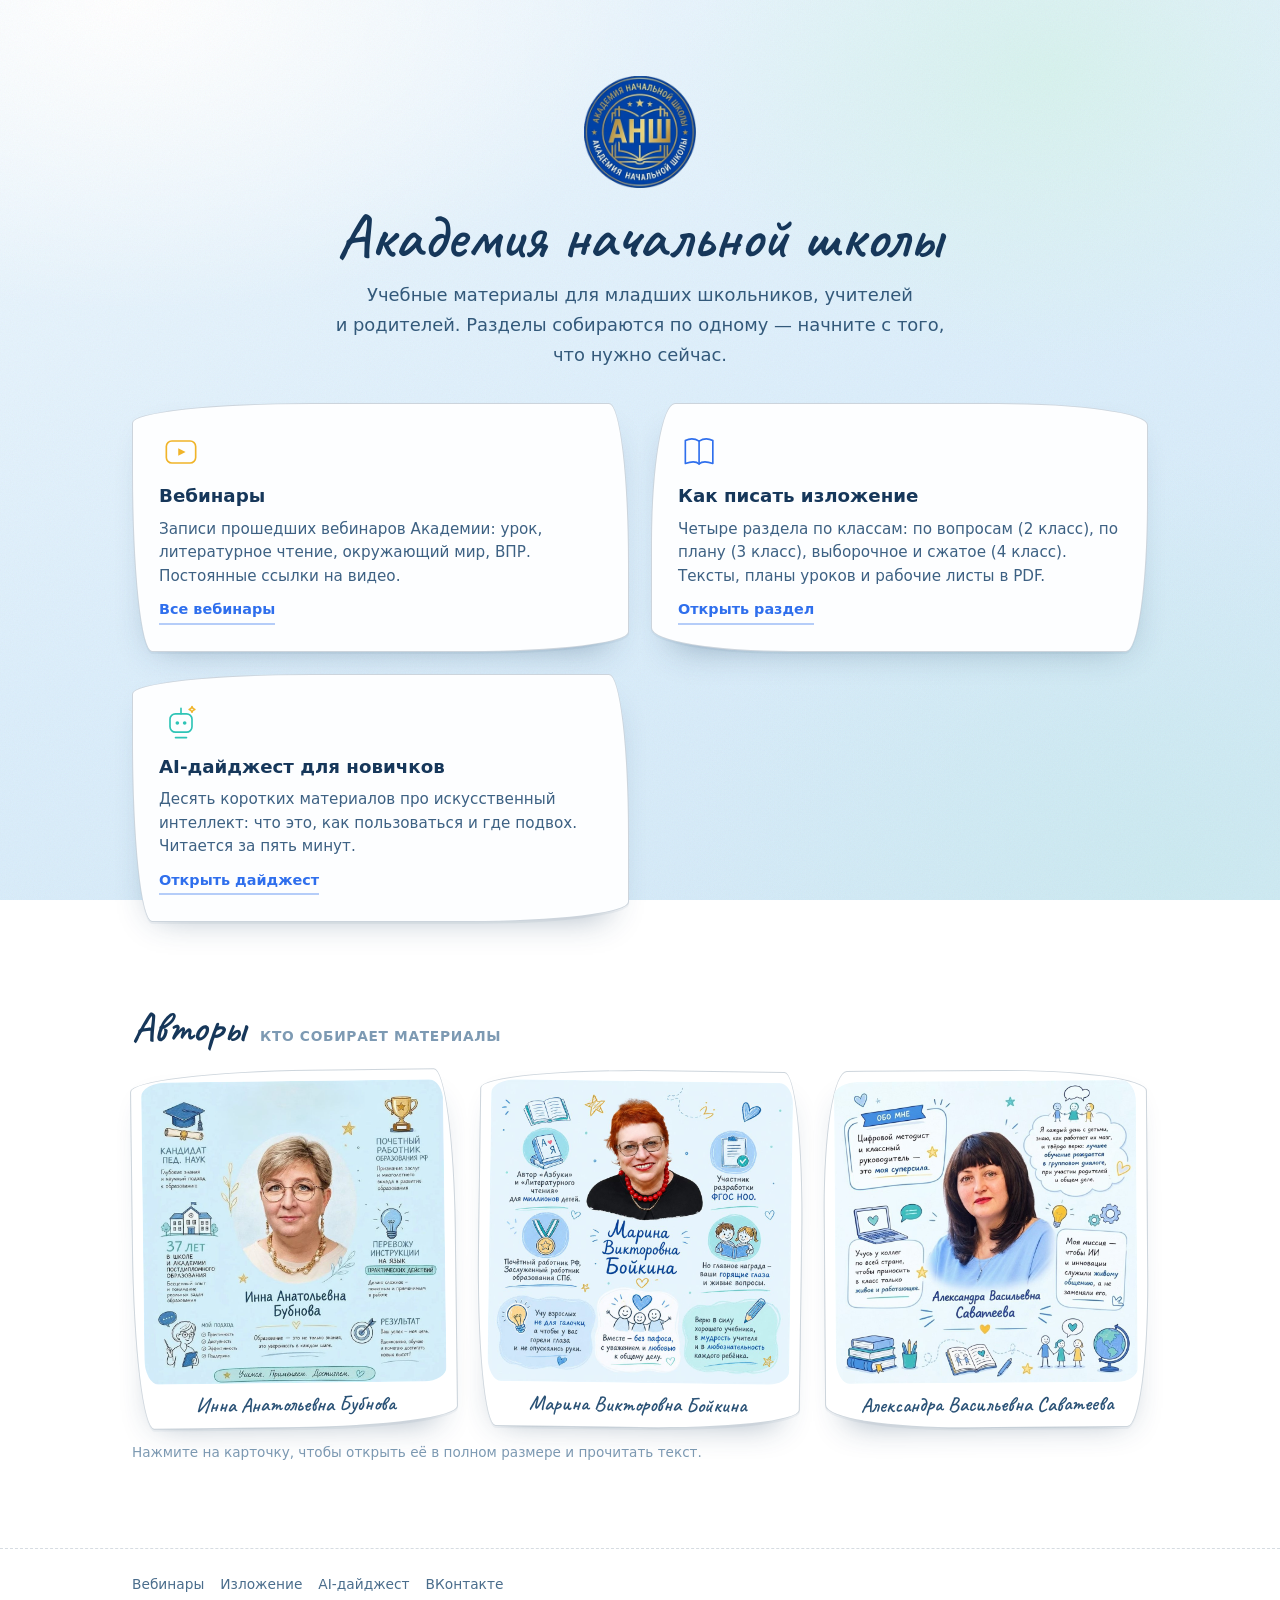
<file: index.html>
<!doctype html>
<html lang="ru">
<head>
<meta charset="utf-8">
<meta name="viewport" content="width=device-width, initial-scale=1">
<title>Академия начальной школы</title>
<meta name="description" content="Учебные материалы для начальной школы: изложение по шагам, записи вебинаров и AI-дайджест для учителей.">
<link rel="icon" type="image/png" href="./logo.png">
<meta property="og:type" content="website">
<meta property="og:site_name" content="Академия начальной школы">
<meta property="og:locale" content="ru_RU">
<meta property="og:title" content="Академия начальной школы">
<meta property="og:description" content="Учебные материалы для младших школьников, учителей и родителей: как писать изложение и AI-дайджест для учителей.">
<meta property="og:url" content="https://academiansh.github.io/">
<meta property="og:image" content="https://academiansh.github.io/og-cover.png">
<meta property="og:image:width" content="1200">
<meta property="og:image:height" content="630">
<meta property="og:image:alt" content="Академия начальной школы — методическая копилка">
<meta name="twitter:card" content="summary_large_image">
<meta name="twitter:title" content="Академия начальной школы">
<meta name="twitter:description" content="Готовые разделы для начальной школы: изложение по классам и AI-дайджест для учителей.">
<meta name="twitter:image" content="https://academiansh.github.io/og-cover.png">
<link rel="stylesheet" href="./izlozhenie/fonts.css">
<link rel="stylesheet" href="./izlozhenie/style.css">
<style>
  .home-hero{text-align:center;padding-block:clamp(36px,8vw,76px) clamp(20px,4vw,34px)}
  .home-logo{width:clamp(84px,12vw,112px);height:auto;display:block;margin:0 auto 18px}
  .home-hero h1{margin:0 0 12px}
  .home-hero .lead{margin-inline:auto;max-width:56ch}
  .home-cards{margin-bottom:clamp(28px,5vw,48px)}

  .people{
    display:grid;
    grid-template-columns:repeat(3,minmax(0,1fr));
    gap:clamp(14px,2.6vw,22px);
    list-style:none;
    margin:0;
    padding:0;
  }

  .person{
    display:block;
    padding:10px 10px 0;
    background:#fff;
    border:1.5px solid var(--line-soft);
    border-radius:var(--radius-a);
    box-shadow:var(--shadow);
    text-decoration:none;
    color:inherit;
    transform:rotate(-.7deg);
    transition:transform .18s ease, box-shadow .18s ease, border-color .18s ease;
  }

  .people li:nth-child(2) .person{transform:rotate(.8deg)}

  .people li:nth-child(3) .person{
    border-radius:24px 150px 22px 140px / 140px 22px 150px 24px;
    transform:rotate(-.4deg);
  }

  .person:hover,
  .person:focus-visible{
    transform:translateY(-4px) rotate(0deg);
    border-color:rgba(28,63,96,.45);
    box-shadow:0 3px 0 rgba(28,63,96,.06), 0 24px 42px -26px rgba(28,63,96,.5);
  }

  .person img{
    display:block;
    width:100%;
    height:auto;
    aspect-ratio:1/1;
    object-fit:cover;
    border-radius:26px 14px 22px 14px / 14px 22px 14px 26px;
  }

  .person-name{
    display:block;
    padding:10px 6px 12px;
    text-align:center;
    font-family:"Caveat","Segoe Script",cursive;
    font-size:1.28rem;
    line-height:1.08;
    color:#2a5276;
  }

  .people-hint{
    margin:14px 0 0;
    font-size:.85rem;
    color:var(--ink-faint);
  }

  @media (max-width:820px){
    .people{grid-template-columns:1fr;max-width:420px;margin-inline:auto}
    .person,
    .people li:nth-child(2) .person,
    .people li:nth-child(3) .person{transform:none}
  }
</style>
</head>
<body>

<a class="skip" href="#main">Перейти к содержанию</a>

<main id="main">
  <div class="wrap">

    <section class="home-hero">
      <img class="home-logo" src="./logo.png" alt="Эмблема Академии начальной школы" width="512" height="512" decoding="async">
      <h1>Академия начальной школы</h1>
      <p class="lead">Учебные материалы для младших школьников, учителей и родителей. Разделы собираются по одному — начните с того, что нужно сейчас.</p>
    </section>

    <!-- Новые разделы добавляются карточками ниже -->
    <ul class="cards home-cards">
      <li class="card">
        <div class="card-top">
          <svg class="card-icon" viewBox="0 0 48 48" fill="none" stroke="#f0b429" stroke-width="1.8" stroke-linecap="round" stroke-linejoin="round" aria-hidden="true">
            <rect x="8" y="12" width="32" height="24" rx="6"/>
            <path d="M21 20l8 4-8 4z" fill="#f0b429" stroke="none"/>
          </svg>
        </div>
        <h3>Вебинары</h3>
        <p>Записи прошедших вебинаров Академии: урок, литературное чтение, окружающий мир, ВПР. Постоянные ссылки на видео.</p>
        <a class="card-link" href="./vebinary/">Все вебинары</a>
      </li>

      <li class="card">
        <div class="card-top">
          <svg class="card-icon" viewBox="0 0 48 48" fill="none" stroke="#2f6fed" stroke-width="1.8" stroke-linecap="round" stroke-linejoin="round" aria-hidden="true">
            <path d="M8 11.5c5-2.5 10-2.5 15 .6 5-3.1 10-3.1 15-.6v25c-7-2.5-12-2.5-15 .6-3-3.1-8-3.1-15-.6Z"/>
            <path d="M23 12v25"/>
          </svg>
        </div>
        <h3>Как писать изложение</h3>
        <p>Четыре раздела по классам: по вопросам (2 класс), по плану (3 класс), выборочное и сжатое (4 класс). Тексты, планы уроков и рабочие листы в PDF.</p>
        <a class="card-link" href="./izlozhenie/">Открыть раздел</a>
      </li>

      <li class="card">
        <div class="card-top">
          <svg class="card-icon" viewBox="0 0 48 48" fill="none" stroke="#2ec4b6" stroke-width="1.8" stroke-linecap="round" stroke-linejoin="round" aria-hidden="true">
            <rect x="12" y="14" width="24" height="20" rx="6"/>
            <circle cx="20" cy="24" r="2" fill="#2ec4b6" stroke="none"/>
            <circle cx="28" cy="24" r="2" fill="#2ec4b6" stroke="none"/>
            <path d="M24 8v6M18 40h12"/>
            <path d="M36 6c.4 2 1.2 2.8 3.2 3.2-2 .4-2.8 1.2-3.2 3.2-.4-2-1.2-2.8-3.2-3.2 2-.4 2.8-1.2 3.2-3.2Z" stroke="#f0b429" stroke-width="1.6"/>
          </svg>
        </div>
        <h3>AI-дайджест для новичков</h3>
        <p>Десять коротких материалов про искусственный интеллект: что это, как пользоваться и где подвох. Читается за пять минут.</p>
        <a class="card-link" href="https://academiansh.github.io/academy-ai-digest/" target="_blank" rel="noopener">Открыть дайджест</a>
      </li>
    </ul>

    <section class="section" id="avtory" aria-labelledby="avtory-title">
      <div class="section-head">
        <h2 id="avtory-title">Авторы</h2>
        <span class="section-note">Кто собирает материалы</span>
      </div>

      <ul class="people">
        <li>
          <a class="person" href="./avtor-bubnova.jpg" target="_blank" rel="noopener">
            <img src="./avtor-bubnova.jpg" alt="Визитка: Инна Анатольевна Бубнова — кандидат педагогических наук, 37 лет в школе и академии постдипломного образования" width="1000" height="1000" decoding="async">
            <span class="person-name">Инна Анатольевна Бубнова</span>
          </a>
        </li>
        <li>
          <a class="person" href="./avtor-boykina.jpg" target="_blank" rel="noopener">
            <img src="./avtor-boykina.jpg" alt="Визитка: Марина Викторовна Бойкина — автор «Азбуки» и «Литературного чтения», участник разработки ФГОС НОО" width="1000" height="1000" decoding="async">
            <span class="person-name">Марина Викторовна Бойкина</span>
          </a>
        </li>
        <li>
          <a class="person" href="./avtor-savvateeva.jpg" target="_blank" rel="noopener">
            <img src="./avtor-savvateeva.jpg" alt="Визитка: Александра Васильевна Саватеева — цифровой методист и классный руководитель" width="1000" height="1000" decoding="async">
            <span class="person-name">Александра Васильевна Саватеева</span>
          </a>
        </li>
      </ul>

      <p class="people-hint">Нажмите на карточку, чтобы открыть её в полном размере и прочитать текст.</p>
    </section>

  </div>
</main>

<footer class="site-footer">
  <div class="wrap footer-inner">
    <nav class="footer-nav" aria-label="Навигация в подвале">
      <a href="./vebinary/">Вебинары</a>
      <a href="./izlozhenie/">Изложение</a>
      <a href="https://academiansh.github.io/academy-ai-digest/" target="_blank" rel="noopener">AI-дайджест</a>
      <a href="https://vk.ru/academia_nsh" target="_blank" rel="noopener">ВКонтакте</a>
    </nav>
  </div>
</footer>

</body>
</html>
</file>
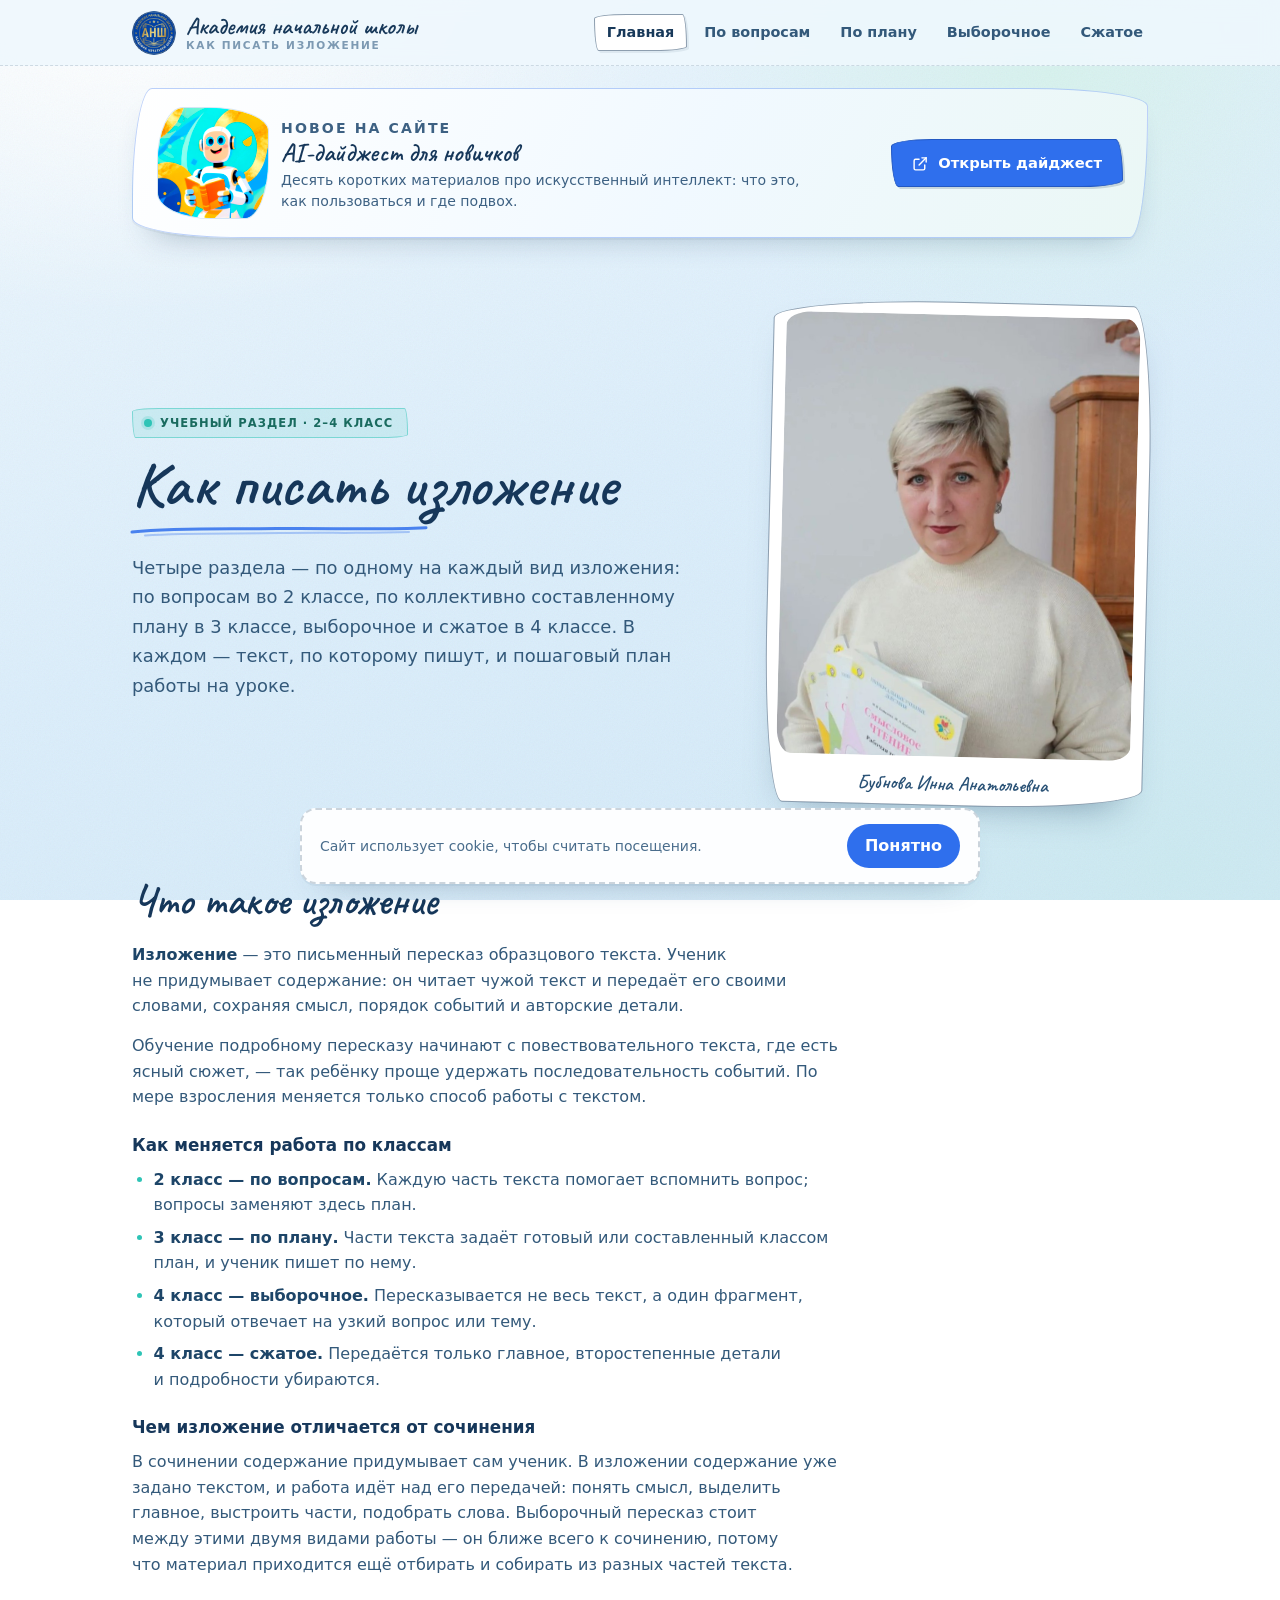
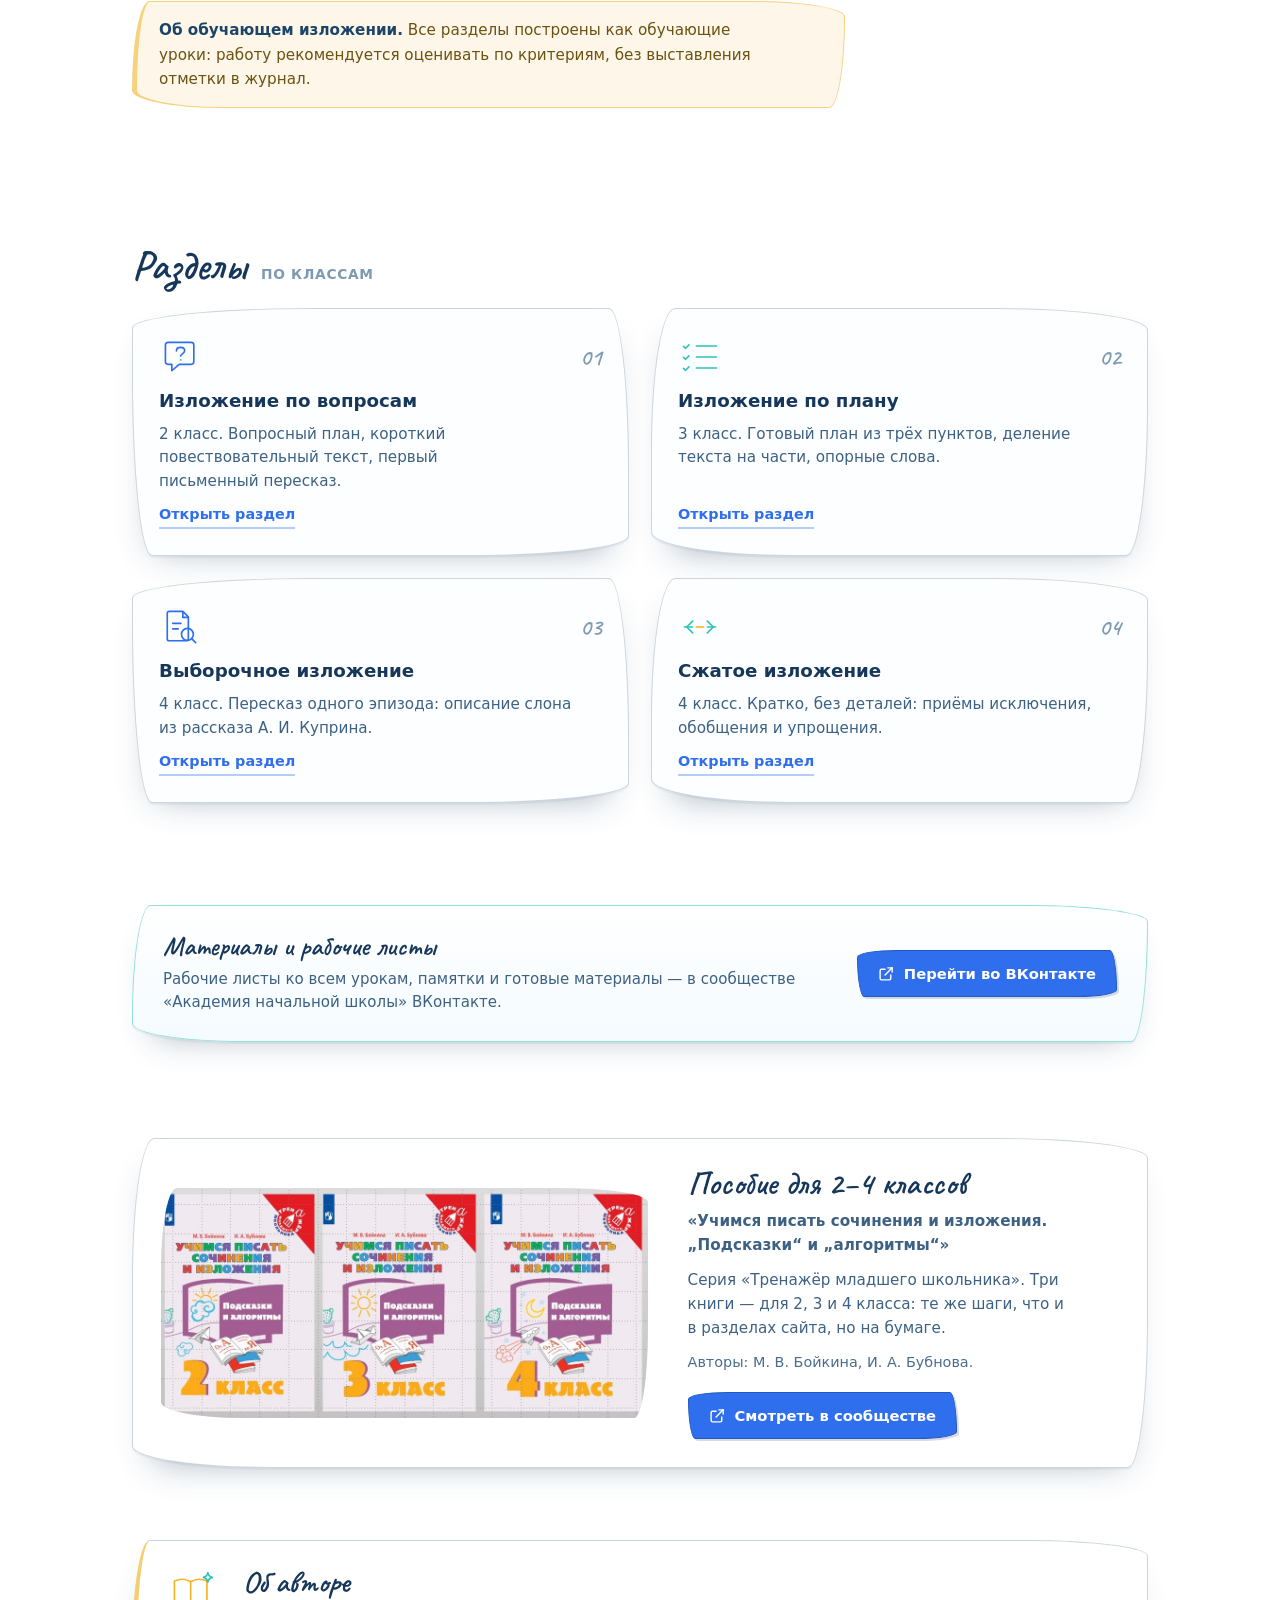
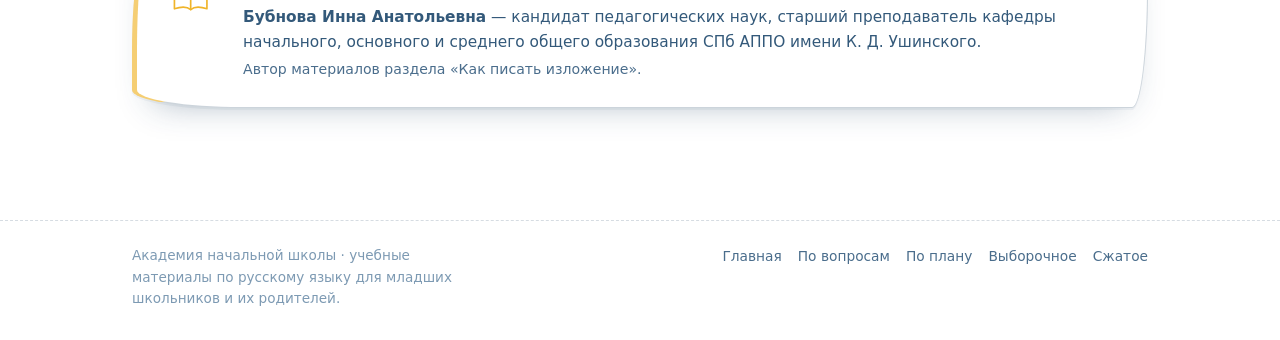
<file: izlozhenie/index.html>
<!doctype html>
<html lang="ru">
<head>
<meta charset="utf-8">
<meta name="viewport" content="width=device-width, initial-scale=1">
<title>Как писать изложение — Академия начальной школы</title>
<meta name="description" content="Четыре вида изложений для начальной школы: по вопросам во 2 классе, по плану в 3 классе, выборочное и сжатое в 4 классе. Тексты, планы работы и памятки.">
<link rel="icon" type="image/png" href="./logo.png">
<meta property="og:type" content="website">
<meta property="og:site_name" content="Академия начальной школы">
<meta property="og:locale" content="ru_RU">
<meta property="og:title" content="Как писать изложение: 4 вида по классам">
<meta property="og:description" content="Тексты произведений, планы уроков и рабочие листы в PDF: по вопросам во 2 классе, по плану в 3 классе, выборочное и сжатое в 4 классе.">
<meta property="og:url" content="https://academiansh.github.io/izlozhenie/">
<meta property="og:image" content="https://academiansh.github.io/og-izlozhenie.png">
<meta property="og:image:width" content="1200">
<meta property="og:image:height" content="630">
<meta property="og:image:alt" content="Как писать изложение — четыре вида работы по классам">
<meta name="twitter:card" content="summary_large_image">
<meta name="twitter:title" content="Как писать изложение: 4 вида по классам">
<meta name="twitter:description" content="Тексты произведений, планы уроков и рабочие листы в PDF для 2–4 классов.">
<meta name="twitter:image" content="https://academiansh.github.io/og-izlozhenie.png">
<link rel="stylesheet" href="./fonts.css">
<link rel="stylesheet" href="./style.css">
  <!-- Yandex.Metrika counter -->
  <script>
    (function (m, e, t, r, i, k, a) {
      m[i] = m[i] || function () { (m[i].a = m[i].a || []).push(arguments); };
      m[i].l = 1 * new Date();
      for (var j = 0; j < document.scripts.length; j++) {
        if (document.scripts[j].src === r) { return; }
      }
      k = e.createElement(t);
      a = e.getElementsByTagName(t)[0];
      k.async = 1;
      k.src = r;
      a.parentNode.insertBefore(k, a);
    })(window, document, "script", "https://mc.yandex.ru/metrika/tag.js", "ym");

    ym(114129764, "init", {
      clickmap: true,
      trackLinks: true,
      accurateTrackBounce: true,
      webvisor: true
    });
  </script>
  <noscript>
    <div><img src="https://mc.yandex.ru/watch/114129764" style="position:absolute; left:-9999px;" alt=""></div>
  </noscript>
  <!-- /Yandex.Metrika counter -->
</head>
<body>

<a class="skip" href="#main">Перейти к содержанию</a>

<header class="site-header">
  <div class="wrap header-inner">
    <a class="brand" href="./index.html">
      <img class="brand-mark" src="./logo.png" alt="" width="44" height="44" decoding="async">
      <span class="brand-text">
        <span class="brand-title">Академия начальной школы</span>
        <span class="brand-sub">как писать изложение</span>
      </span>
    </a>

    <nav class="nav" aria-label="Разделы">
      <a href="./index.html" aria-current="page">Главная</a>
      <a href="./izlozhenie-po-voprosam.html">По вопросам</a>
      <a href="./izlozhenie-po-planu.html">По плану</a>
      <a href="./vyborochnoe-izlozhenie.html">Выборочное</a>
      <a href="./szhatoe-izlozhenie.html">Сжатое</a>
    </nav>
  </div>
</header>

<main id="main">
  <div class="wrap">

    <section class="promo" aria-labelledby="promo-title">
      <div class="promo-lead">
        <img class="promo-img" src="./digest-ai.jpg" alt="Робот читает книгу — иллюстрация к AI-дайджесту" width="1024" height="1024" decoding="async">
        <div class="promo-text">
          <p class="promo-label">Новое на сайте</p>
          <h2 class="promo-title" id="promo-title">AI-дайджест для новичков</h2>
          <p>Десять коротких материалов про искусственный интеллект: что это, как пользоваться и где подвох.</p>
        </div>
      </div>
      <a class="cta-btn" href="https://academiansh.github.io/academy-ai-digest/" target="_blank" rel="noopener">
        <svg viewBox="0 0 24 24" fill="none" stroke="currentColor" stroke-width="2" stroke-linecap="round" stroke-linejoin="round" aria-hidden="true">
          <path d="M14 4h6v6"/>
          <path d="M20 4 10 14"/>
          <path d="M18 14v5a2 2 0 0 1-2 2H5a2 2 0 0 1-2-2V8a2 2 0 0 1 2-2h5"/>
        </svg>
        Открыть дайджест
      </a>
    </section>

    <section class="hero">
      <div>
        <span class="badge">Учебный раздел · 2–4 класс</span>
        <h1>Как писать изложение</h1>
        <svg class="uline" viewBox="0 0 300 14" fill="none" stroke="#2f6fed" stroke-width="3" stroke-linecap="round" preserveAspectRatio="none" aria-hidden="true">
          <path d="M3 9C50 4.5 99 6.4 148 5.6c49-.8 99 1.6 149-.9" opacity=".85"/>
          <path d="M16 12.5c43-3 90-1.6 135-2.4 45-.8 84 .6 129-1.1" stroke="rgba(47,111,237,.32)" stroke-width="2"/>
        </svg>
        <p class="lead">Четыре раздела — по одному на каждый вид изложения: по вопросам во 2 классе, по коллективно составленному плану в 3 классе, выборочное и сжатое в 4 классе. В каждом — текст, по которому пишут, и пошаговый план работы на уроке.</p>
      </div>

      <!--
        ФОТО: файл author.jpg лежит рядом с index.html, обрезан под рамку 4:5.
        Чтобы заменить — положите новый файл с тем же именем и размером 800×1000.
        Подпись автора меняется в <figcaption> ниже (имя и роль).
      -->
      <figure class="portrait" id="author">
        <img src="./author.jpg" alt="Бубнова Инна Анатольевна, автор раздела «Как писать изложение»" width="800" height="1000" decoding="async">
        <figcaption>Бубнова Инна Анатольевна</figcaption>
      </figure>
    </section>

    <section class="section" aria-labelledby="what-title">
      <div class="section-head">
        <h2 id="what-title">Что такое изложение</h2>
      </div>

      <div class="content">
        <p><strong>Изложение</strong> — это письменный пересказ образцового текста. Ученик не придумывает содержание: он читает чужой текст и передаёт его своими словами, сохраняя смысл, порядок событий и авторские детали.</p>
        <p>Обучение подробному пересказу начинают с повествовательного текста, где есть ясный сюжет, — так ребёнку проще удержать последовательность событий. По мере взросления меняется только способ работы с текстом.</p>

        <h3>Как меняется работа по классам</h3>
        <ul>
          <li><strong>2 класс — по вопросам.</strong> Каждую часть текста помогает вспомнить вопрос; вопросы заменяют здесь план.</li>
          <li><strong>3 класс — по плану.</strong> Части текста задаёт готовый или составленный классом план, и ученик пишет по нему.</li>
          <li><strong>4 класс — выборочное.</strong> Пересказывается не весь текст, а один фрагмент, который отвечает на узкий вопрос или тему.</li>
          <li><strong>4 класс — сжатое.</strong> Передаётся только главное, второстепенные детали и подробности убираются.</li>
        </ul>

        <h3>Чем изложение отличается от сочинения</h3>
        <p>В сочинении содержание придумывает сам ученик. В изложении содержание уже задано текстом, и работа идёт над его передачей: понять смысл, выделить главное, выстроить части, подобрать слова. Выборочный пересказ стоит между этими двумя видами работы — он ближе всего к сочинению, потому что материал приходится ещё отбирать и собирать из разных частей текста.</p>

        <div class="note">
          <p><strong>Об обучающем изложении.</strong> Все разделы построены как обучающие уроки: работу рекомендуется оценивать по критериям, без выставления отметки в журнал.</p>
        </div>
      </div>
    </section>

    <section class="section" aria-labelledby="sections-title">
      <div class="section-head">
        <h2 id="sections-title">Разделы</h2>
        <span class="section-note">по классам</span>
      </div>

      <ul class="cards">
        <li class="card">
          <div class="card-top">
            <svg class="card-icon" viewBox="0 0 48 48" fill="none" stroke="#2f6fed" stroke-width="1.8" stroke-linecap="round" stroke-linejoin="round" aria-hidden="true">
              <path d="M10 8h25a3 3 0 0 1 3 3v18a3 3 0 0 1-3 3H22l-8 7v-7h-4a3 3 0 0 1-3-3V11a3 3 0 0 1 3-3Z"/>
              <path d="M19 17.5c0-2.4 2-4 4.6-4s4.4 1.5 4.4 3.8c0 2.8-3.8 3-4.4 5.6"/>
              <circle cx="23.7" cy="27.2" r="1" fill="#2ec4b6" stroke="none"/>
            </svg>
            <span class="card-num">01</span>
          </div>
          <h3>Изложение по вопросам</h3>
          <p>2 класс. Вопросный план, короткий повествовательный текст, первый письменный пересказ.</p>
          <a class="card-link" href="./izlozhenie-po-voprosam.html">Открыть раздел</a>
        </li>

        <li class="card">
          <div class="card-top">
            <svg class="card-icon" viewBox="0 0 48 48" fill="none" stroke="#2ec4b6" stroke-width="1.8" stroke-linecap="round" stroke-linejoin="round" aria-hidden="true">
              <path d="M20 12h22M20 24h22M20 36h22"/>
              <path d="M6 12.4l2.3 2.1 3.6-3.8"/>
              <path d="M6 24.4l2.3 2.1 3.6-3.8"/>
              <path d="M6 36.4l2.3 2.1 3.6-3.8"/>
            </svg>
            <span class="card-num">02</span>
          </div>
          <h3>Изложение по плану</h3>
          <p>3 класс. Готовый план из трёх пунктов, деление текста на части, опорные слова.</p>
          <a class="card-link" href="./izlozhenie-po-planu.html">Открыть раздел</a>
        </li>

        <li class="card">
          <div class="card-top">
            <svg class="card-icon" viewBox="0 0 48 48" fill="none" stroke="#2f6fed" stroke-width="1.8" stroke-linecap="round" stroke-linejoin="round" aria-hidden="true">
              <path d="M11 7h15l6 6v24a2 2 0 0 1-2 2H11a2 2 0 0 1-2-2V9a2 2 0 0 1 2-2Z"/>
              <path d="M26 7.5v6h6"/>
              <path d="M15 20h9M15 26h6"/>
              <circle cx="31" cy="32" r="6.5"/>
              <path d="M35.6 36.6 40 41"/>
            </svg>
            <span class="card-num">03</span>
          </div>
          <h3>Выборочное изложение</h3>
          <p>4 класс. Пересказ одного эпизода: описание слона из рассказа А. И. Куприна.</p>
          <a class="card-link" href="./vyborochnoe-izlozhenie.html">Открыть раздел</a>
        </li>

        <li class="card">
          <div class="card-top">
            <svg class="card-icon" viewBox="0 0 48 48" fill="none" stroke="#2ec4b6" stroke-width="1.8" stroke-linecap="round" stroke-linejoin="round" aria-hidden="true">
              <path d="M7 24h9M32 24h9"/>
              <path d="M16 17.5 9.5 24 16 30.5M32 17.5 38.5 24 32 30.5"/>
              <path d="M20 24h8" stroke="#f0b429"/>
            </svg>
            <span class="card-num">04</span>
          </div>
          <h3>Сжатое изложение</h3>
          <p>4 класс. Кратко, без деталей: приёмы исключения, обобщения и упрощения.</p>
          <a class="card-link" href="./szhatoe-izlozhenie.html">Открыть раздел</a>
        </li>
      </ul>
    </section>

    <section class="section" aria-labelledby="community-title">
      <div class="cta">
        <div class="cta-text">
          <h2 class="cta-title" id="community-title">Материалы и рабочие листы</h2>
          <p>Рабочие листы ко всем урокам, памятки и готовые материалы — в сообществе «Академия начальной школы» ВКонтакте.</p>
        </div>
        <a class="cta-btn" href="https://vk.ru/academia_nsh" target="_blank" rel="noopener">
          <svg viewBox="0 0 24 24" fill="none" stroke="currentColor" stroke-width="2" stroke-linecap="round" stroke-linejoin="round" aria-hidden="true">
            <path d="M14 4h6v6"/>
            <path d="M20 4 10 14"/>
            <path d="M18 14v5a2 2 0 0 1-2 2H5a2 2 0 0 1-2-2V8a2 2 0 0 1 2-2h5"/>
          </svg>
          Перейти во ВКонтакте
        </a>
      </div>
    </section>

    <section class="section" aria-labelledby="books-title">
      <div class="books">
        <figure class="books-media">
          <img src="./posobiya.jpg" alt="Обложки пособия «Учимся писать сочинения и изложения» для 2, 3 и 4 классов" width="1032" height="486" decoding="async">
        </figure>
        <div>
          <h2 id="books-title">Пособие для 2–4 классов</h2>
          <p class="books-name">«Учимся писать сочинения и изложения. „Подсказки“ и „алгоритмы“»</p>
          <p>Серия «Тренажёр младшего школьника». Три книги — для 2, 3 и 4 класса: те же шаги, что и в разделах сайта, но на бумаге.</p>
          <p class="books-meta">Авторы: М. В. Бойкина, И. А. Бубнова.</p>
          <a class="cta-btn" href="https://vk.ru/academia_nsh" target="_blank" rel="noopener">
            <svg viewBox="0 0 24 24" fill="none" stroke="currentColor" stroke-width="2" stroke-linecap="round" stroke-linejoin="round" aria-hidden="true">
              <path d="M14 4h6v6"/>
              <path d="M20 4 10 14"/>
              <path d="M18 14v5a2 2 0 0 1-2 2H5a2 2 0 0 1-2-2V8a2 2 0 0 1 2-2h5"/>
            </svg>
            Смотреть в сообществе
          </a>
        </div>
      </div>
    </section>

    <section class="section" aria-labelledby="author-title">
      <div class="author-block">
        <svg class="author-mark" viewBox="0 0 56 56" fill="none" stroke="#f0b429" stroke-width="1.8" stroke-linecap="round" stroke-linejoin="round" aria-hidden="true">
          <path d="M8 15c6-2.6 11.6-2.6 17.5 .8 5.9-3.4 11.5-3.4 17.5-.8v30c-7.8-2.6-13.4-2.6-17.5 .8-4.1-3.4-9.7-3.4-17.5-.8Z"/>
          <path d="M25.5 15.8v30"/>
          <path d="M44 6c.5 3 1.7 4.4 4.8 5.2-3.1.8-4.3 2.2-4.8 5.2-.5-3-1.7-4.4-4.8-5.2 3.1-.8 4.3-2.2 4.8-5.2Z" stroke="#2ec4b6"/>
        </svg>
        <div>
          <h2 id="author-title">Об авторе</h2>
          <p><strong>Бубнова Инна Анатольевна</strong> — кандидат педагогических наук, старший преподаватель кафедры начального, основного и среднего общего образования СПб АППО имени К. Д. Ушинского.</p>
          <p class="author-role">Автор материалов раздела «Как писать изложение».</p>
        </div>
      </div>
    </section>

  </div>
</main>

<footer class="site-footer">
  <div class="wrap footer-inner">
    <p class="footer-note">Академия начальной школы · учебные материалы по русскому языку для младших школьников и их родителей.</p>
    <nav class="footer-nav" aria-label="Навигация в подвале">
      <a href="./index.html">Главная</a>
      <a href="./izlozhenie-po-voprosam.html">По вопросам</a>
      <a href="./izlozhenie-po-planu.html">По плану</a>
      <a href="./vyborochnoe-izlozhenie.html">Выборочное</a>
      <a href="./szhatoe-izlozhenie.html">Сжатое</a>
    </nav>
  </div>
</footer>

<div class="cookie-note" data-cookie-note>
  <p>Сайт использует cookie, чтобы считать посещения.</p>
  <button type="button" data-cookie-accept>Понятно</button>
</div>
<script>
(function () {
  var note = document.querySelector("[data-cookie-note]");
  if (!note) return;
  var accepted = null;
  try { accepted = localStorage.getItem("cookie-ok"); } catch (error) { accepted = null; }
  if (!accepted) note.classList.add("is-visible");
  var button = note.querySelector("[data-cookie-accept]");
  if (button) {
    button.addEventListener("click", function () {
      note.classList.remove("is-visible");
      try { localStorage.setItem("cookie-ok", "1"); } catch (error) {}
    });
  }
})();
</script>
</body>
</html>
</file>
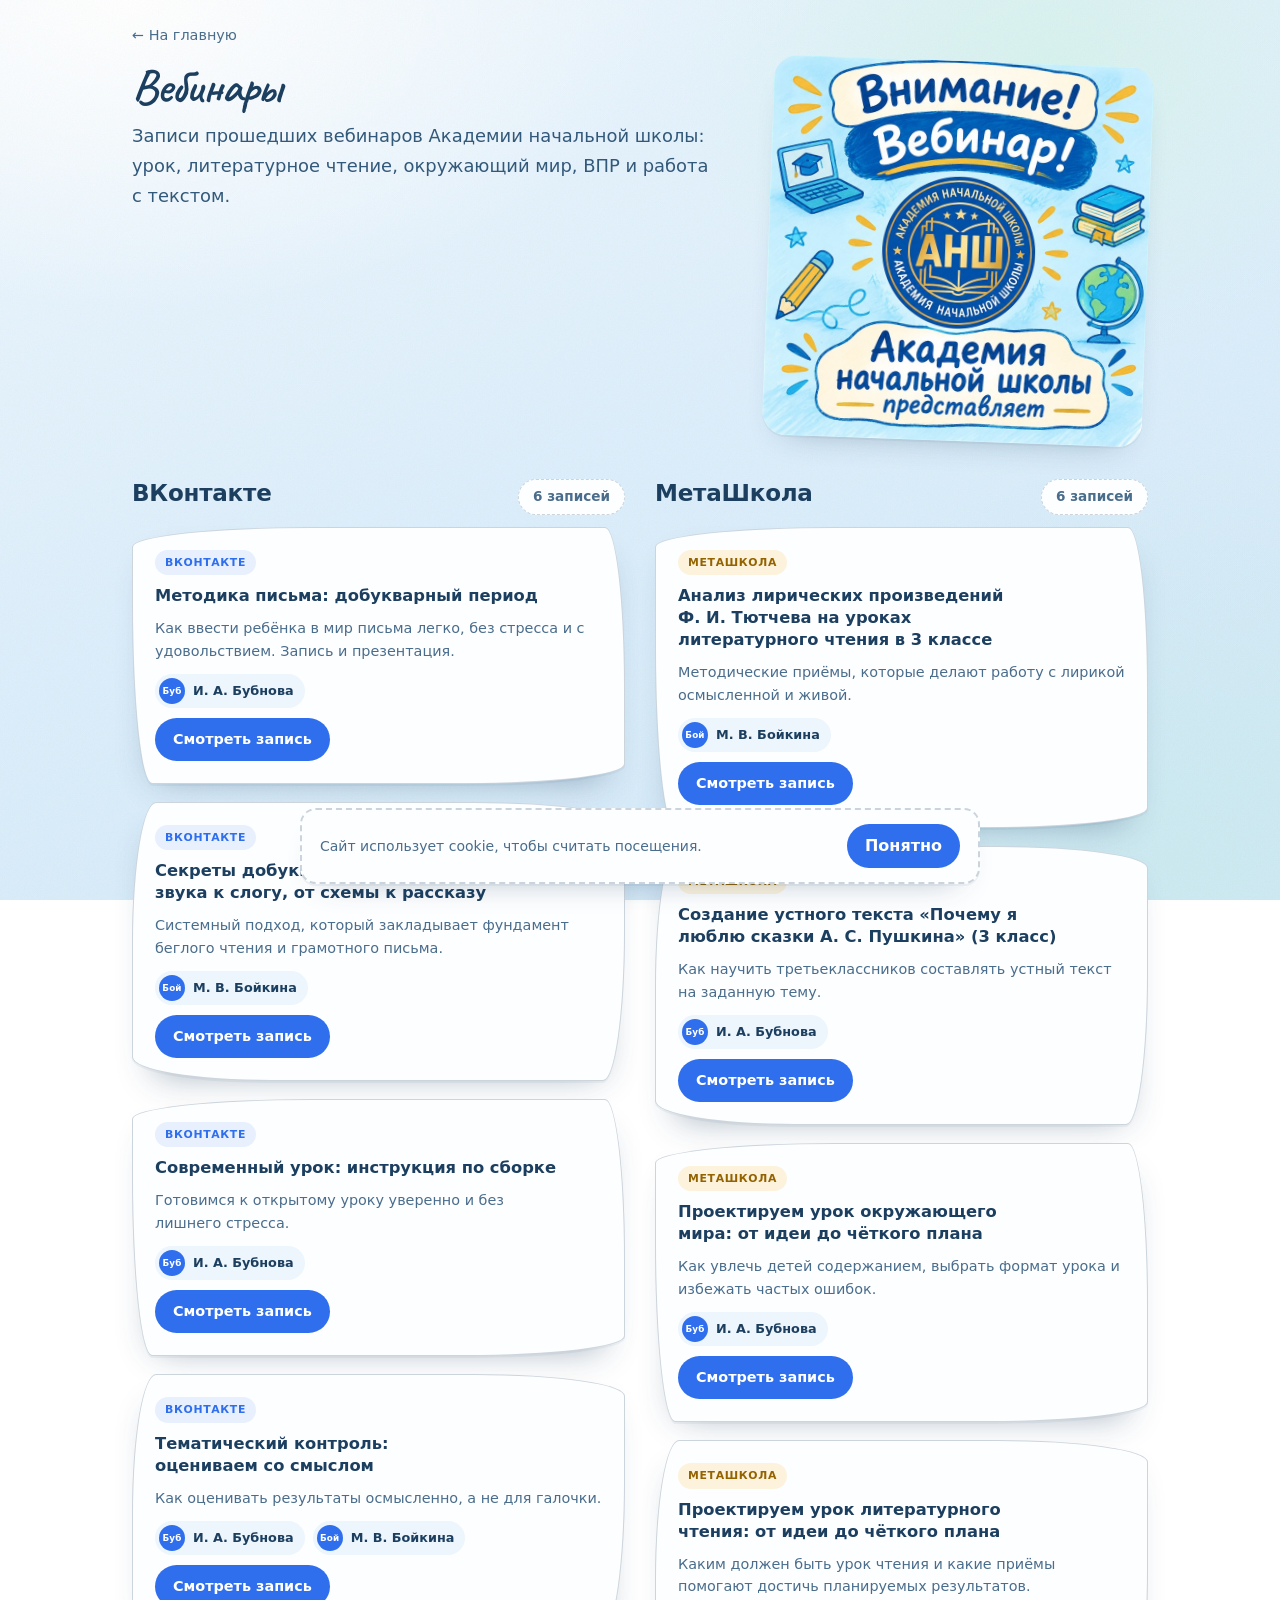
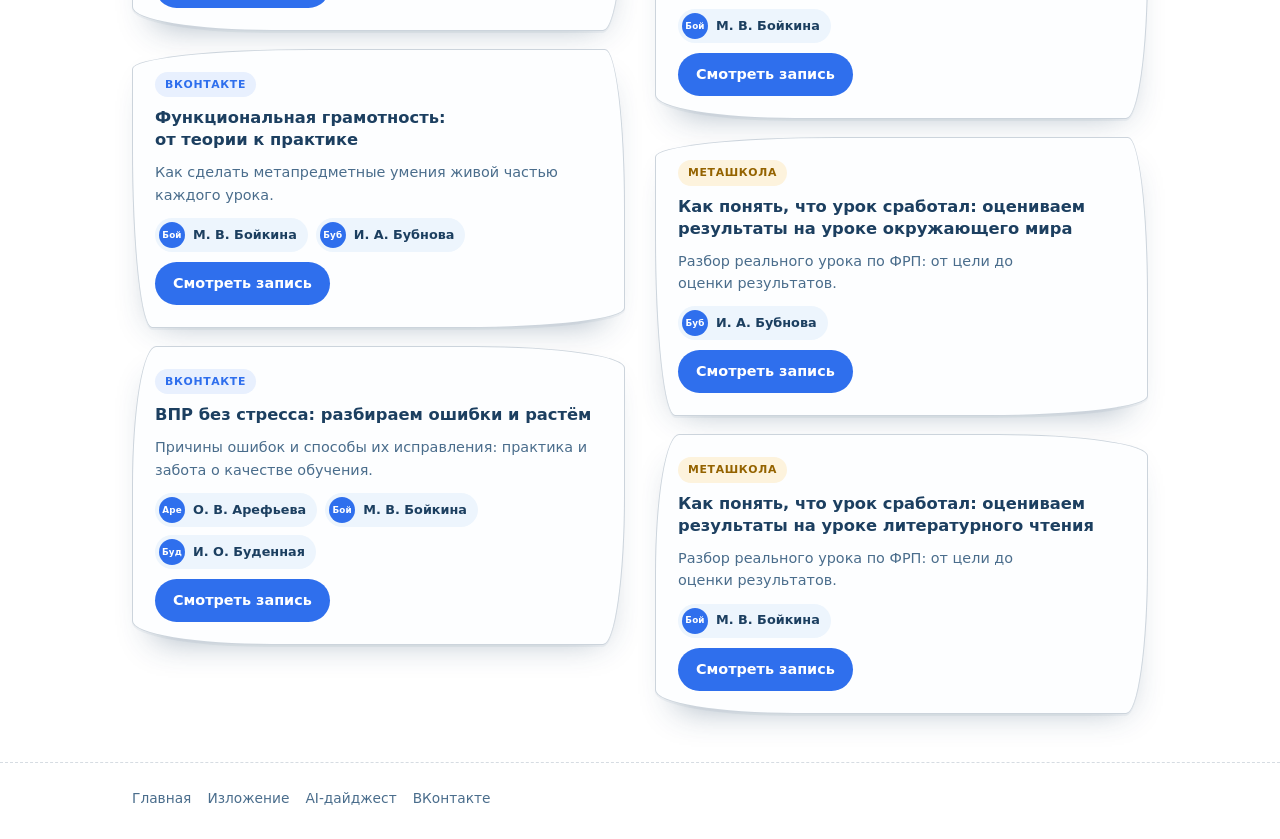
<file: vebinary/index.html>
﻿<!doctype html>
<html lang="ru">
<head>
<meta charset="utf-8">
<meta name="viewport" content="width=device-width, initial-scale=1">
<title>Вебинары — Академия начальной школы</title>
<meta name="description" content="Записи прошедших вебинаров Академии начальной школы: ВКонтакте и МетаШкола. Урок, литературное чтение, окружающий мир, ВПР.">
<link rel="icon" type="image/png" href="../logo.png">
<meta property="og:type" content="website">
<meta property="og:site_name" content="Академия начальной школы">
<meta property="og:locale" content="ru_RU">
<meta property="og:title" content="Вебинары Академии начальной школы">
<meta property="og:description" content="Записи прошедших вебинаров: ВКонтакте и МетаШкола.">
<meta property="og:url" content="https://academiansh.github.io/vebinary/">
<meta property="og:image" content="https://academiansh.github.io/og-cover.png">
<meta name="twitter:card" content="summary_large_image">
<link rel="stylesheet" href="../izlozhenie/fonts.css">
<link rel="stylesheet" href="../izlozhenie/style.css">
<link rel="stylesheet" href="./style.css?v=6">

  <!-- Yandex.Metrika counter -->
  <script>
    (function (m, e, t, r, i, k, a) {
      m[i] = m[i] || function () { (m[i].a = m[i].a || []).push(arguments); };
      m[i].l = 1 * new Date();
      for (var j = 0; j < document.scripts.length; j++) {
        if (document.scripts[j].src === r) { return; }
      }
      k = e.createElement(t);
      a = e.getElementsByTagName(t)[0];
      k.async = 1;
      k.src = r;
      a.parentNode.insertBefore(k, a);
    })(window, document, "script", "https://mc.yandex.ru/metrika/tag.js", "ym");

    ym(114129764, "init", {
      clickmap: true,
      trackLinks: true,
      accurateTrackBounce: true,
      webvisor: true
    });
  </script>
  <noscript>
    <div><img src="https://mc.yandex.ru/watch/114129764" style="position:absolute; left:-9999px;" alt=""></div>
  </noscript>
  <!-- /Yandex.Metrika counter -->
</head>
<body>

<a class="skip" href="#main">Перейти к содержанию</a>

<main id="main">
  <div class="wrap">

    <section class="page-head">
      <a class="crumbs" href="../">← На главную</a>
      <div class="head-row">
        <div class="head-text">
          <h1>Вебинары</h1>
          <p class="lead">Записи прошедших вебинаров Академии начальной школы: урок, литературное чтение, окружающий мир, ВПР и работа с текстом.</p>
        </div>
        <img class="head-badge" src="./vebinar-760.jpg" alt="Академия начальной школы приглашает на вебинар" width="380" height="380" loading="lazy">
      </div>
    </section>

    <div class="webinar-columns">

      <section class="webinar-column" id="vk">
        <div class="group-head">
          <h2>ВКонтакте</h2>
          <span class="count">6 записей</span>
        </div>

        <ul class="webinar-list">

          <li class="card webinar">
            <div class="webinar-body">
              <span class="webinar-tag webinar-tag--vk">ВКонтакте</span>
              <h3>Методика письма: добукварный период</h3>
              <p>Как ввести ребёнка в мир письма легко, без стресса и с удовольствием. Запись и презентация.</p>
              <ul class="speakers">
                <li class="speaker"><span class="avatar">Буб</span>И. А. Бубнова</li>
              </ul>
              <a class="btn-webinar" href="https://vk.com/video-241150367_456239017" target="_blank" rel="noopener">Смотреть запись</a>
            </div>
          </li>

          <li class="card webinar">
            <div class="webinar-body">
              <span class="webinar-tag webinar-tag--vk">ВКонтакте</span>
              <h3>Секреты добукварного периода: от звука к слогу, от схемы к рассказу</h3>
              <p>Системный подход, который закладывает фундамент беглого чтения и грамотного письма.</p>
              <ul class="speakers">
                <li class="speaker"><span class="avatar">Бой</span>М. В. Бойкина</li>
              </ul>
              <a class="btn-webinar" href="https://vk.com/video-241150367_456239021" target="_blank" rel="noopener">Смотреть запись</a>
            </div>
          </li>

          <li class="card webinar">
            <div class="webinar-body">
              <span class="webinar-tag webinar-tag--vk">ВКонтакте</span>
              <h3>Современный урок: инструкция по сборке</h3>
              <p>Готовимся к открытому уроку уверенно и без лишнего стресса.</p>
              <ul class="speakers">
                <li class="speaker"><span class="avatar">Буб</span>И. А. Бубнова</li>
              </ul>
              <a class="btn-webinar" href="https://vk.com/video-241150367_456239026" target="_blank" rel="noopener">Смотреть запись</a>
            </div>
          </li>

          <li class="card webinar">
            <div class="webinar-body">
              <span class="webinar-tag webinar-tag--vk">ВКонтакте</span>
              <h3>Тематический контроль: оцениваем со смыслом</h3>
              <p>Как оценивать результаты осмысленно, а не для галочки.</p>
              <ul class="speakers">
                <li class="speaker"><span class="avatar">Буб</span>И. А. Бубнова</li>
                <li class="speaker"><span class="avatar">Бой</span>М. В. Бойкина</li>
              </ul>
              <a class="btn-webinar" href="https://vkvideo.ru/video-241150367_456239027" target="_blank" rel="noopener">Смотреть запись</a>
            </div>
          </li>

          <li class="card webinar">
            <div class="webinar-body">
              <span class="webinar-tag webinar-tag--vk">ВКонтакте</span>
              <h3>Функциональная грамотность: от теории к практике</h3>
              <p>Как сделать метапредметные умения живой частью каждого урока.</p>
              <ul class="speakers">
                <li class="speaker"><span class="avatar">Бой</span>М. В. Бойкина</li>
                <li class="speaker"><span class="avatar">Буб</span>И. А. Бубнова</li>
              </ul>
              <a class="btn-webinar" href="https://vkvideo.ru/video-212454770_456240875" target="_blank" rel="noopener">Смотреть запись</a>
            </div>
          </li>

          <li class="card webinar">
            <div class="webinar-body">
              <span class="webinar-tag webinar-tag--vk">ВКонтакте</span>
              <h3>ВПР без стресса: разбираем ошибки и растём</h3>
              <p>Причины ошибок и способы их исправления: практика и забота о качестве обучения.</p>
              <ul class="speakers">
                <li class="speaker"><span class="avatar">Аре</span>О. В. Арефьева</li>
                <li class="speaker"><span class="avatar">Бой</span>М. В. Бойкина</li>
                <li class="speaker"><span class="avatar">Буд</span>И. О. Буденная</li>
              </ul>
              <a class="btn-webinar" href="https://vkvideo.ru/video-212454770_456240897" target="_blank" rel="noopener">Смотреть запись</a>
            </div>
          </li>

        </ul>
      </section>

      <section class="webinar-column" id="metaschool">
        <div class="group-head">
          <h2>МетаШкола</h2>
          <span class="count">6 записей</span>
        </div>

        <ul class="webinar-list">

          <li class="card webinar">
            <div class="webinar-body">
              <span class="webinar-tag webinar-tag--ms">МетаШкола</span>
              <h3>Анализ лирических произведений Ф. И. Тютчева на уроках литературного чтения в 3 классе</h3>
              <p>Методические приёмы, которые делают работу с лирикой осмысленной и живой.</p>
              <ul class="speakers">
                <li class="speaker"><span class="avatar">Бой</span>М. В. Бойкина</li>
              </ul>
              <a class="btn-webinar" href="https://metaschool.ru/pub/webinar/spisok-webinarov.php?studioId=4145" target="_blank" rel="noopener">Смотреть запись</a>
            </div>
          </li>

          <li class="card webinar">
            <div class="webinar-body">
              <span class="webinar-tag webinar-tag--ms">МетаШкола</span>
              <h3>Создание устного текста «Почему я люблю сказки А. С. Пушкина» (3 класс)</h3>
              <p>Как научить третьеклассников составлять устный текст на заданную тему.</p>
              <ul class="speakers">
                <li class="speaker"><span class="avatar">Буб</span>И. А. Бубнова</li>
              </ul>
              <a class="btn-webinar" href="https://metaschool.ru/pub/webinar/spisok-webinarov.php?studioId=4146" target="_blank" rel="noopener">Смотреть запись</a>
            </div>
          </li>

          <li class="card webinar">
            <div class="webinar-body">
              <span class="webinar-tag webinar-tag--ms">МетаШкола</span>
              <h3>Проектируем урок окружающего мира: от идеи до чёткого плана</h3>
              <p>Как увлечь детей содержанием, выбрать формат урока и избежать частых ошибок.</p>
              <ul class="speakers">
                <li class="speaker"><span class="avatar">Буб</span>И. А. Бубнова</li>
              </ul>
              <a class="btn-webinar" href="https://metaschool.ru/pub/webinar/spisok-webinarov.php?studioId=4165" target="_blank" rel="noopener">Смотреть запись</a>
            </div>
          </li>

          <li class="card webinar">
            <div class="webinar-body">
              <span class="webinar-tag webinar-tag--ms">МетаШкола</span>
              <h3>Проектируем урок литературного чтения: от идеи до чёткого плана</h3>
              <p>Каким должен быть урок чтения и какие приёмы помогают достичь планируемых результатов.</p>
              <ul class="speakers">
                <li class="speaker"><span class="avatar">Бой</span>М. В. Бойкина</li>
              </ul>
              <a class="btn-webinar" href="https://metaschool.ru/pub/webinar/spisok-webinarov.php?studioId=4167" target="_blank" rel="noopener">Смотреть запись</a>
            </div>
          </li>

          <li class="card webinar">
            <div class="webinar-body">
              <span class="webinar-tag webinar-tag--ms">МетаШкола</span>
              <h3>Как понять, что урок сработал: оцениваем результаты на уроке окружающего мира</h3>
              <p>Разбор реального урока по ФРП: от цели до оценки результатов.</p>
              <ul class="speakers">
                <li class="speaker"><span class="avatar">Буб</span>И. А. Бубнова</li>
              </ul>
              <a class="btn-webinar" href="https://metaschool.ru/pub/webinar/spisok-webinarov.php?studioId=4166" target="_blank" rel="noopener">Смотреть запись</a>
            </div>
          </li>

          <li class="card webinar">
            <div class="webinar-body">
              <span class="webinar-tag webinar-tag--ms">МетаШкола</span>
              <h3>Как понять, что урок сработал: оцениваем результаты на уроке литературного чтения</h3>
              <p>Разбор реального урока по ФРП: от цели до оценки результатов.</p>
              <ul class="speakers">
                <li class="speaker"><span class="avatar">Бой</span>М. В. Бойкина</li>
              </ul>
              <a class="btn-webinar" href="https://metaschool.ru/pub/webinar/spisok-webinarov.php?studioId=4168" target="_blank" rel="noopener">Смотреть запись</a>
            </div>
          </li>

        </ul>
      </section>

    </div>

  </div>
</main>

<footer class="site-footer">
  <div class="wrap footer-inner">
    <nav class="footer-nav" aria-label="Навигация в подвале">
      <a href="../">Главная</a>
      <a href="../izlozhenie/">Изложение</a>
      <a href="https://academiansh.github.io/academy-ai-digest/" target="_blank" rel="noopener">AI-дайджест</a>
      <a href="https://vk.ru/academia_nsh" target="_blank" rel="noopener">ВКонтакте</a>
    </nav>
  </div>
</footer>

<div class="cookie-note" data-cookie-note>
  <p>Сайт использует cookie, чтобы считать посещения.</p>
  <button type="button" data-cookie-accept>Понятно</button>
</div>
<script>
(function () {
  var note = document.querySelector("[data-cookie-note]");
  if (!note) return;
  var accepted = null;
  try { accepted = localStorage.getItem("cookie-ok"); } catch (error) { accepted = null; }
  if (!accepted) note.classList.add("is-visible");
  var button = note.querySelector("[data-cookie-accept]");
  if (button) {
    button.addEventListener("click", function () {
      note.classList.remove("is-visible");
      try { localStorage.setItem("cookie-ok", "1"); } catch (error) {}
    });
  }
})();
</script>
</body>
</html>
</file>
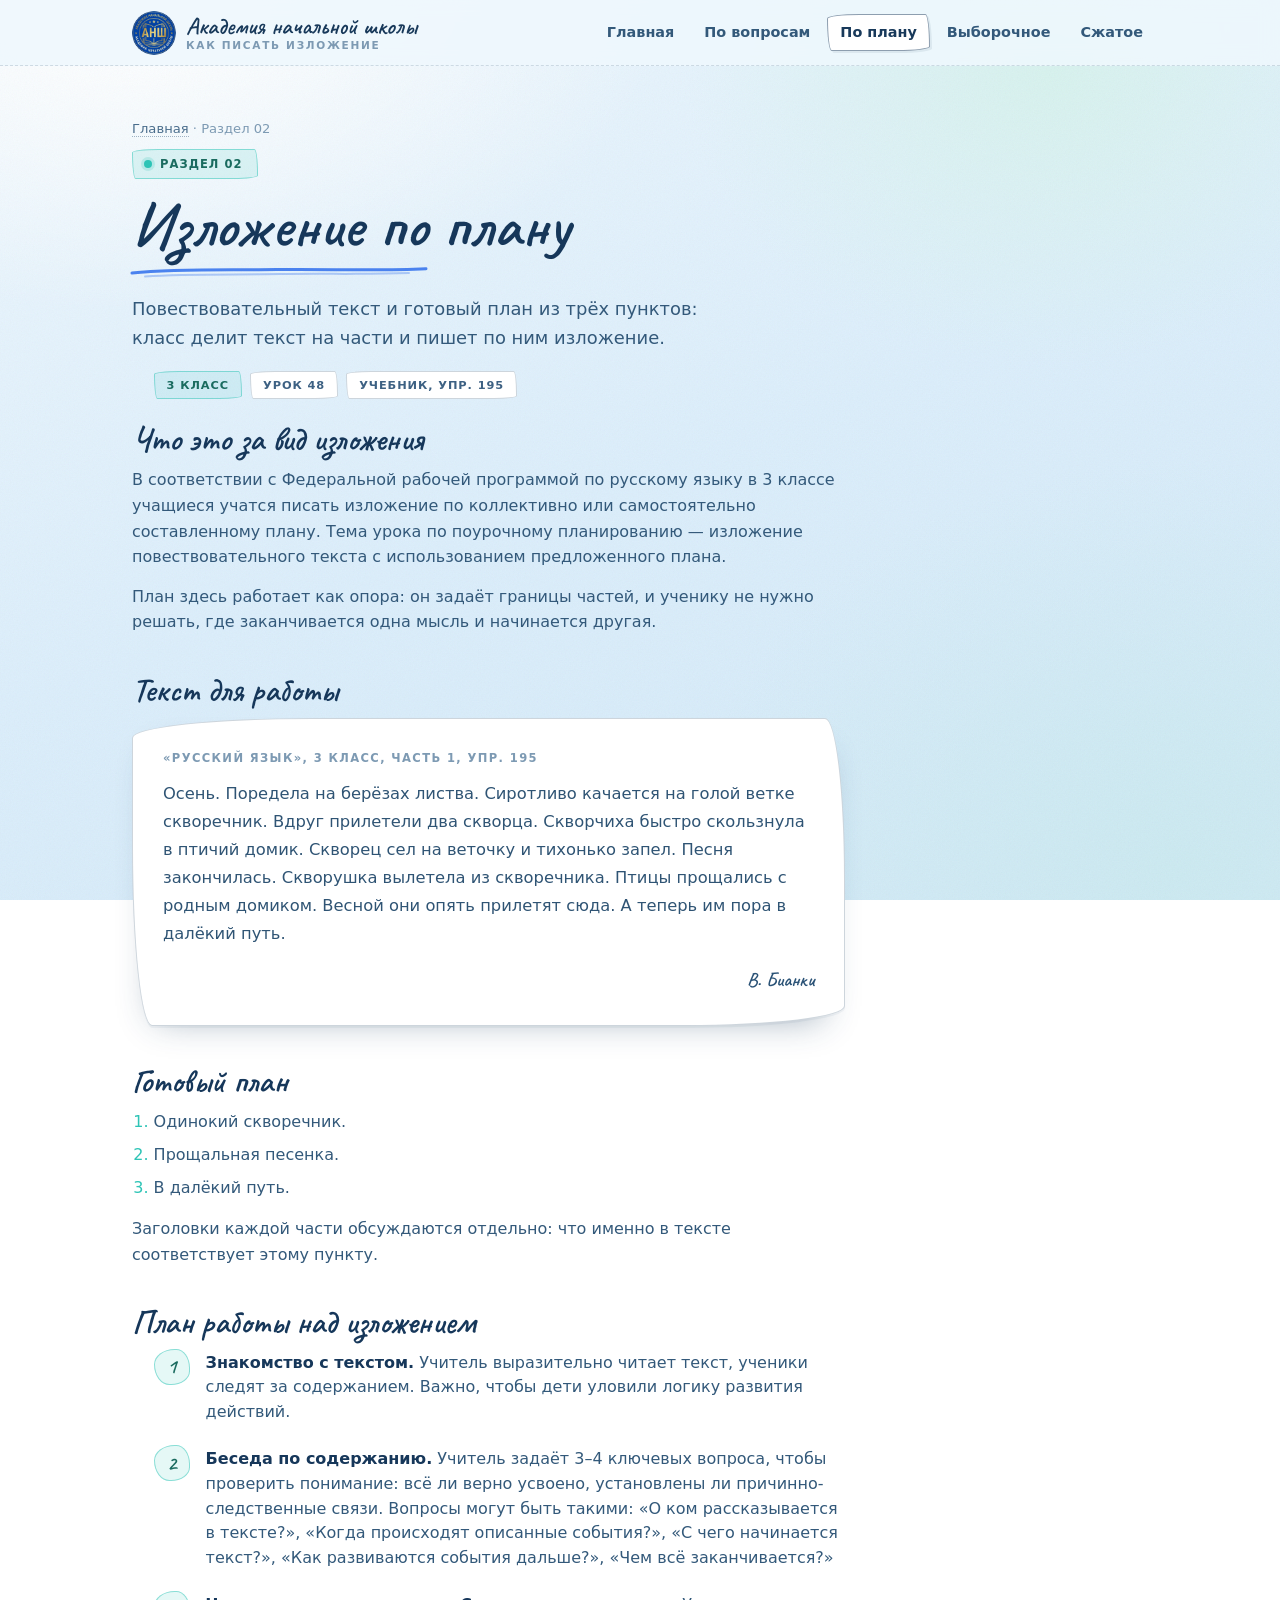
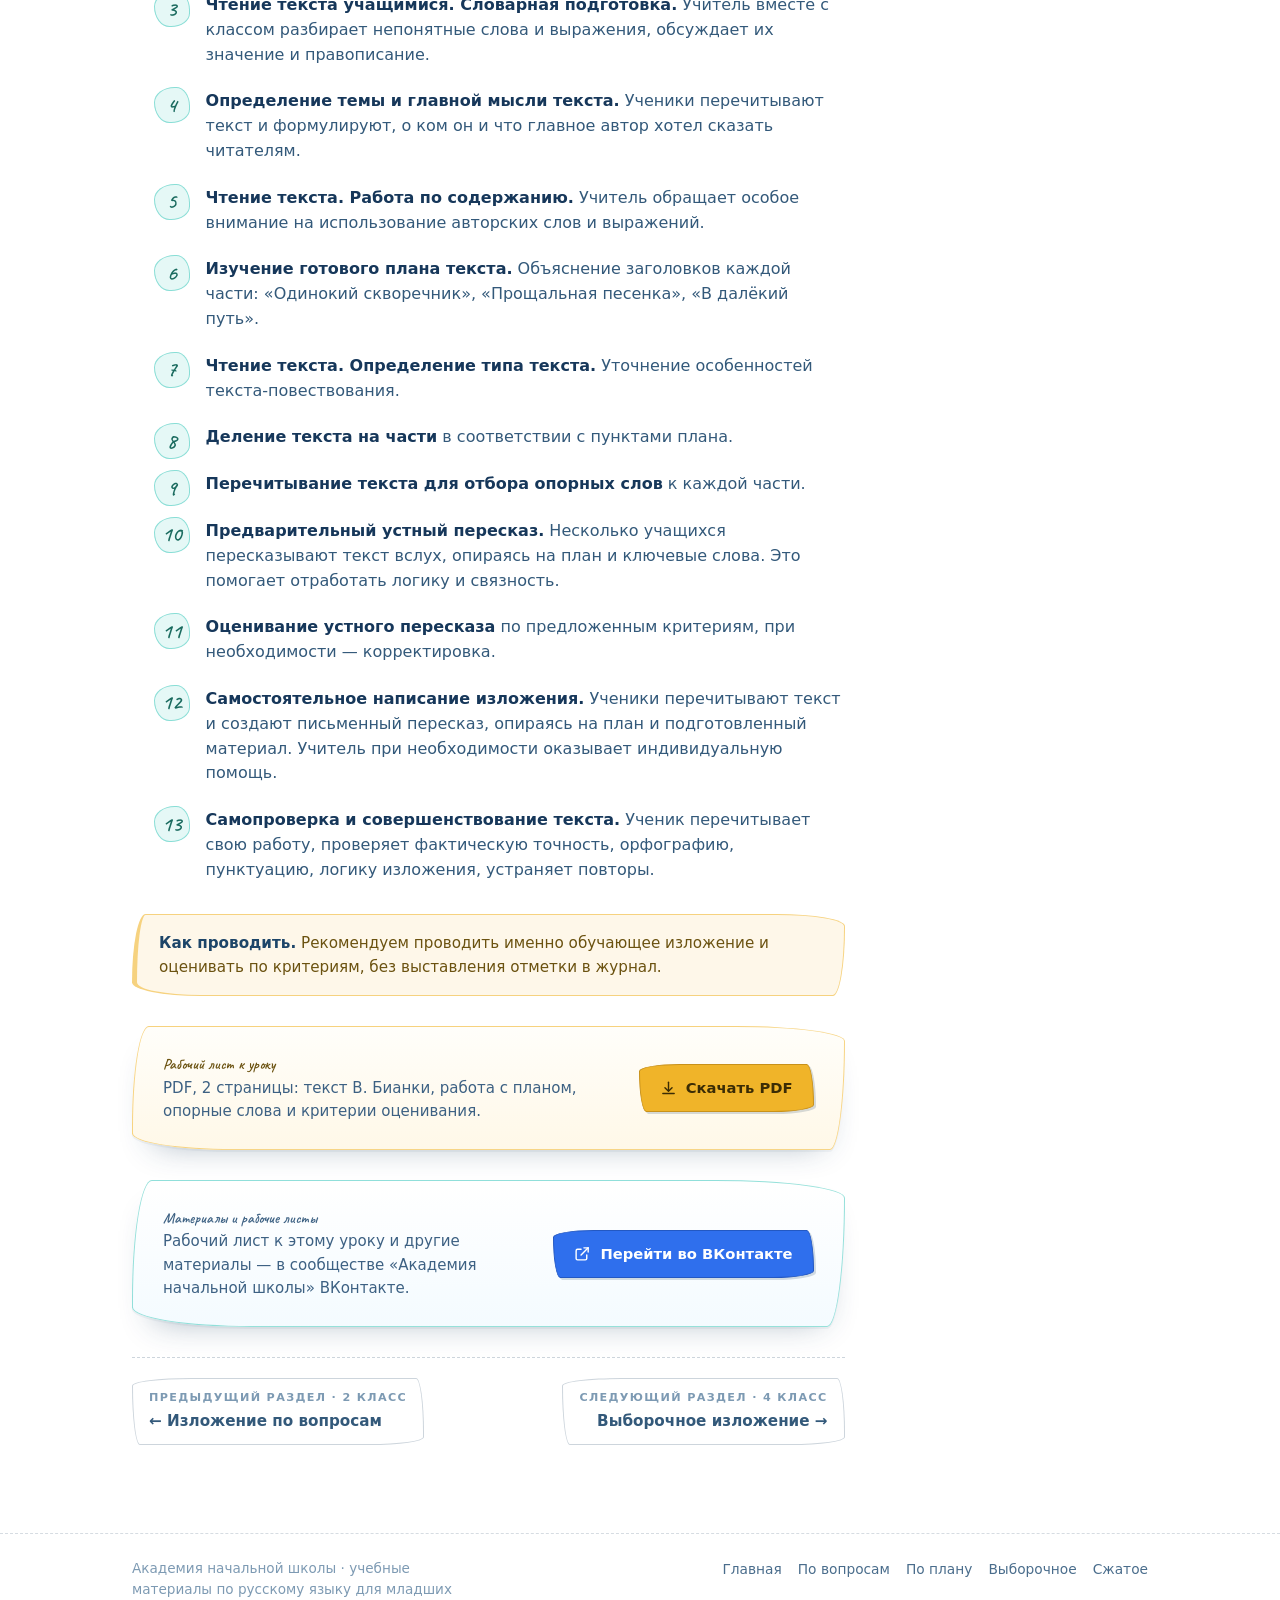
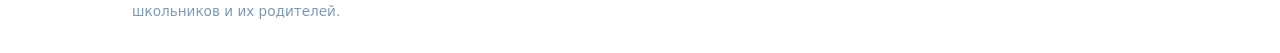
<file: izlozhenie-po-planu.html>
<!doctype html>
<html lang="ru">
<head>
<meta charset="utf-8">
<meta name="viewport" content="width=device-width, initial-scale=1">
<title>Изложение по плану, 3 класс — Академия начальной школы</title>
<meta name="description" content="Изложение повествовательного текста с использованием предложенного плана: текст В. Бианки, готовый план из трёх пунктов и пошаговая работа на уроке в 3 классе.">
<link rel="icon" type="image/png" href="./logo.png">
<link rel="stylesheet" href="./fonts.css">
<link rel="stylesheet" href="./style.css">
</head>
<body>

<a class="skip" href="#main">Перейти к содержанию</a>

<header class="site-header">
  <div class="wrap header-inner">
    <a class="brand" href="./index.html">
      <img class="brand-mark" src="./logo.png" alt="" width="44" height="44" decoding="async">
      <span class="brand-text">
        <span class="brand-title">Академия начальной школы</span>
        <span class="brand-sub">как писать изложение</span>
      </span>
    </a>

    <nav class="nav" aria-label="Разделы">
      <a href="./index.html">Главная</a>
      <a href="./izlozhenie-po-voprosam.html">По вопросам</a>
      <a href="./izlozhenie-po-planu.html" aria-current="page">По плану</a>
      <a href="./vyborochnoe-izlozhenie.html">Выборочное</a>
      <a href="./szhatoe-izlozhenie.html">Сжатое</a>
    </nav>
  </div>
</header>

<main id="main">
  <div class="wrap">

    <div class="page-head">
      <p class="crumbs"><a href="./index.html">Главная</a> · Раздел 02</p>
      <span class="badge">Раздел 02</span>
      <h1>Изложение по плану</h1>
      <svg class="uline" viewBox="0 0 300 14" fill="none" stroke="#2f6fed" stroke-width="3" stroke-linecap="round" preserveAspectRatio="none" aria-hidden="true">
        <path d="M3 9C50 4.5 99 6.4 148 5.6c49-.8 99 1.6 149-.9" opacity=".85"/>
        <path d="M16 12.5c43-3 90-1.6 135-2.4 45-.8 84 .6 129-1.1" stroke="rgba(47,111,237,.32)" stroke-width="2"/>
      </svg>
      <p class="lead">Повествовательный текст и готовый план из трёх пунктов: класс делит текст на части и пишет по ним изложение.</p>
    </div>

    <div class="content">

      <ul class="meta">
        <li class="accent">3 класс</li>
        <li>Урок 48</li>
        <li>Учебник, упр. 195</li>
      </ul>

      <h2>Что это за вид изложения</h2>
      <p>В соответствии с Федеральной рабочей программой по русскому языку в 3 классе учащиеся учатся писать изложение по коллективно или самостоятельно составленному плану. Тема урока по поурочному планированию — изложение повествовательного текста с использованием предложенного плана.</p>
      <p>План здесь работает как опора: он задаёт границы частей, и ученику не нужно решать, где заканчивается одна мысль и начинается другая.</p>

      <h2>Текст для работы</h2>
      <figure class="excerpt">
        <span class="excerpt-label">«Русский язык», 3 класс, часть 1, упр. 195</span>
        <p>Осень. Поредела на берёзах листва. Сиротливо качается на голой ветке скворечник. Вдруг прилетели два скворца. Скворчиха быстро скользнула в птичий домик. Скворец сел на веточку и тихонько запел. Песня закончилась. Скворушка вылетела из скворечника. Птицы прощались с родным домиком. Весной они опять прилетят сюда. А теперь им пора в далёкий путь.</p>
        <cite>В. Бианки</cite>
      </figure>

      <h2>Готовый план</h2>
      <ol>
        <li>Одинокий скворечник.</li>
        <li>Прощальная песенка.</li>
        <li>В далёкий путь.</li>
      </ol>
      <p>Заголовки каждой части обсуждаются отдельно: что именно в тексте соответствует этому пункту.</p>

      <h2>План работы над изложением</h2>
      <ol class="steps">
        <li><strong>Знакомство с текстом.</strong> Учитель выразительно читает текст, ученики следят за содержанием. Важно, чтобы дети уловили логику развития действий.</li>
        <li><strong>Беседа по содержанию.</strong> Учитель задаёт 3–4 ключевых вопроса, чтобы проверить понимание: всё ли верно усвоено, установлены ли причинно-следственные связи. Вопросы могут быть такими: «О ком рассказывается в тексте?», «Когда происходят описанные события?», «С чего начинается текст?», «Как развиваются события дальше?», «Чем всё заканчивается?»</li>
        <li><strong>Чтение текста учащимися. Словарная подготовка.</strong> Учитель вместе с классом разбирает непонятные слова и выражения, обсуждает их значение и правописание.</li>
        <li><strong>Определение темы и главной мысли текста.</strong> Ученики перечитывают текст и формулируют, о ком он и что главное автор хотел сказать читателям.</li>
        <li><strong>Чтение текста. Работа по содержанию.</strong> Учитель обращает особое внимание на использование авторских слов и выражений.</li>
        <li><strong>Изучение готового плана текста.</strong> Объяснение заголовков каждой части: «Одинокий скворечник», «Прощальная песенка», «В далёкий путь».</li>
        <li><strong>Чтение текста. Определение типа текста.</strong> Уточнение особенностей текста-повествования.</li>
        <li><strong>Деление текста на части</strong> в соответствии с пунктами плана.</li>
        <li><strong>Перечитывание текста для отбора опорных слов</strong> к каждой части.</li>
        <li><strong>Предварительный устный пересказ.</strong> Несколько учащихся пересказывают текст вслух, опираясь на план и ключевые слова. Это помогает отработать логику и связность.</li>
        <li><strong>Оценивание устного пересказа</strong> по предложенным критериям, при необходимости — корректировка.</li>
        <li><strong>Самостоятельное написание изложения.</strong> Ученики перечитывают текст и создают письменный пересказ, опираясь на план и подготовленный материал. Учитель при необходимости оказывает индивидуальную помощь.</li>
        <li><strong>Самопроверка и совершенствование текста.</strong> Ученик перечитывает свою работу, проверяет фактическую точность, орфографию, пунктуацию, логику изложения, устраняет повторы.</li>
      </ol>

      <div class="note">
        <p><strong>Как проводить.</strong> Рекомендуем проводить именно обучающее изложение и оценивать по критериям, без выставления отметки в журнал.</p>
      </div>

      <div class="cta cta--file">
        <div class="cta-text">
          <p class="cta-title">Рабочий лист к уроку</p>
          <p>PDF, 2 страницы: текст В. Бианки, работа с планом, опорные слова и критерии оценивания.</p>
        </div>
        <a class="cta-btn" href="./rabochiy-list-3-klass.pdf" download>
          <svg viewBox="0 0 24 24" fill="none" stroke="currentColor" stroke-width="2" stroke-linecap="round" stroke-linejoin="round" aria-hidden="true">
            <path d="M12 3v12"/>
            <path d="M7 11l5 5 5-5"/>
            <path d="M4 19h16"/>
          </svg>
          Скачать PDF
        </a>
      </div>

      <div class="cta">
        <div class="cta-text">
          <p class="cta-title">Материалы и рабочие листы</p>
          <p>Рабочий лист к этому уроку и другие материалы — в сообществе «Академия начальной школы» ВКонтакте.</p>
        </div>
        <a class="cta-btn" href="https://vk.ru/academia_nsh" target="_blank" rel="noopener">
          <svg viewBox="0 0 24 24" fill="none" stroke="currentColor" stroke-width="2" stroke-linecap="round" stroke-linejoin="round" aria-hidden="true">
            <path d="M14 4h6v6"/>
            <path d="M20 4 10 14"/>
            <path d="M18 14v5a2 2 0 0 1-2 2H5a2 2 0 0 1-2-2V8a2 2 0 0 1 2-2h5"/>
          </svg>
          Перейти во ВКонтакте
        </a>
      </div>

      <div class="pager">
        <a class="prev" href="./izlozhenie-po-voprosam.html">
          <span class="pager-label">Предыдущий раздел · 2 класс</span>
          <span class="pager-title">← Изложение по вопросам</span>
        </a>
        <a class="next" href="./vyborochnoe-izlozhenie.html">
          <span class="pager-label">Следующий раздел · 4 класс</span>
          <span class="pager-title">Выборочное изложение →</span>
        </a>
      </div>

    </div>
  </div>
</main>

<footer class="site-footer">
  <div class="wrap footer-inner">
    <p class="footer-note">Академия начальной школы · учебные материалы по русскому языку для младших школьников и их родителей.</p>
    <nav class="footer-nav" aria-label="Навигация в подвале">
      <a href="./index.html">Главная</a>
      <a href="./izlozhenie-po-voprosam.html">По вопросам</a>
      <a href="./izlozhenie-po-planu.html">По плану</a>
      <a href="./vyborochnoe-izlozhenie.html">Выборочное</a>
      <a href="./szhatoe-izlozhenie.html">Сжатое</a>
    </nav>
  </div>
</footer>

</body>
</html>
</file>
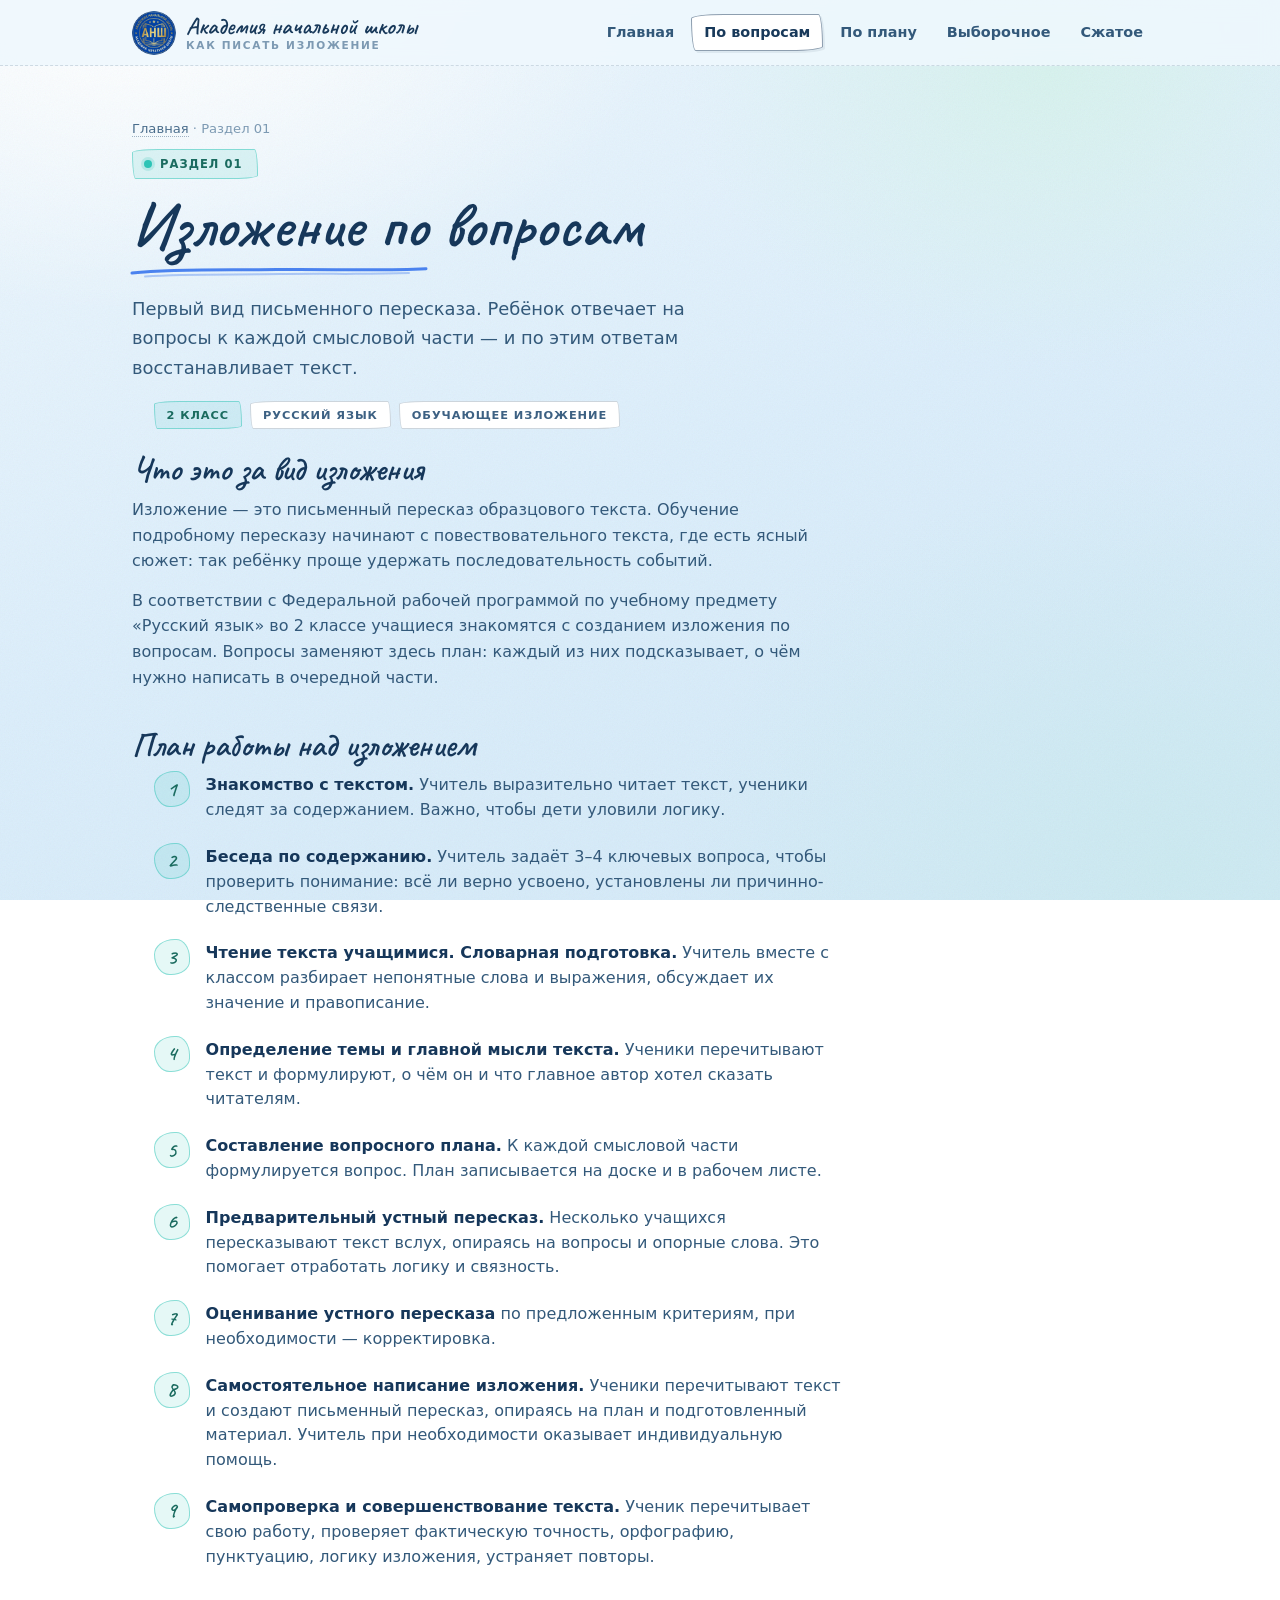
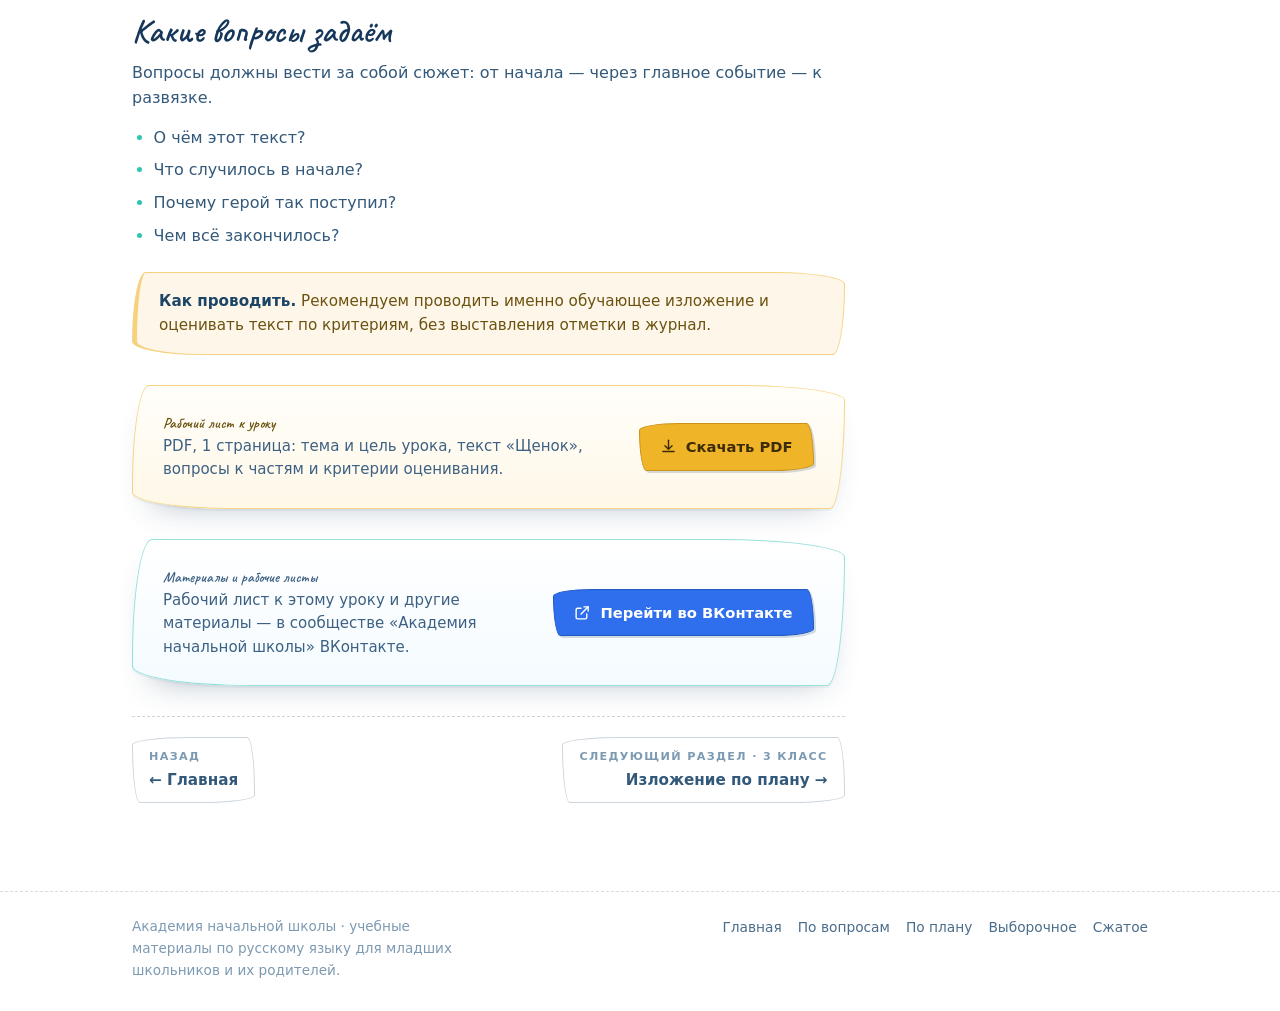
<file: izlozhenie-po-voprosam.html>
<!doctype html>
<html lang="ru">
<head>
<meta charset="utf-8">
<meta name="viewport" content="width=device-width, initial-scale=1">
<title>Изложение по вопросам, 2 класс — Академия начальной школы</title>
<meta name="description" content="Первый вид письменного пересказа: вопросный план, беседа по содержанию и пошаговый план работы над изложением во 2 классе.">
<link rel="icon" type="image/png" href="./logo.png">
<link rel="stylesheet" href="./fonts.css">
<link rel="stylesheet" href="./style.css">
</head>
<body>

<a class="skip" href="#main">Перейти к содержанию</a>

<header class="site-header">
  <div class="wrap header-inner">
    <a class="brand" href="./index.html">
      <img class="brand-mark" src="./logo.png" alt="" width="44" height="44" decoding="async">
      <span class="brand-text">
        <span class="brand-title">Академия начальной школы</span>
        <span class="brand-sub">как писать изложение</span>
      </span>
    </a>

    <nav class="nav" aria-label="Разделы">
      <a href="./index.html">Главная</a>
      <a href="./izlozhenie-po-voprosam.html" aria-current="page">По вопросам</a>
      <a href="./izlozhenie-po-planu.html">По плану</a>
      <a href="./vyborochnoe-izlozhenie.html">Выборочное</a>
      <a href="./szhatoe-izlozhenie.html">Сжатое</a>
    </nav>
  </div>
</header>

<main id="main">
  <div class="wrap">

    <div class="page-head">
      <p class="crumbs"><a href="./index.html">Главная</a> · Раздел 01</p>
      <span class="badge">Раздел 01</span>
      <h1>Изложение по вопросам</h1>
      <svg class="uline" viewBox="0 0 300 14" fill="none" stroke="#2f6fed" stroke-width="3" stroke-linecap="round" preserveAspectRatio="none" aria-hidden="true">
        <path d="M3 9C50 4.5 99 6.4 148 5.6c49-.8 99 1.6 149-.9" opacity=".85"/>
        <path d="M16 12.5c43-3 90-1.6 135-2.4 45-.8 84 .6 129-1.1" stroke="rgba(47,111,237,.32)" stroke-width="2"/>
      </svg>
      <p class="lead">Первый вид письменного пересказа. Ребёнок отвечает на вопросы к каждой смысловой части — и по этим ответам восстанавливает текст.</p>
    </div>

    <div class="content">

      <ul class="meta">
        <li class="accent">2 класс</li>
        <li>Русский язык</li>
        <li>Обучающее изложение</li>
      </ul>

      <h2>Что это за вид изложения</h2>
      <p>Изложение — это письменный пересказ образцового текста. Обучение подробному пересказу начинают с повествовательного текста, где есть ясный сюжет: так ребёнку проще удержать последовательность событий.</p>
      <p>В соответствии с Федеральной рабочей программой по учебному предмету «Русский язык» во 2 классе учащиеся знакомятся с созданием изложения по вопросам. Вопросы заменяют здесь план: каждый из них подсказывает, о чём нужно написать в очередной части.</p>

      <h2>План работы над изложением</h2>
      <ol class="steps">
        <li><strong>Знакомство с текстом.</strong> Учитель выразительно читает текст, ученики следят за содержанием. Важно, чтобы дети уловили логику.</li>
        <li><strong>Беседа по содержанию.</strong> Учитель задаёт 3–4 ключевых вопроса, чтобы проверить понимание: всё ли верно усвоено, установлены ли причинно-следственные связи.</li>
        <li><strong>Чтение текста учащимися. Словарная подготовка.</strong> Учитель вместе с классом разбирает непонятные слова и выражения, обсуждает их значение и правописание.</li>
        <li><strong>Определение темы и главной мысли текста.</strong> Ученики перечитывают текст и формулируют, о чём он и что главное автор хотел сказать читателям.</li>
        <li><strong>Составление вопросного плана.</strong> К каждой смысловой части формулируется вопрос. План записывается на доске и в рабочем листе.</li>
        <li><strong>Предварительный устный пересказ.</strong> Несколько учащихся пересказывают текст вслух, опираясь на вопросы и опорные слова. Это помогает отработать логику и связность.</li>
        <li><strong>Оценивание устного пересказа</strong> по предложенным критериям, при необходимости — корректировка.</li>
        <li><strong>Самостоятельное написание изложения.</strong> Ученики перечитывают текст и создают письменный пересказ, опираясь на план и подготовленный материал. Учитель при необходимости оказывает индивидуальную помощь.</li>
        <li><strong>Самопроверка и совершенствование текста.</strong> Ученик перечитывает свою работу, проверяет фактическую точность, орфографию, пунктуацию, логику изложения, устраняет повторы.</li>
      </ol>

      <h2>Какие вопросы задаём</h2>
      <p>Вопросы должны вести за собой сюжет: от начала — через главное событие — к развязке.</p>
      <ul>
        <li>О чём этот текст?</li>
        <li>Что случилось в начале?</li>
        <li>Почему герой так поступил?</li>
        <li>Чем всё закончилось?</li>
      </ul>

      <div class="note">
        <p><strong>Как проводить.</strong> Рекомендуем проводить именно обучающее изложение и оценивать текст по критериям, без выставления отметки в журнал.</p>
      </div>

      <div class="cta cta--file">
        <div class="cta-text">
          <p class="cta-title">Рабочий лист к уроку</p>
          <p>PDF, 1 страница: тема и цель урока, текст «Щенок», вопросы к частям и критерии оценивания.</p>
        </div>
        <a class="cta-btn" href="./rabochiy-list-2-klass.pdf" download>
          <svg viewBox="0 0 24 24" fill="none" stroke="currentColor" stroke-width="2" stroke-linecap="round" stroke-linejoin="round" aria-hidden="true">
            <path d="M12 3v12"/>
            <path d="M7 11l5 5 5-5"/>
            <path d="M4 19h16"/>
          </svg>
          Скачать PDF
        </a>
      </div>

      <div class="cta">
        <div class="cta-text">
          <p class="cta-title">Материалы и рабочие листы</p>
          <p>Рабочий лист к этому уроку и другие материалы — в сообществе «Академия начальной школы» ВКонтакте.</p>
        </div>
        <a class="cta-btn" href="https://vk.ru/academia_nsh" target="_blank" rel="noopener">
          <svg viewBox="0 0 24 24" fill="none" stroke="currentColor" stroke-width="2" stroke-linecap="round" stroke-linejoin="round" aria-hidden="true">
            <path d="M14 4h6v6"/>
            <path d="M20 4 10 14"/>
            <path d="M18 14v5a2 2 0 0 1-2 2H5a2 2 0 0 1-2-2V8a2 2 0 0 1 2-2h5"/>
          </svg>
          Перейти во ВКонтакте
        </a>
      </div>

      <div class="pager">
        <a class="prev" href="./index.html">
          <span class="pager-label">Назад</span>
          <span class="pager-title">← Главная</span>
        </a>
        <a class="next" href="./izlozhenie-po-planu.html">
          <span class="pager-label">Следующий раздел · 3 класс</span>
          <span class="pager-title">Изложение по плану →</span>
        </a>
      </div>

    </div>
  </div>
</main>

<footer class="site-footer">
  <div class="wrap footer-inner">
    <p class="footer-note">Академия начальной школы · учебные материалы по русскому языку для младших школьников и их родителей.</p>
    <nav class="footer-nav" aria-label="Навигация в подвале">
      <a href="./index.html">Главная</a>
      <a href="./izlozhenie-po-voprosam.html">По вопросам</a>
      <a href="./izlozhenie-po-planu.html">По плану</a>
      <a href="./vyborochnoe-izlozhenie.html">Выборочное</a>
      <a href="./szhatoe-izlozhenie.html">Сжатое</a>
    </nav>
  </div>
</footer>

</body>
</html>
</file>
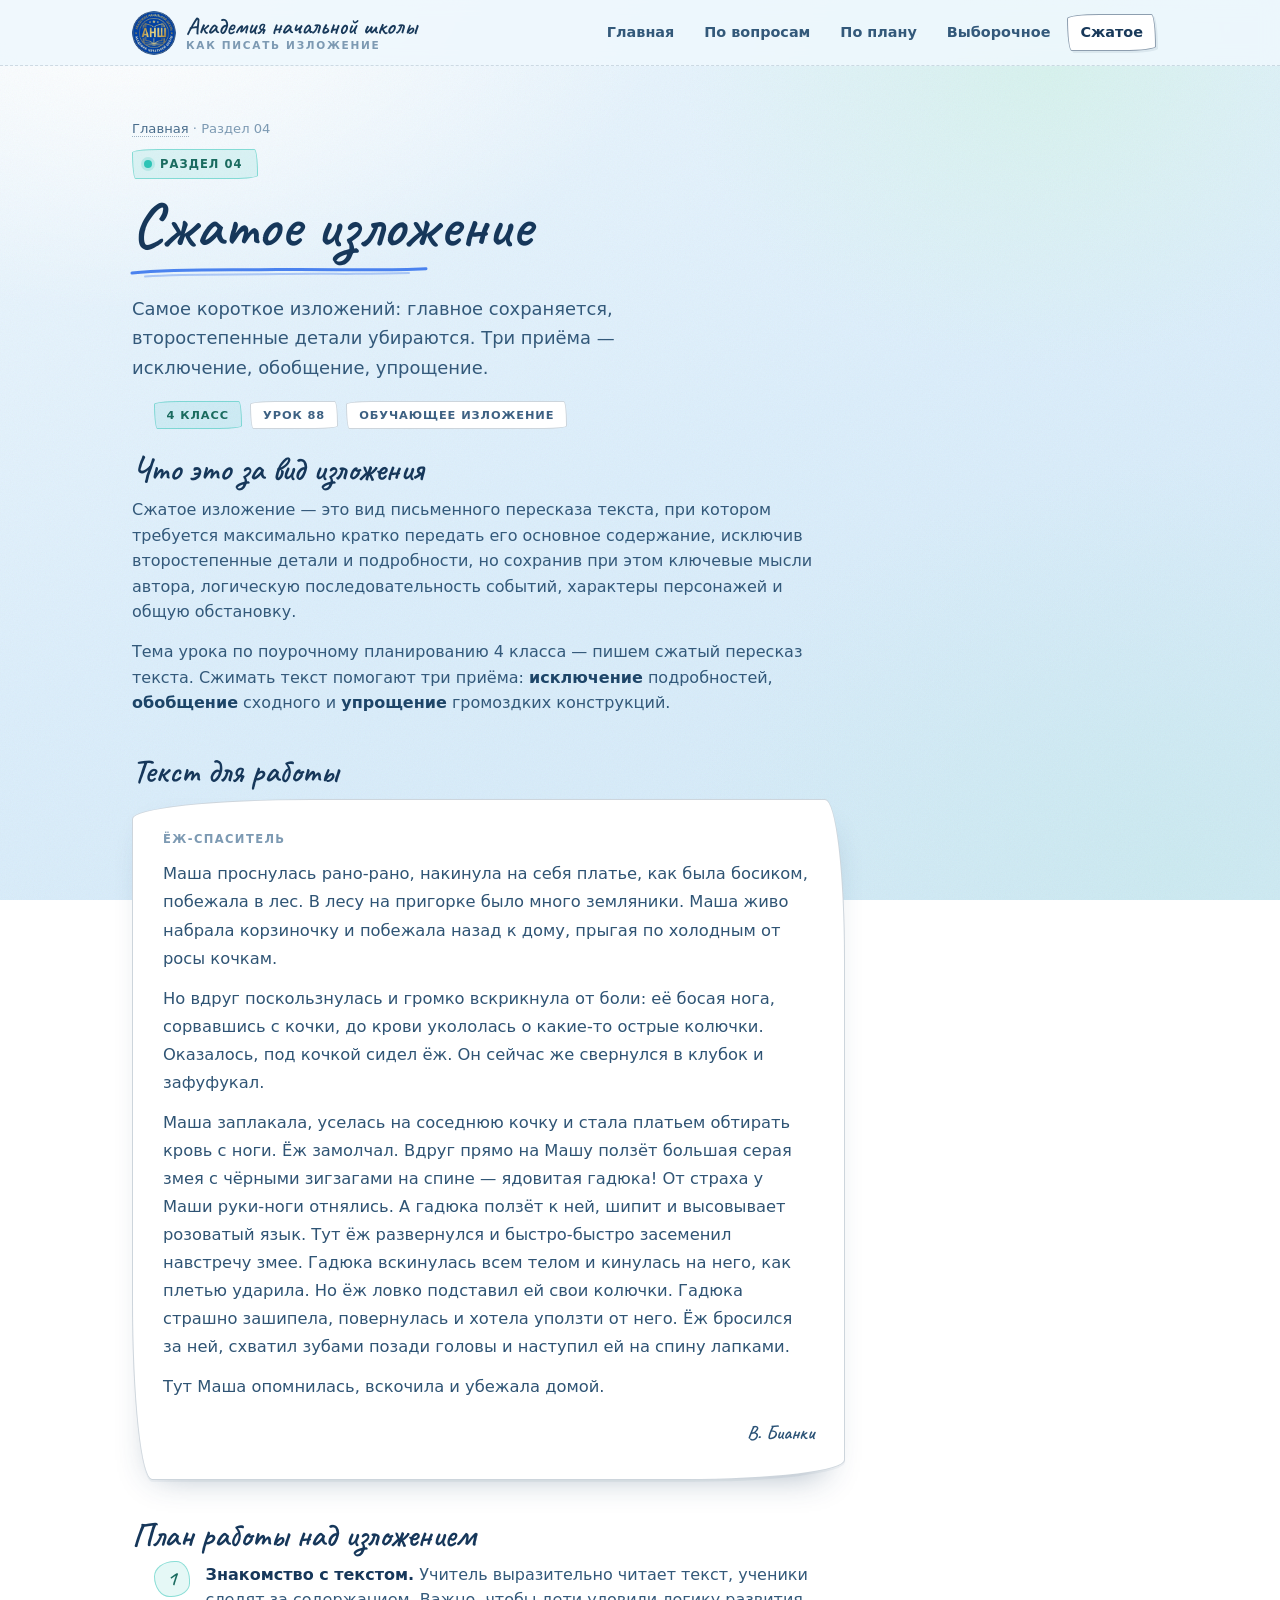
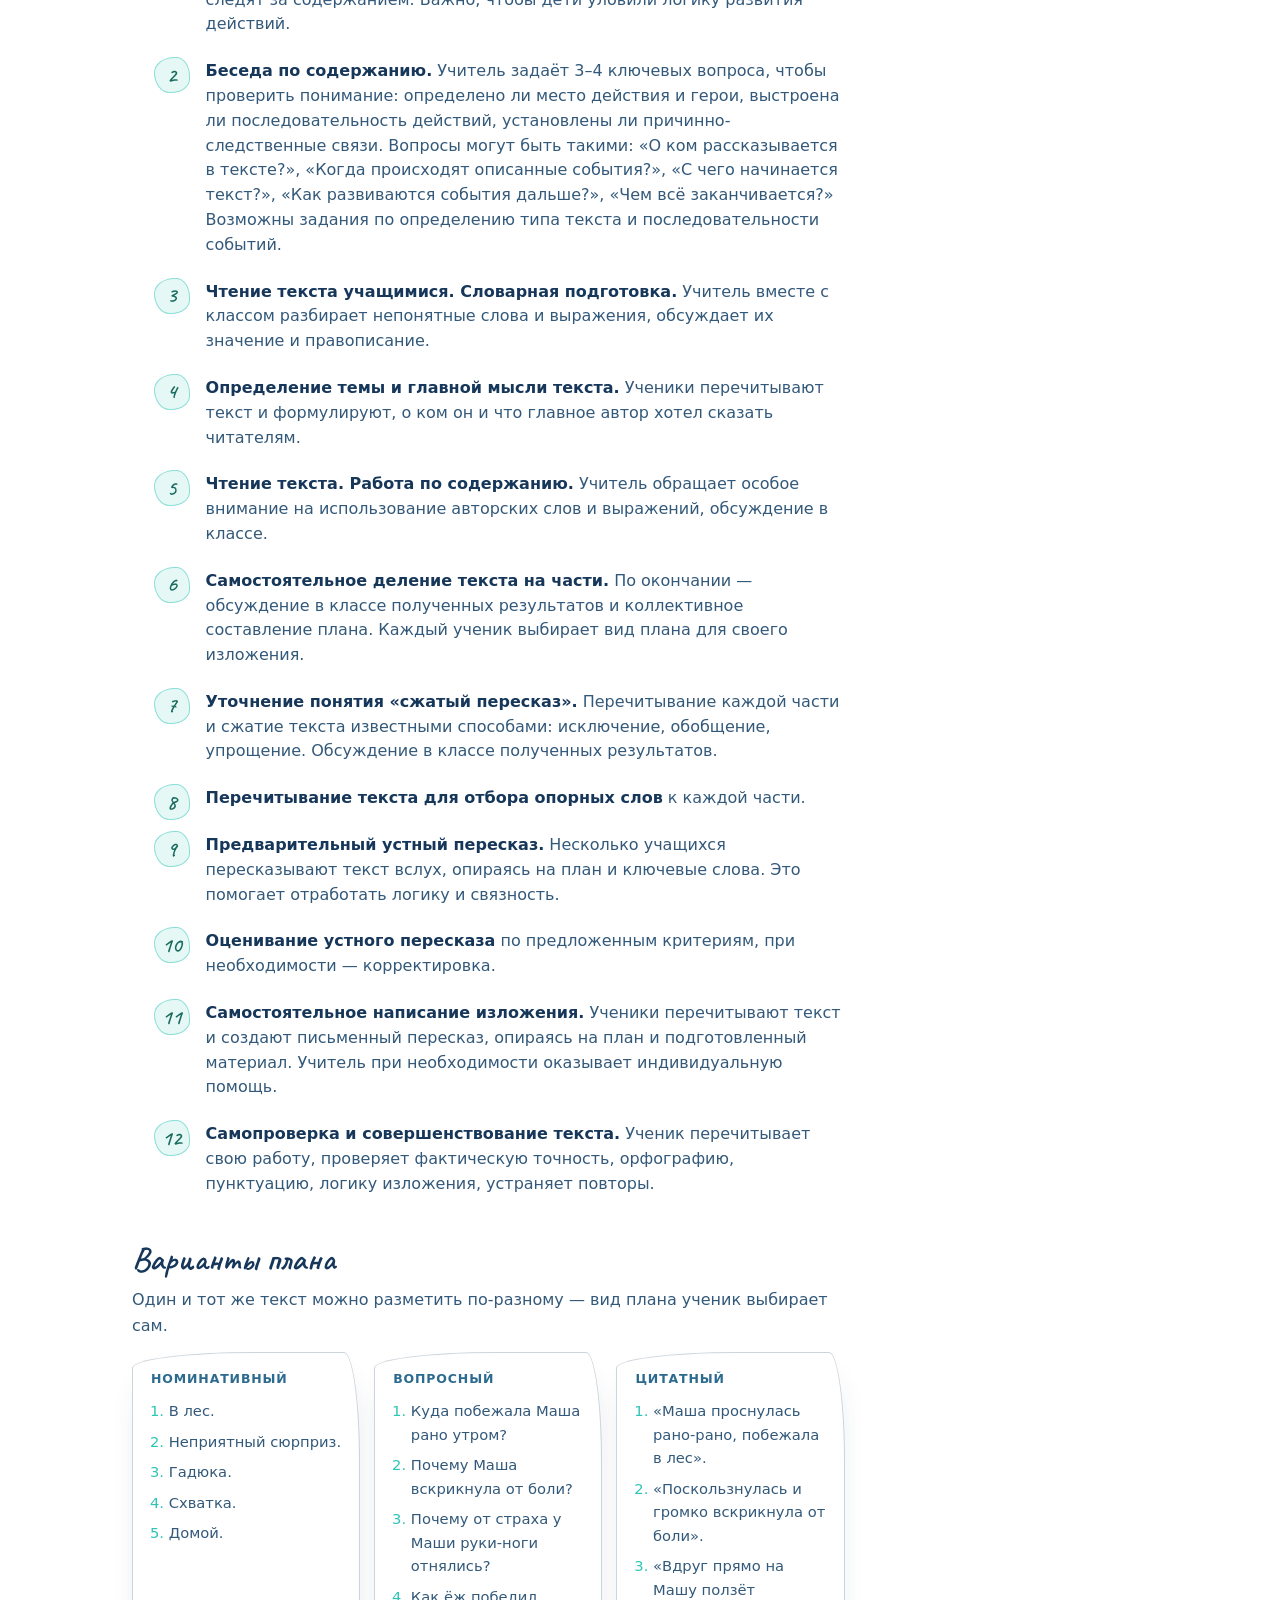
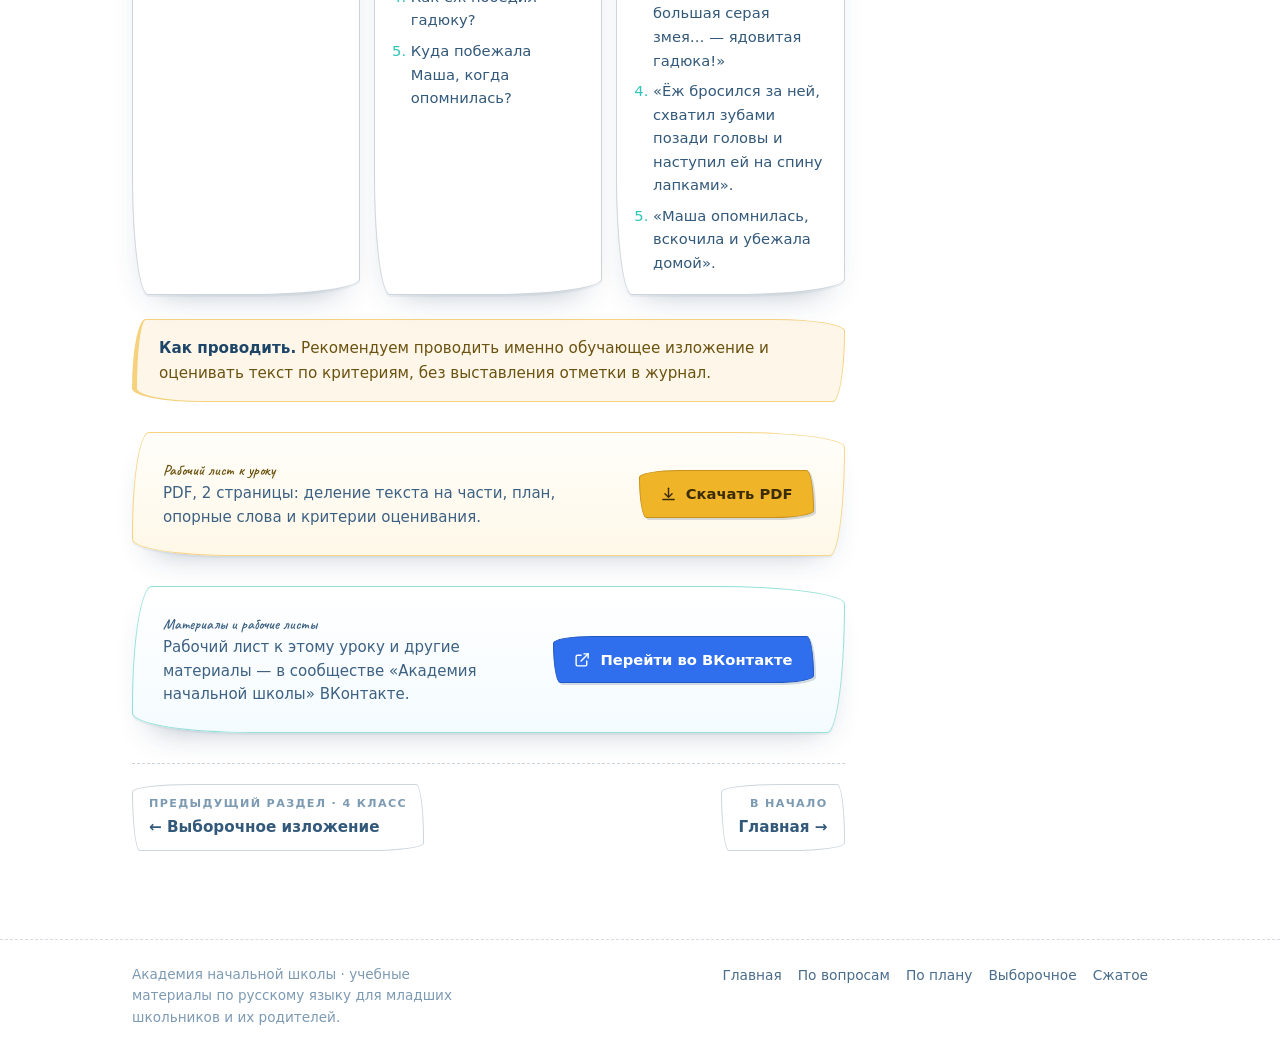
<file: szhatoe-izlozhenie.html>
<!doctype html>
<html lang="ru">
<head>
<meta charset="utf-8">
<meta name="viewport" content="width=device-width, initial-scale=1">
<title>Сжатое изложение, 4 класс — Академия начальной школы</title>
<meta name="description" content="Сжатое изложение: как кратко передать главное. Рассказ В. Бианки «Ёж-спаситель», план работы и три варианта плана — номинативный, вопросный, цитатный.">
<link rel="icon" type="image/png" href="./logo.png">
<link rel="stylesheet" href="./fonts.css">
<link rel="stylesheet" href="./style.css">
</head>
<body>

<a class="skip" href="#main">Перейти к содержанию</a>

<header class="site-header">
  <div class="wrap header-inner">
    <a class="brand" href="./index.html">
      <img class="brand-mark" src="./logo.png" alt="" width="44" height="44" decoding="async">
      <span class="brand-text">
        <span class="brand-title">Академия начальной школы</span>
        <span class="brand-sub">как писать изложение</span>
      </span>
    </a>

    <nav class="nav" aria-label="Разделы">
      <a href="./index.html">Главная</a>
      <a href="./izlozhenie-po-voprosam.html">По вопросам</a>
      <a href="./izlozhenie-po-planu.html">По плану</a>
      <a href="./vyborochnoe-izlozhenie.html">Выборочное</a>
      <a href="./szhatoe-izlozhenie.html" aria-current="page">Сжатое</a>
    </nav>
  </div>
</header>

<main id="main">
  <div class="wrap">

    <div class="page-head">
      <p class="crumbs"><a href="./index.html">Главная</a> · Раздел 04</p>
      <span class="badge">Раздел 04</span>
      <h1>Сжатое изложение</h1>
      <svg class="uline" viewBox="0 0 300 14" fill="none" stroke="#2f6fed" stroke-width="3" stroke-linecap="round" preserveAspectRatio="none" aria-hidden="true">
        <path d="M3 9C50 4.5 99 6.4 148 5.6c49-.8 99 1.6 149-.9" opacity=".85"/>
        <path d="M16 12.5c43-3 90-1.6 135-2.4 45-.8 84 .6 129-1.1" stroke="rgba(47,111,237,.32)" stroke-width="2"/>
      </svg>
      <p class="lead">Самое короткое изложений: главное сохраняется, второстепенные детали убираются. Три приёма — исключение, обобщение, упрощение.</p>
    </div>

    <div class="content">

      <ul class="meta">
        <li class="accent">4 класс</li>
        <li>Урок 88</li>
        <li>Обучающее изложение</li>
      </ul>

      <h2>Что это за вид изложения</h2>
      <p>Сжатое изложение — это вид письменного пересказа текста, при котором требуется максимально кратко передать его основное содержание, исключив второстепенные детали и подробности, но сохранив при этом ключевые мысли автора, логическую последовательность событий, характеры персонажей и общую обстановку.</p>
      <p>Тема урока по поурочному планированию 4 класса — пишем сжатый пересказ текста. Сжимать текст помогают три приёма: <strong>исключение</strong> подробностей, <strong>обобщение</strong> сходного и <strong>упрощение</strong> громоздких конструкций.</p>

      <h2>Текст для работы</h2>
      <figure class="excerpt">
        <span class="excerpt-label">Ёж-спаситель</span>
        <p>Маша проснулась рано-рано, накинула на себя платье, как была босиком, побежала в лес. В лесу на пригорке было много земляники. Маша живо набрала корзиночку и побежала назад к дому, прыгая по холодным от росы кочкам.</p>
        <p>Но вдруг поскользнулась и громко вскрикнула от боли: её босая нога, сорвавшись с кочки, до крови укололась о какие-то острые колючки. Оказалось, под кочкой сидел ёж. Он сейчас же свернулся в клубок и зафуфукал.</p>
        <p>Маша заплакала, уселась на соседнюю кочку и стала платьем обтирать кровь с ноги. Ёж замолчал. Вдруг прямо на Машу ползёт большая серая змея с чёрными зигзагами на спине — ядовитая гадюка! От страха у Маши руки-ноги отнялись. А гадюка ползёт к ней, шипит и высовывает розоватый язык. Тут ёж развернулся и быстро-быстро засеменил навстречу змее. Гадюка вскинулась всем телом и кинулась на него, как плетью ударила. Но ёж ловко подставил ей свои колючки. Гадюка страшно зашипела, повернулась и хотела уползти от него. Ёж бросился за ней, схватил зубами позади головы и наступил ей на спину лапками.</p>
        <p>Тут Маша опомнилась, вскочила и убежала домой.</p>
        <cite>В. Бианки</cite>
      </figure>

      <h2>План работы над изложением</h2>
      <ol class="steps">
        <li><strong>Знакомство с текстом.</strong> Учитель выразительно читает текст, ученики следят за содержанием. Важно, чтобы дети уловили логику развития действий.</li>
        <li><strong>Беседа по содержанию.</strong> Учитель задаёт 3–4 ключевых вопроса, чтобы проверить понимание: определено ли место действия и герои, выстроена ли последовательность действий, установлены ли причинно-следственные связи. Вопросы могут быть такими: «О ком рассказывается в тексте?», «Когда происходят описанные события?», «С чего начинается текст?», «Как развиваются события дальше?», «Чем всё заканчивается?» Возможны задания по определению типа текста и последовательности событий.</li>
        <li><strong>Чтение текста учащимися. Словарная подготовка.</strong> Учитель вместе с классом разбирает непонятные слова и выражения, обсуждает их значение и правописание.</li>
        <li><strong>Определение темы и главной мысли текста.</strong> Ученики перечитывают текст и формулируют, о ком он и что главное автор хотел сказать читателям.</li>
        <li><strong>Чтение текста. Работа по содержанию.</strong> Учитель обращает особое внимание на использование авторских слов и выражений, обсуждение в классе.</li>
        <li><strong>Самостоятельное деление текста на части.</strong> По окончании — обсуждение в классе полученных результатов и коллективное составление плана. Каждый ученик выбирает вид плана для своего изложения.</li>
        <li><strong>Уточнение понятия «сжатый пересказ».</strong> Перечитывание каждой части и сжатие текста известными способами: исключение, обобщение, упрощение. Обсуждение в классе полученных результатов.</li>
        <li><strong>Перечитывание текста для отбора опорных слов</strong> к каждой части.</li>
        <li><strong>Предварительный устный пересказ.</strong> Несколько учащихся пересказывают текст вслух, опираясь на план и ключевые слова. Это помогает отработать логику и связность.</li>
        <li><strong>Оценивание устного пересказа</strong> по предложенным критериям, при необходимости — корректировка.</li>
        <li><strong>Самостоятельное написание изложения.</strong> Ученики перечитывают текст и создают письменный пересказ, опираясь на план и подготовленный материал. Учитель при необходимости оказывает индивидуальную помощь.</li>
        <li><strong>Самопроверка и совершенствование текста.</strong> Ученик перечитывает свою работу, проверяет фактическую точность, орфографию, пунктуацию, логику изложения, устраняет повторы.</li>
      </ol>

      <h2>Варианты плана</h2>
      <p>Один и тот же текст можно разметить по-разному — вид плана ученик выбирает сам.</p>

      <div class="plan-grid">
        <div class="plan-col">
          <h3>Номинативный</h3>
          <ol>
            <li>В лес.</li>
            <li>Неприятный сюрприз.</li>
            <li>Гадюка.</li>
            <li>Схватка.</li>
            <li>Домой.</li>
          </ol>
        </div>

        <div class="plan-col">
          <h3>Вопросный</h3>
          <ol>
            <li>Куда побежала Маша рано утром?</li>
            <li>Почему Маша вскрикнула от боли?</li>
            <li>Почему от страха у Маши руки-ноги отнялись?</li>
            <li>Как ёж победил гадюку?</li>
            <li>Куда побежала Маша, когда опомнилась?</li>
          </ol>
        </div>

        <div class="plan-col">
          <h3>Цитатный</h3>
          <ol>
            <li>«Маша проснулась рано-рано, побежала в лес».</li>
            <li>«Поскользнулась и громко вскрикнула от боли».</li>
            <li>«Вдруг прямо на Машу ползёт большая серая змея… — ядовитая гадюка!»</li>
            <li>«Ёж бросился за ней, схватил зубами позади головы и наступил ей на спину лапками».</li>
            <li>«Маша опомнилась, вскочила и убежала домой».</li>
          </ol>
        </div>
      </div>

      <div class="note">
        <p><strong>Как проводить.</strong> Рекомендуем проводить именно обучающее изложение и оценивать текст по критериям, без выставления отметки в журнал.</p>
      </div>

      <div class="cta cta--file">
        <div class="cta-text">
          <p class="cta-title">Рабочий лист к уроку</p>
          <p>PDF, 2 страницы: деление текста на части, план, опорные слова и критерии оценивания.</p>
        </div>
        <a class="cta-btn" href="./rabochiy-list-4-klass-szhatoe.pdf" download>
          <svg viewBox="0 0 24 24" fill="none" stroke="currentColor" stroke-width="2" stroke-linecap="round" stroke-linejoin="round" aria-hidden="true">
            <path d="M12 3v12"/>
            <path d="M7 11l5 5 5-5"/>
            <path d="M4 19h16"/>
          </svg>
          Скачать PDF
        </a>
      </div>

      <div class="cta">
        <div class="cta-text">
          <p class="cta-title">Материалы и рабочие листы</p>
          <p>Рабочий лист к этому уроку и другие материалы — в сообществе «Академия начальной школы» ВКонтакте.</p>
        </div>
        <a class="cta-btn" href="https://vk.ru/academia_nsh" target="_blank" rel="noopener">
          <svg viewBox="0 0 24 24" fill="none" stroke="currentColor" stroke-width="2" stroke-linecap="round" stroke-linejoin="round" aria-hidden="true">
            <path d="M14 4h6v6"/>
            <path d="M20 4 10 14"/>
            <path d="M18 14v5a2 2 0 0 1-2 2H5a2 2 0 0 1-2-2V8a2 2 0 0 1 2-2h5"/>
          </svg>
          Перейти во ВКонтакте
        </a>
      </div>

      <div class="pager">
        <a class="prev" href="./vyborochnoe-izlozhenie.html">
          <span class="pager-label">Предыдущий раздел · 4 класс</span>
          <span class="pager-title">← Выборочное изложение</span>
        </a>
        <a class="next" href="./index.html">
          <span class="pager-label">В начало</span>
          <span class="pager-title">Главная →</span>
        </a>
      </div>

    </div>
  </div>
</main>

<footer class="site-footer">
  <div class="wrap footer-inner">
    <p class="footer-note">Академия начальной школы · учебные материалы по русскому языку для младших школьников и их родителей.</p>
    <nav class="footer-nav" aria-label="Навигация в подвале">
      <a href="./index.html">Главная</a>
      <a href="./izlozhenie-po-voprosam.html">По вопросам</a>
      <a href="./izlozhenie-po-planu.html">По плану</a>
      <a href="./vyborochnoe-izlozhenie.html">Выборочное</a>
      <a href="./szhatoe-izlozhenie.html">Сжатое</a>
    </nav>
  </div>
</footer>

</body>
</html>
</file>
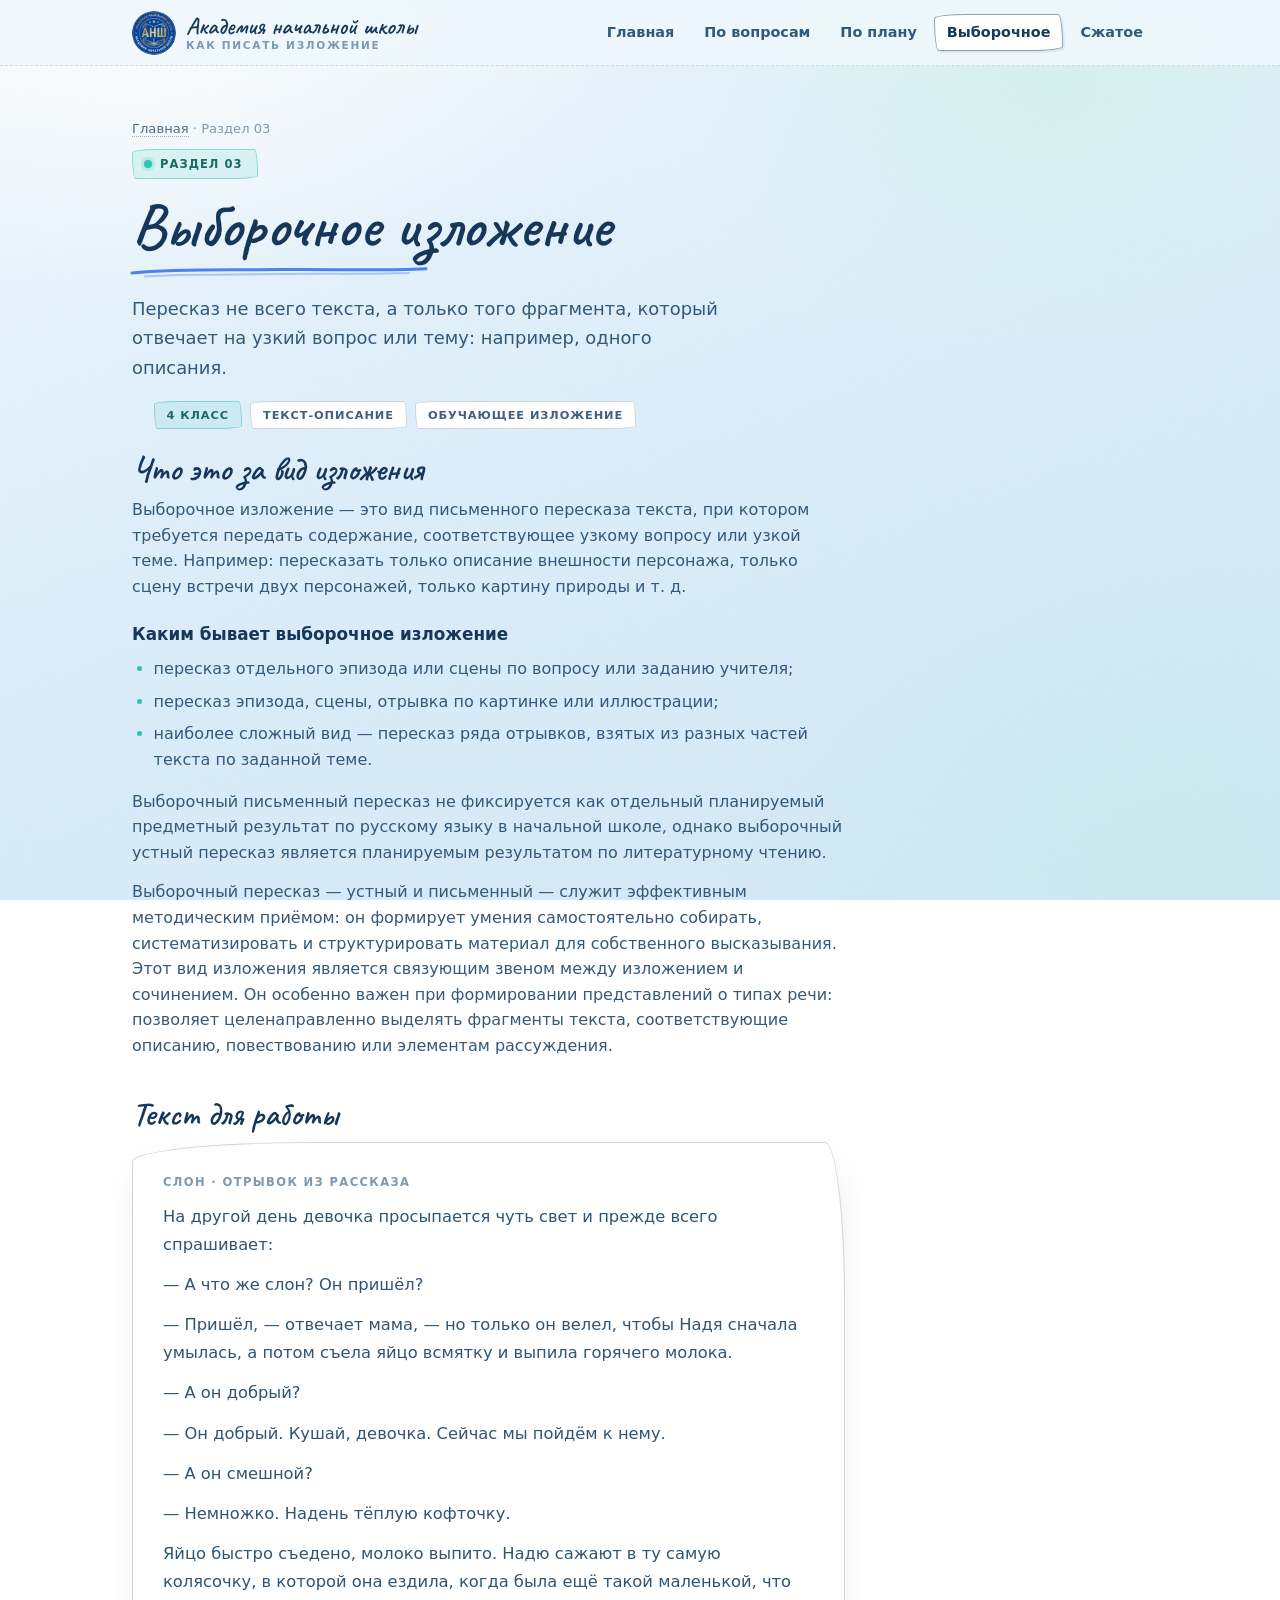
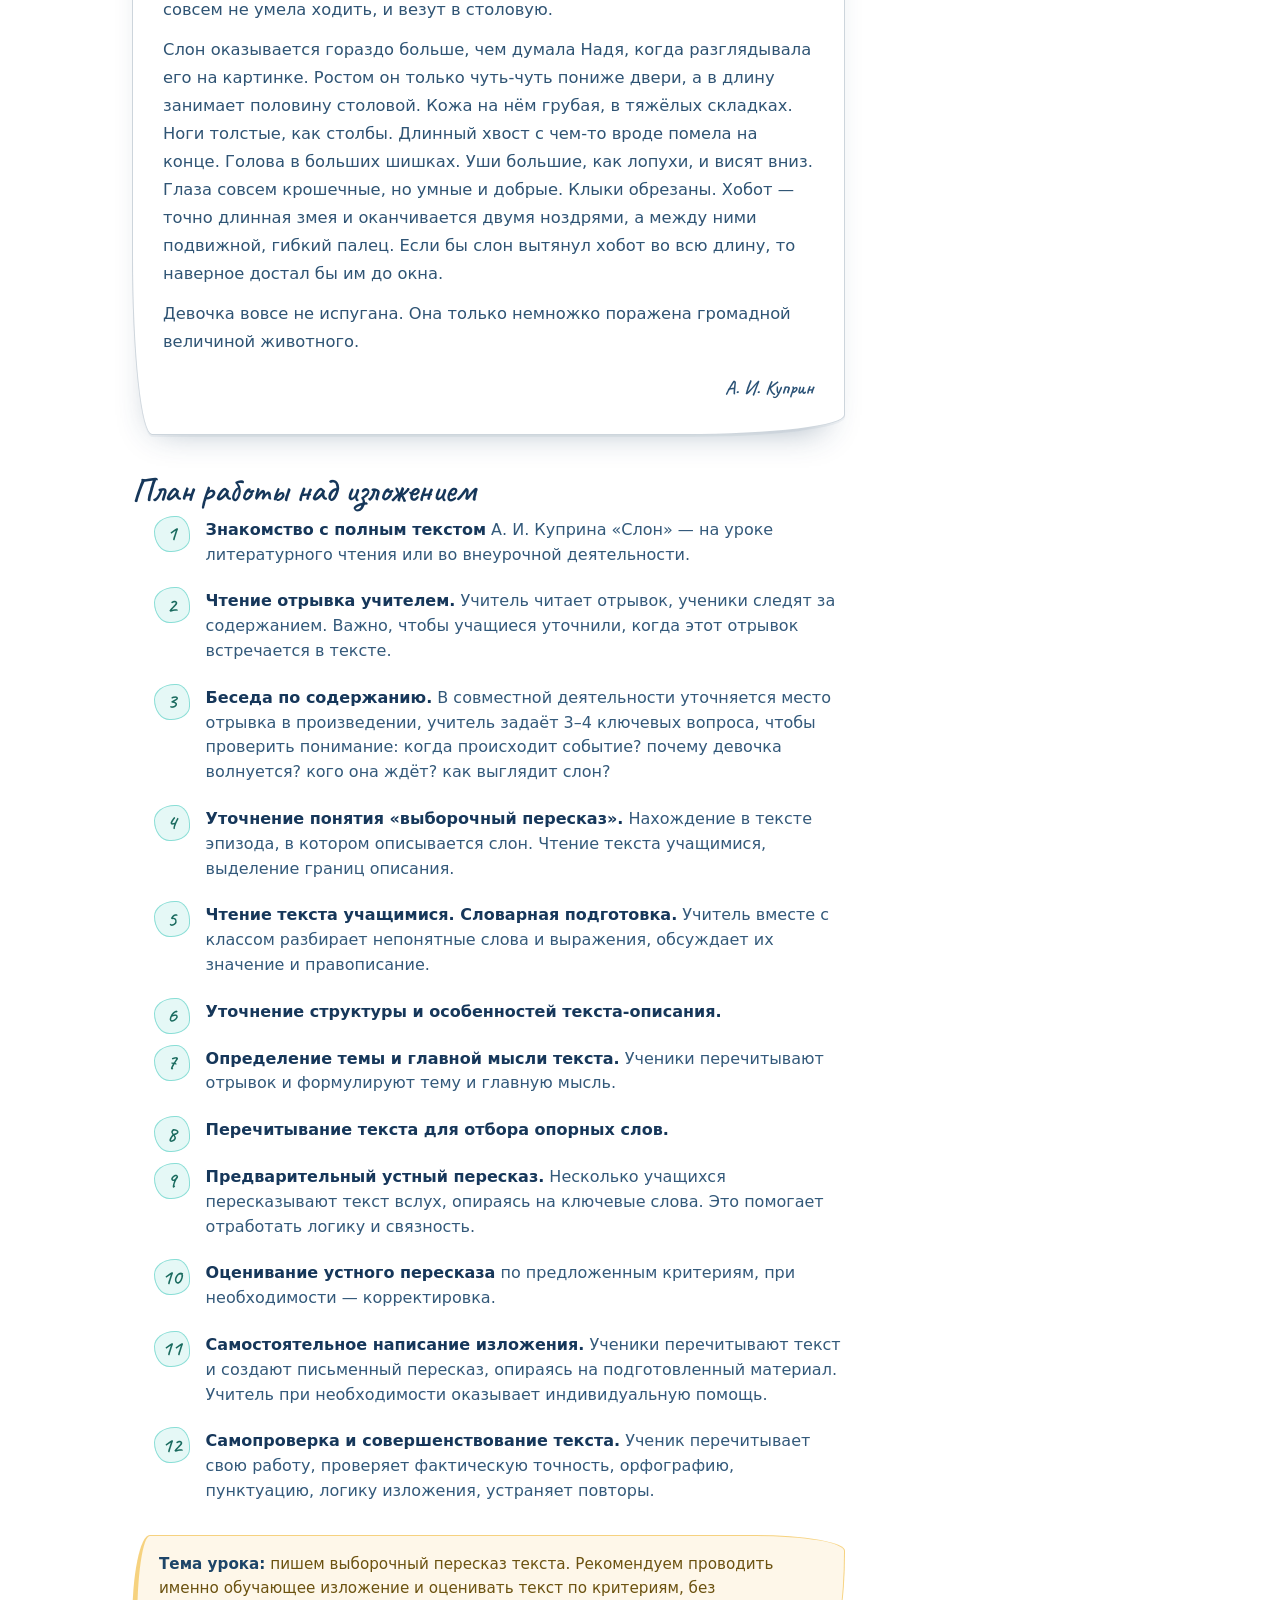
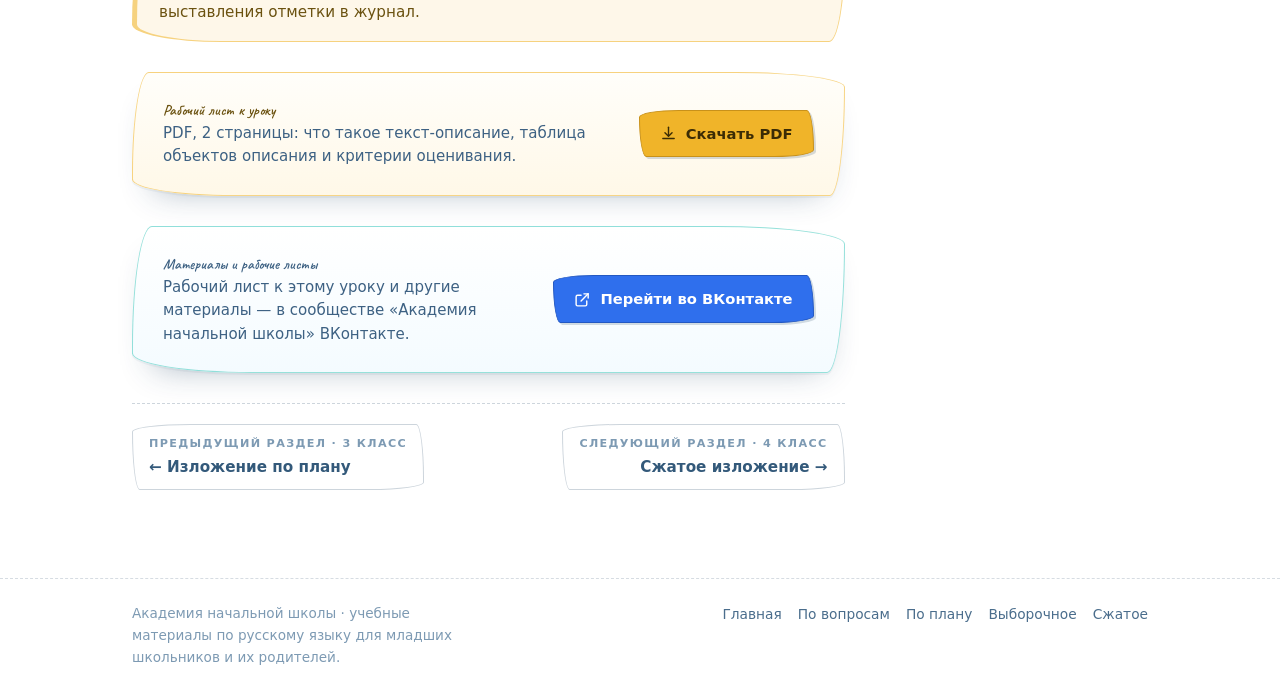
<file: vyborochnoe-izlozhenie.html>
<!doctype html>
<html lang="ru">
<head>
<meta charset="utf-8">
<meta name="viewport" content="width=device-width, initial-scale=1">
<title>Выборочное изложение, 4 класс — Академия начальной школы</title>
<meta name="description" content="Выборочное изложение: пересказ одного эпизода по узкой теме. Отрывок из рассказа А. И. Куприна «Слон» и пошаговый план работы в 4 классе.">
<link rel="icon" type="image/png" href="./logo.png">
<link rel="stylesheet" href="./fonts.css">
<link rel="stylesheet" href="./style.css">
</head>
<body>

<a class="skip" href="#main">Перейти к содержанию</a>

<header class="site-header">
  <div class="wrap header-inner">
    <a class="brand" href="./index.html">
      <img class="brand-mark" src="./logo.png" alt="" width="44" height="44" decoding="async">
      <span class="brand-text">
        <span class="brand-title">Академия начальной школы</span>
        <span class="brand-sub">как писать изложение</span>
      </span>
    </a>

    <nav class="nav" aria-label="Разделы">
      <a href="./index.html">Главная</a>
      <a href="./izlozhenie-po-voprosam.html">По вопросам</a>
      <a href="./izlozhenie-po-planu.html">По плану</a>
      <a href="./vyborochnoe-izlozhenie.html" aria-current="page">Выборочное</a>
      <a href="./szhatoe-izlozhenie.html">Сжатое</a>
    </nav>
  </div>
</header>

<main id="main">
  <div class="wrap">

    <div class="page-head">
      <p class="crumbs"><a href="./index.html">Главная</a> · Раздел 03</p>
      <span class="badge">Раздел 03</span>
      <h1>Выборочное изложение</h1>
      <svg class="uline" viewBox="0 0 300 14" fill="none" stroke="#2f6fed" stroke-width="3" stroke-linecap="round" preserveAspectRatio="none" aria-hidden="true">
        <path d="M3 9C50 4.5 99 6.4 148 5.6c49-.8 99 1.6 149-.9" opacity=".85"/>
        <path d="M16 12.5c43-3 90-1.6 135-2.4 45-.8 84 .6 129-1.1" stroke="rgba(47,111,237,.32)" stroke-width="2"/>
      </svg>
      <p class="lead">Пересказ не всего текста, а только того фрагмента, который отвечает на узкий вопрос или тему: например, одного описания.</p>
    </div>

    <div class="content">

      <ul class="meta">
        <li class="accent">4 класс</li>
        <li>Текст-описание</li>
        <li>Обучающее изложение</li>
      </ul>

      <h2>Что это за вид изложения</h2>
      <p>Выборочное изложение — это вид письменного пересказа текста, при котором требуется передать содержание, соответствующее узкому вопросу или узкой теме. Например: пересказать только описание внешности персонажа, только сцену встречи двух персонажей, только картину природы и т. д.</p>

      <h3>Каким бывает выборочное изложение</h3>
      <ul>
        <li>пересказ отдельного эпизода или сцены по вопросу или заданию учителя;</li>
        <li>пересказ эпизода, сцены, отрывка по картинке или иллюстрации;</li>
        <li>наиболее сложный вид — пересказ ряда отрывков, взятых из разных частей текста по заданной теме.</li>
      </ul>

      <p>Выборочный письменный пересказ не фиксируется как отдельный планируемый предметный результат по русскому языку в начальной школе, однако выборочный устный пересказ является планируемым результатом по литературному чтению.</p>
      <p>Выборочный пересказ — устный и письменный — служит эффективным методическим приёмом: он формирует умения самостоятельно собирать, систематизировать и структурировать материал для собственного высказывания. Этот вид изложения является связующим звеном между изложением и сочинением. Он особенно важен при формировании представлений о типах речи: позволяет целенаправленно выделять фрагменты текста, соответствующие описанию, повествованию или элементам рассуждения.</p>

      <h2>Текст для работы</h2>
      <figure class="excerpt">
        <span class="excerpt-label">Слон · отрывок из рассказа</span>
        <p>На другой день девочка просыпается чуть свет и прежде всего спрашивает:</p>
        <p>— А что же слон? Он пришёл?</p>
        <p>— Пришёл, — отвечает мама, — но только он велел, чтобы Надя сначала умылась, а потом съела яйцо всмятку и выпила горячего молока.</p>
        <p>— А он добрый?</p>
        <p>— Он добрый. Кушай, девочка. Сейчас мы пойдём к нему.</p>
        <p>— А он смешной?</p>
        <p>— Немножко. Надень тёплую кофточку.</p>
        <p>Яйцо быстро съедено, молоко выпито. Надю сажают в ту самую колясочку, в которой она ездила, когда была ещё такой маленькой, что совсем не умела ходить, и везут в столовую.</p>
        <p>Слон оказывается гораздо больше, чем думала Надя, когда разглядывала его на картинке. Ростом он только чуть-чуть пониже двери, а в длину занимает половину столовой. Кожа на нём грубая, в тяжёлых складках. Ноги толстые, как столбы. Длинный хвост с чем-то вроде помела на конце. Голова в больших шишках. Уши большие, как лопухи, и висят вниз. Глаза совсем крошечные, но умные и добрые. Клыки обрезаны. Хобот — точно длинная змея и оканчивается двумя ноздрями, а между ними подвижной, гибкий палец. Если бы слон вытянул хобот во всю длину, то наверное достал бы им до окна.</p>
        <p>Девочка вовсе не испугана. Она только немножко поражена громадной величиной животного.</p>
        <cite>А. И. Куприн</cite>
      </figure>

      <h2>План работы над изложением</h2>
      <ol class="steps">
        <li><strong>Знакомство с полным текстом</strong> А. И. Куприна «Слон» — на уроке литературного чтения или во внеурочной деятельности.</li>
        <li><strong>Чтение отрывка учителем.</strong> Учитель читает отрывок, ученики следят за содержанием. Важно, чтобы учащиеся уточнили, когда этот отрывок встречается в тексте.</li>
        <li><strong>Беседа по содержанию.</strong> В совместной деятельности уточняется место отрывка в произведении, учитель задаёт 3–4 ключевых вопроса, чтобы проверить понимание: когда происходит событие? почему девочка волнуется? кого она ждёт? как выглядит слон?</li>
        <li><strong>Уточнение понятия «выборочный пересказ».</strong> Нахождение в тексте эпизода, в котором описывается слон. Чтение текста учащимися, выделение границ описания.</li>
        <li><strong>Чтение текста учащимися. Словарная подготовка.</strong> Учитель вместе с классом разбирает непонятные слова и выражения, обсуждает их значение и правописание.</li>
        <li><strong>Уточнение структуры и особенностей текста-описания.</strong></li>
        <li><strong>Определение темы и главной мысли текста.</strong> Ученики перечитывают отрывок и формулируют тему и главную мысль.</li>
        <li><strong>Перечитывание текста для отбора опорных слов.</strong></li>
        <li><strong>Предварительный устный пересказ.</strong> Несколько учащихся пересказывают текст вслух, опираясь на ключевые слова. Это помогает отработать логику и связность.</li>
        <li><strong>Оценивание устного пересказа</strong> по предложенным критериям, при необходимости — корректировка.</li>
        <li><strong>Самостоятельное написание изложения.</strong> Ученики перечитывают текст и создают письменный пересказ, опираясь на подготовленный материал. Учитель при необходимости оказывает индивидуальную помощь.</li>
        <li><strong>Самопроверка и совершенствование текста.</strong> Ученик перечитывает свою работу, проверяет фактическую точность, орфографию, пунктуацию, логику изложения, устраняет повторы.</li>
      </ol>

      <div class="note">
        <p><strong>Тема урока:</strong> пишем выборочный пересказ текста. Рекомендуем проводить именно обучающее изложение и оценивать текст по критериям, без выставления отметки в журнал.</p>
      </div>

      <div class="cta cta--file">
        <div class="cta-text">
          <p class="cta-title">Рабочий лист к уроку</p>
          <p>PDF, 2 страницы: что такое текст-описание, таблица объектов описания и критерии оценивания.</p>
        </div>
        <a class="cta-btn" href="./rabochiy-list-4-klass-vyborochnoe.pdf" download>
          <svg viewBox="0 0 24 24" fill="none" stroke="currentColor" stroke-width="2" stroke-linecap="round" stroke-linejoin="round" aria-hidden="true">
            <path d="M12 3v12"/>
            <path d="M7 11l5 5 5-5"/>
            <path d="M4 19h16"/>
          </svg>
          Скачать PDF
        </a>
      </div>

      <div class="cta">
        <div class="cta-text">
          <p class="cta-title">Материалы и рабочие листы</p>
          <p>Рабочий лист к этому уроку и другие материалы — в сообществе «Академия начальной школы» ВКонтакте.</p>
        </div>
        <a class="cta-btn" href="https://vk.ru/academia_nsh" target="_blank" rel="noopener">
          <svg viewBox="0 0 24 24" fill="none" stroke="currentColor" stroke-width="2" stroke-linecap="round" stroke-linejoin="round" aria-hidden="true">
            <path d="M14 4h6v6"/>
            <path d="M20 4 10 14"/>
            <path d="M18 14v5a2 2 0 0 1-2 2H5a2 2 0 0 1-2-2V8a2 2 0 0 1 2-2h5"/>
          </svg>
          Перейти во ВКонтакте
        </a>
      </div>

      <div class="pager">
        <a class="prev" href="./izlozhenie-po-planu.html">
          <span class="pager-label">Предыдущий раздел · 3 класс</span>
          <span class="pager-title">← Изложение по плану</span>
        </a>
        <a class="next" href="./szhatoe-izlozhenie.html">
          <span class="pager-label">Следующий раздел · 4 класс</span>
          <span class="pager-title">Сжатое изложение →</span>
        </a>
      </div>

    </div>
  </div>
</main>

<footer class="site-footer">
  <div class="wrap footer-inner">
    <p class="footer-note">Академия начальной школы · учебные материалы по русскому языку для младших школьников и их родителей.</p>
    <nav class="footer-nav" aria-label="Навигация в подвале">
      <a href="./index.html">Главная</a>
      <a href="./izlozhenie-po-voprosam.html">По вопросам</a>
      <a href="./izlozhenie-po-planu.html">По плану</a>
      <a href="./vyborochnoe-izlozhenie.html">Выборочное</a>
      <a href="./szhatoe-izlozhenie.html">Сжатое</a>
    </nav>
  </div>
</footer>

</body>
</html>
</file>
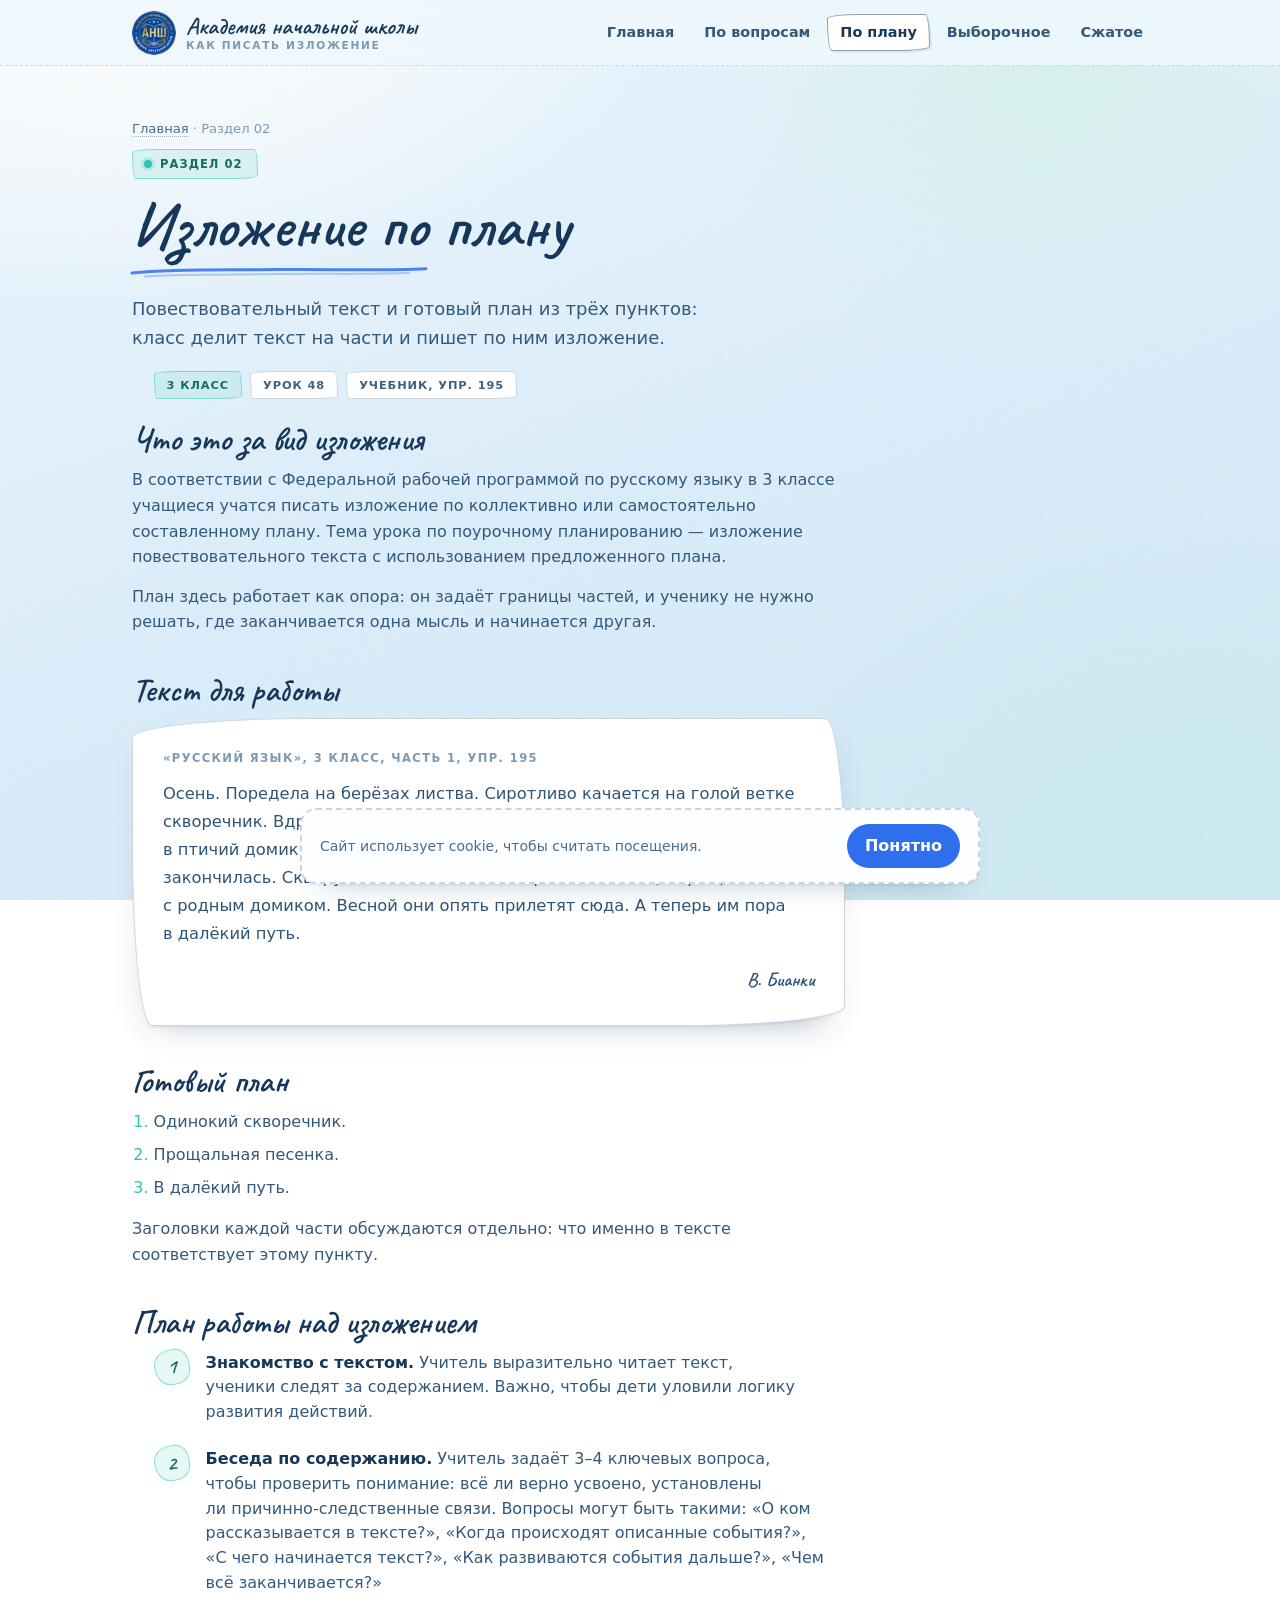
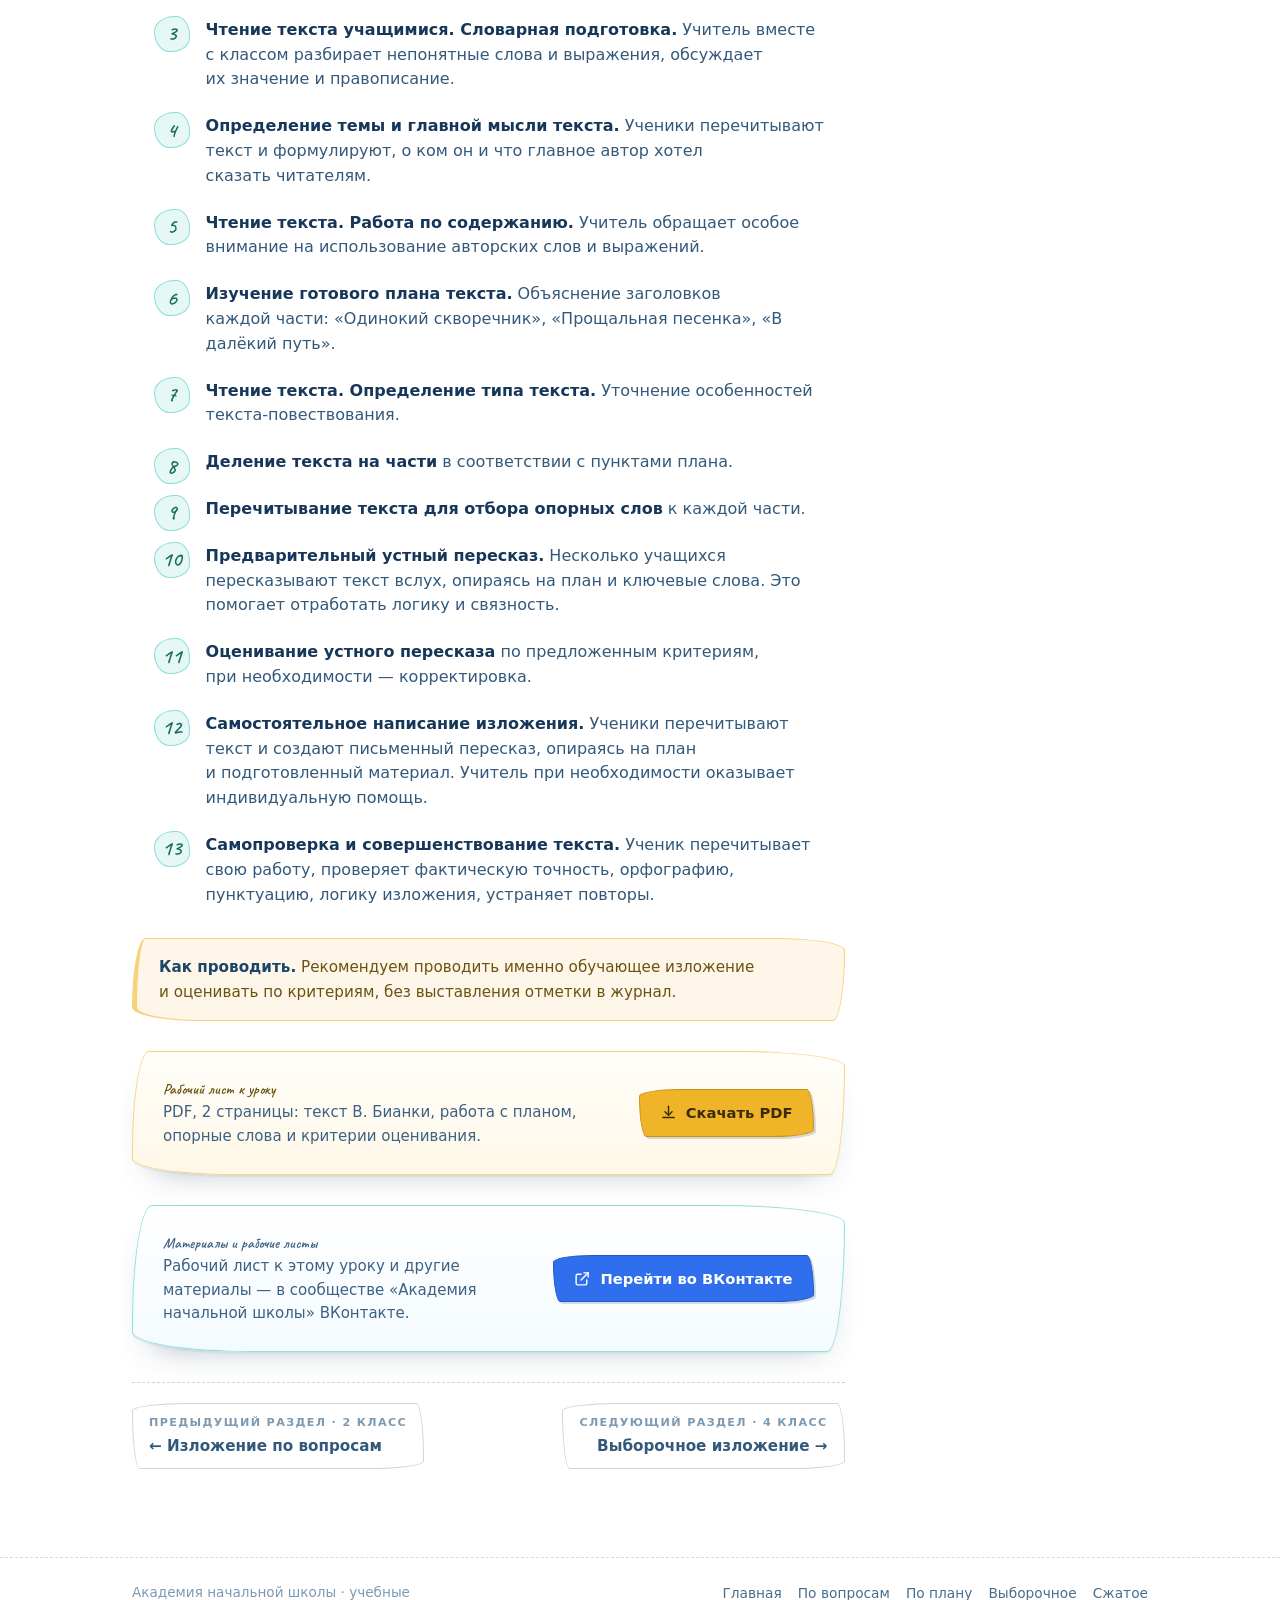
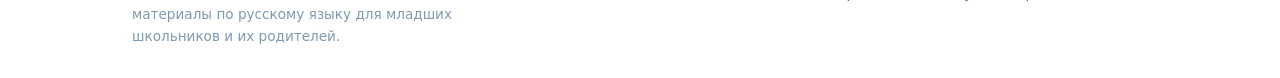
<file: izlozhenie/izlozhenie-po-planu.html>
<!doctype html>
<html lang="ru">
<head>
<meta charset="utf-8">
<meta name="viewport" content="width=device-width, initial-scale=1">
<title>Изложение по плану, 3 класс — Академия начальной школы</title>
<meta name="description" content="Изложение повествовательного текста с использованием предложенного плана: текст В. Бианки, готовый план из трёх пунктов и пошаговая работа на уроке в 3 классе.">
<link rel="icon" type="image/png" href="./logo.png">
<link rel="stylesheet" href="./fonts.css">
<link rel="stylesheet" href="./style.css">
  <!-- Yandex.Metrika counter -->
  <script>
    (function (m, e, t, r, i, k, a) {
      m[i] = m[i] || function () { (m[i].a = m[i].a || []).push(arguments); };
      m[i].l = 1 * new Date();
      for (var j = 0; j < document.scripts.length; j++) {
        if (document.scripts[j].src === r) { return; }
      }
      k = e.createElement(t);
      a = e.getElementsByTagName(t)[0];
      k.async = 1;
      k.src = r;
      a.parentNode.insertBefore(k, a);
    })(window, document, "script", "https://mc.yandex.ru/metrika/tag.js", "ym");

    ym(114129764, "init", {
      clickmap: true,
      trackLinks: true,
      accurateTrackBounce: true,
      webvisor: true
    });
  </script>
  <noscript>
    <div><img src="https://mc.yandex.ru/watch/114129764" style="position:absolute; left:-9999px;" alt=""></div>
  </noscript>
  <!-- /Yandex.Metrika counter -->
</head>
<body>

<a class="skip" href="#main">Перейти к содержанию</a>

<header class="site-header">
  <div class="wrap header-inner">
    <a class="brand" href="./index.html">
      <img class="brand-mark" src="./logo.png" alt="" width="44" height="44" decoding="async">
      <span class="brand-text">
        <span class="brand-title">Академия начальной школы</span>
        <span class="brand-sub">как писать изложение</span>
      </span>
    </a>

    <nav class="nav" aria-label="Разделы">
      <a href="./index.html">Главная</a>
      <a href="./izlozhenie-po-voprosam.html">По вопросам</a>
      <a href="./izlozhenie-po-planu.html" aria-current="page">По плану</a>
      <a href="./vyborochnoe-izlozhenie.html">Выборочное</a>
      <a href="./szhatoe-izlozhenie.html">Сжатое</a>
    </nav>
  </div>
</header>

<main id="main">
  <div class="wrap">

    <div class="page-head">
      <p class="crumbs"><a href="./index.html">Главная</a> · Раздел 02</p>
      <span class="badge">Раздел 02</span>
      <h1>Изложение по плану</h1>
      <svg class="uline" viewBox="0 0 300 14" fill="none" stroke="#2f6fed" stroke-width="3" stroke-linecap="round" preserveAspectRatio="none" aria-hidden="true">
        <path d="M3 9C50 4.5 99 6.4 148 5.6c49-.8 99 1.6 149-.9" opacity=".85"/>
        <path d="M16 12.5c43-3 90-1.6 135-2.4 45-.8 84 .6 129-1.1" stroke="rgba(47,111,237,.32)" stroke-width="2"/>
      </svg>
      <p class="lead">Повествовательный текст и готовый план из трёх пунктов: класс делит текст на части и пишет по ним изложение.</p>
    </div>

    <div class="content">

      <ul class="meta">
        <li class="accent">3 класс</li>
        <li>Урок 48</li>
        <li>Учебник, упр. 195</li>
      </ul>

      <h2>Что это за вид изложения</h2>
      <p>В соответствии с Федеральной рабочей программой по русскому языку в 3 классе учащиеся учатся писать изложение по коллективно или самостоятельно составленному плану. Тема урока по поурочному планированию — изложение повествовательного текста с использованием предложенного плана.</p>
      <p>План здесь работает как опора: он задаёт границы частей, и ученику не нужно решать, где заканчивается одна мысль и начинается другая.</p>

      <h2>Текст для работы</h2>
      <figure class="excerpt">
        <span class="excerpt-label">«Русский язык», 3 класс, часть 1, упр. 195</span>
        <p>Осень. Поредела на берёзах листва. Сиротливо качается на голой ветке скворечник. Вдруг прилетели два скворца. Скворчиха быстро скользнула в птичий домик. Скворец сел на веточку и тихонько запел. Песня закончилась. Скворушка вылетела из скворечника. Птицы прощались с родным домиком. Весной они опять прилетят сюда. А теперь им пора в далёкий путь.</p>
        <cite>В. Бианки</cite>
      </figure>

      <h2>Готовый план</h2>
      <ol>
        <li>Одинокий скворечник.</li>
        <li>Прощальная песенка.</li>
        <li>В далёкий путь.</li>
      </ol>
      <p>Заголовки каждой части обсуждаются отдельно: что именно в тексте соответствует этому пункту.</p>

      <h2>План работы над изложением</h2>
      <ol class="steps">
        <li><strong>Знакомство с текстом.</strong> Учитель выразительно читает текст, ученики следят за содержанием. Важно, чтобы дети уловили логику развития действий.</li>
        <li><strong>Беседа по содержанию.</strong> Учитель задаёт 3–4 ключевых вопроса, чтобы проверить понимание: всё ли верно усвоено, установлены ли причинно-следственные связи. Вопросы могут быть такими: «О ком рассказывается в тексте?», «Когда происходят описанные события?», «С чего начинается текст?», «Как развиваются события дальше?», «Чем всё заканчивается?»</li>
        <li><strong>Чтение текста учащимися. Словарная подготовка.</strong> Учитель вместе с классом разбирает непонятные слова и выражения, обсуждает их значение и правописание.</li>
        <li><strong>Определение темы и главной мысли текста.</strong> Ученики перечитывают текст и формулируют, о ком он и что главное автор хотел сказать читателям.</li>
        <li><strong>Чтение текста. Работа по содержанию.</strong> Учитель обращает особое внимание на использование авторских слов и выражений.</li>
        <li><strong>Изучение готового плана текста.</strong> Объяснение заголовков каждой части: «Одинокий скворечник», «Прощальная песенка», «В далёкий путь».</li>
        <li><strong>Чтение текста. Определение типа текста.</strong> Уточнение особенностей текста-повествования.</li>
        <li><strong>Деление текста на части</strong> в соответствии с пунктами плана.</li>
        <li><strong>Перечитывание текста для отбора опорных слов</strong> к каждой части.</li>
        <li><strong>Предварительный устный пересказ.</strong> Несколько учащихся пересказывают текст вслух, опираясь на план и ключевые слова. Это помогает отработать логику и связность.</li>
        <li><strong>Оценивание устного пересказа</strong> по предложенным критериям, при необходимости — корректировка.</li>
        <li><strong>Самостоятельное написание изложения.</strong> Ученики перечитывают текст и создают письменный пересказ, опираясь на план и подготовленный материал. Учитель при необходимости оказывает индивидуальную помощь.</li>
        <li><strong>Самопроверка и совершенствование текста.</strong> Ученик перечитывает свою работу, проверяет фактическую точность, орфографию, пунктуацию, логику изложения, устраняет повторы.</li>
      </ol>

      <div class="note">
        <p><strong>Как проводить.</strong> Рекомендуем проводить именно обучающее изложение и оценивать по критериям, без выставления отметки в журнал.</p>
      </div>

      <div class="cta cta--file">
        <div class="cta-text">
          <p class="cta-title">Рабочий лист к уроку</p>
          <p>PDF, 2 страницы: текст В. Бианки, работа с планом, опорные слова и критерии оценивания.</p>
        </div>
        <a class="cta-btn" href="./rabochiy-list-3-klass.pdf" download>
          <svg viewBox="0 0 24 24" fill="none" stroke="currentColor" stroke-width="2" stroke-linecap="round" stroke-linejoin="round" aria-hidden="true">
            <path d="M12 3v12"/>
            <path d="M7 11l5 5 5-5"/>
            <path d="M4 19h16"/>
          </svg>
          Скачать PDF
        </a>
      </div>

      <div class="cta">
        <div class="cta-text">
          <p class="cta-title">Материалы и рабочие листы</p>
          <p>Рабочий лист к этому уроку и другие материалы — в сообществе «Академия начальной школы» ВКонтакте.</p>
        </div>
        <a class="cta-btn" href="https://vk.ru/academia_nsh" target="_blank" rel="noopener">
          <svg viewBox="0 0 24 24" fill="none" stroke="currentColor" stroke-width="2" stroke-linecap="round" stroke-linejoin="round" aria-hidden="true">
            <path d="M14 4h6v6"/>
            <path d="M20 4 10 14"/>
            <path d="M18 14v5a2 2 0 0 1-2 2H5a2 2 0 0 1-2-2V8a2 2 0 0 1 2-2h5"/>
          </svg>
          Перейти во ВКонтакте
        </a>
      </div>

      <div class="pager">
        <a class="prev" href="./izlozhenie-po-voprosam.html">
          <span class="pager-label">Предыдущий раздел · 2 класс</span>
          <span class="pager-title">← Изложение по вопросам</span>
        </a>
        <a class="next" href="./vyborochnoe-izlozhenie.html">
          <span class="pager-label">Следующий раздел · 4 класс</span>
          <span class="pager-title">Выборочное изложение →</span>
        </a>
      </div>

    </div>
  </div>
</main>

<footer class="site-footer">
  <div class="wrap footer-inner">
    <p class="footer-note">Академия начальной школы · учебные материалы по русскому языку для младших школьников и их родителей.</p>
    <nav class="footer-nav" aria-label="Навигация в подвале">
      <a href="./index.html">Главная</a>
      <a href="./izlozhenie-po-voprosam.html">По вопросам</a>
      <a href="./izlozhenie-po-planu.html">По плану</a>
      <a href="./vyborochnoe-izlozhenie.html">Выборочное</a>
      <a href="./szhatoe-izlozhenie.html">Сжатое</a>
    </nav>
  </div>
</footer>

<div class="cookie-note" data-cookie-note>
  <p>Сайт использует cookie, чтобы считать посещения.</p>
  <button type="button" data-cookie-accept>Понятно</button>
</div>
<script>
(function () {
  var note = document.querySelector("[data-cookie-note]");
  if (!note) return;
  var accepted = null;
  try { accepted = localStorage.getItem("cookie-ok"); } catch (error) { accepted = null; }
  if (!accepted) note.classList.add("is-visible");
  var button = note.querySelector("[data-cookie-accept]");
  if (button) {
    button.addEventListener("click", function () {
      note.classList.remove("is-visible");
      try { localStorage.setItem("cookie-ok", "1"); } catch (error) {}
    });
  }
})();
</script>
</body>
</html>
</file>
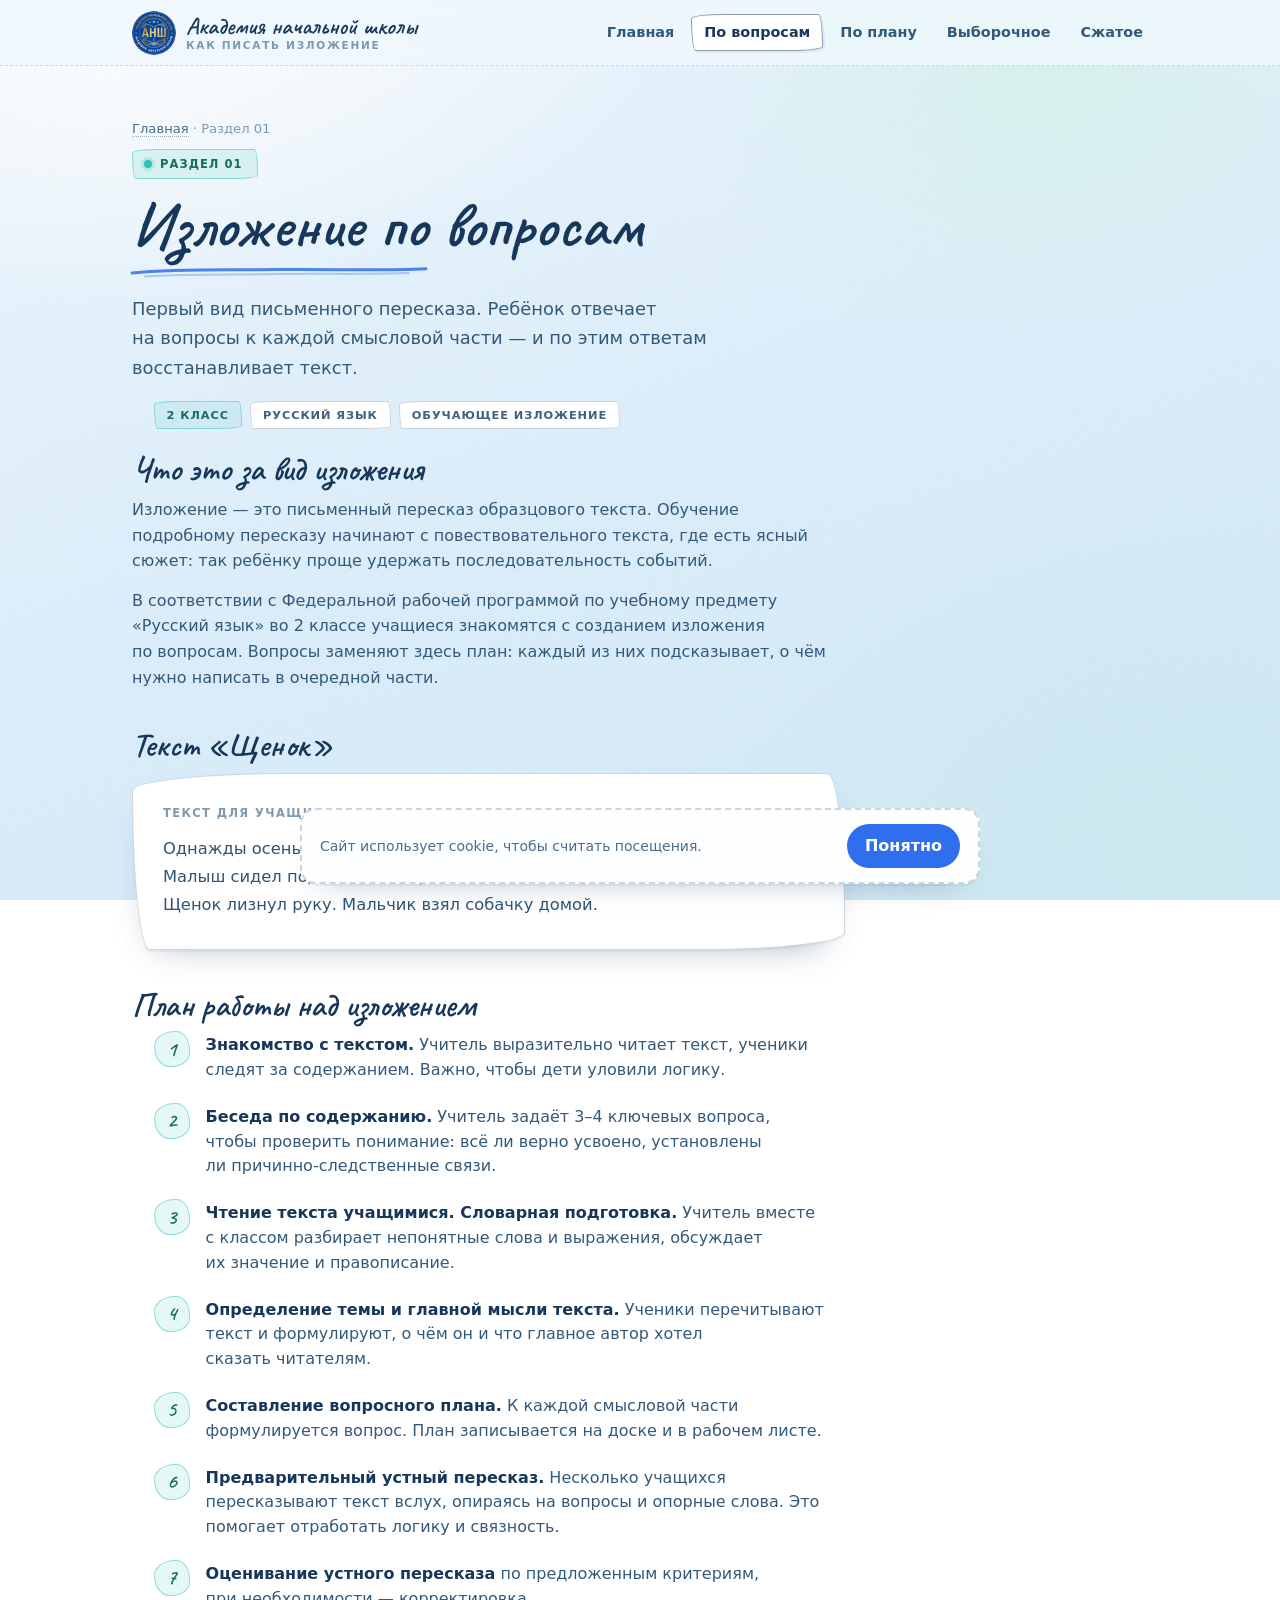
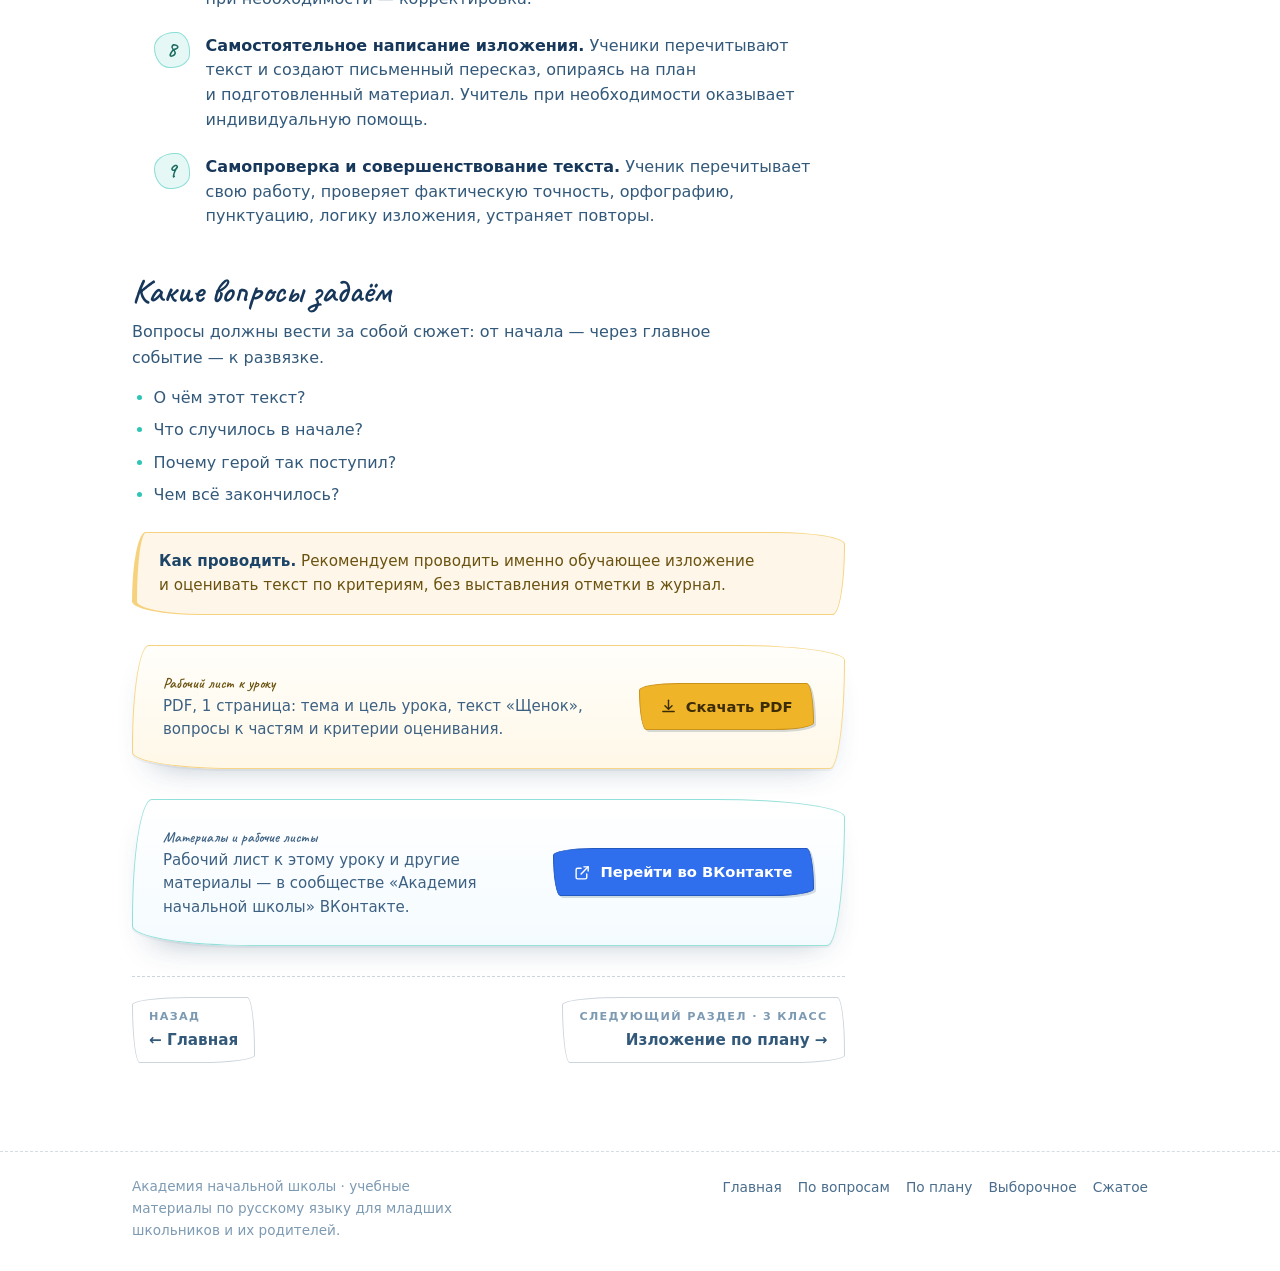
<file: izlozhenie/izlozhenie-po-voprosam.html>
<!doctype html>
<html lang="ru">
<head>
<meta charset="utf-8">
<meta name="viewport" content="width=device-width, initial-scale=1">
<title>Изложение по вопросам, 2 класс — Академия начальной школы</title>
<meta name="description" content="Первый вид письменного пересказа: вопросный план, беседа по содержанию и пошаговый план работы над изложением во 2 классе.">
<link rel="icon" type="image/png" href="./logo.png">
<link rel="stylesheet" href="./fonts.css">
<link rel="stylesheet" href="./style.css">
  <!-- Yandex.Metrika counter -->
  <script>
    (function (m, e, t, r, i, k, a) {
      m[i] = m[i] || function () { (m[i].a = m[i].a || []).push(arguments); };
      m[i].l = 1 * new Date();
      for (var j = 0; j < document.scripts.length; j++) {
        if (document.scripts[j].src === r) { return; }
      }
      k = e.createElement(t);
      a = e.getElementsByTagName(t)[0];
      k.async = 1;
      k.src = r;
      a.parentNode.insertBefore(k, a);
    })(window, document, "script", "https://mc.yandex.ru/metrika/tag.js", "ym");

    ym(114129764, "init", {
      clickmap: true,
      trackLinks: true,
      accurateTrackBounce: true,
      webvisor: true
    });
  </script>
  <noscript>
    <div><img src="https://mc.yandex.ru/watch/114129764" style="position:absolute; left:-9999px;" alt=""></div>
  </noscript>
  <!-- /Yandex.Metrika counter -->
</head>
<body>

<a class="skip" href="#main">Перейти к содержанию</a>

<header class="site-header">
  <div class="wrap header-inner">
    <a class="brand" href="./index.html">
      <img class="brand-mark" src="./logo.png" alt="" width="44" height="44" decoding="async">
      <span class="brand-text">
        <span class="brand-title">Академия начальной школы</span>
        <span class="brand-sub">как писать изложение</span>
      </span>
    </a>

    <nav class="nav" aria-label="Разделы">
      <a href="./index.html">Главная</a>
      <a href="./izlozhenie-po-voprosam.html" aria-current="page">По вопросам</a>
      <a href="./izlozhenie-po-planu.html">По плану</a>
      <a href="./vyborochnoe-izlozhenie.html">Выборочное</a>
      <a href="./szhatoe-izlozhenie.html">Сжатое</a>
    </nav>
  </div>
</header>

<main id="main">
  <div class="wrap">

    <div class="page-head">
      <p class="crumbs"><a href="./index.html">Главная</a> · Раздел 01</p>
      <span class="badge">Раздел 01</span>
      <h1>Изложение по вопросам</h1>
      <svg class="uline" viewBox="0 0 300 14" fill="none" stroke="#2f6fed" stroke-width="3" stroke-linecap="round" preserveAspectRatio="none" aria-hidden="true">
        <path d="M3 9C50 4.5 99 6.4 148 5.6c49-.8 99 1.6 149-.9" opacity=".85"/>
        <path d="M16 12.5c43-3 90-1.6 135-2.4 45-.8 84 .6 129-1.1" stroke="rgba(47,111,237,.32)" stroke-width="2"/>
      </svg>
      <p class="lead">Первый вид письменного пересказа. Ребёнок отвечает на вопросы к каждой смысловой части — и по этим ответам восстанавливает текст.</p>
    </div>

    <div class="content">

      <ul class="meta">
        <li class="accent">2 класс</li>
        <li>Русский язык</li>
        <li>Обучающее изложение</li>
      </ul>

      <h2>Что это за вид изложения</h2>
      <p>Изложение — это письменный пересказ образцового текста. Обучение подробному пересказу начинают с повествовательного текста, где есть ясный сюжет: так ребёнку проще удержать последовательность событий.</p>
      <p>В соответствии с Федеральной рабочей программой по учебному предмету «Русский язык» во 2 классе учащиеся знакомятся с созданием изложения по вопросам. Вопросы заменяют здесь план: каждый из них подсказывает, о чём нужно написать в очередной части.</p>

      <h2>Текст «Щенок»</h2>
      <figure class="excerpt">
        <span class="excerpt-label">Текст для учащихся · 2 класс</span>
        <p>Однажды осенью Митя шёл из школы. Около дома он увидел щенка. Малыш сидел под дождём. Щенок жалобно пищал. Митя погладил его. Щенок лизнул руку. Мальчик взял собачку домой.</p>
      </figure>

      <h2>План работы над изложением</h2>
      <ol class="steps">
        <li><strong>Знакомство с текстом.</strong> Учитель выразительно читает текст, ученики следят за содержанием. Важно, чтобы дети уловили логику.</li>
        <li><strong>Беседа по содержанию.</strong> Учитель задаёт 3–4 ключевых вопроса, чтобы проверить понимание: всё ли верно усвоено, установлены ли причинно-следственные связи.</li>
        <li><strong>Чтение текста учащимися. Словарная подготовка.</strong> Учитель вместе с классом разбирает непонятные слова и выражения, обсуждает их значение и правописание.</li>
        <li><strong>Определение темы и главной мысли текста.</strong> Ученики перечитывают текст и формулируют, о чём он и что главное автор хотел сказать читателям.</li>
        <li><strong>Составление вопросного плана.</strong> К каждой смысловой части формулируется вопрос. План записывается на доске и в рабочем листе.</li>
        <li><strong>Предварительный устный пересказ.</strong> Несколько учащихся пересказывают текст вслух, опираясь на вопросы и опорные слова. Это помогает отработать логику и связность.</li>
        <li><strong>Оценивание устного пересказа</strong> по предложенным критериям, при необходимости — корректировка.</li>
        <li><strong>Самостоятельное написание изложения.</strong> Ученики перечитывают текст и создают письменный пересказ, опираясь на план и подготовленный материал. Учитель при необходимости оказывает индивидуальную помощь.</li>
        <li><strong>Самопроверка и совершенствование текста.</strong> Ученик перечитывает свою работу, проверяет фактическую точность, орфографию, пунктуацию, логику изложения, устраняет повторы.</li>
      </ol>

      <h2>Какие вопросы задаём</h2>
      <p>Вопросы должны вести за собой сюжет: от начала — через главное событие — к развязке.</p>
      <ul>
        <li>О чём этот текст?</li>
        <li>Что случилось в начале?</li>
        <li>Почему герой так поступил?</li>
        <li>Чем всё закончилось?</li>
      </ul>

      <div class="note">
        <p><strong>Как проводить.</strong> Рекомендуем проводить именно обучающее изложение и оценивать текст по критериям, без выставления отметки в журнал.</p>
      </div>

      <div class="cta cta--file">
        <div class="cta-text">
          <p class="cta-title">Рабочий лист к уроку</p>
          <p>PDF, 1 страница: тема и цель урока, текст «Щенок», вопросы к частям и критерии оценивания.</p>
        </div>
        <a class="cta-btn" href="./rabochiy-list-2-klass.pdf" download>
          <svg viewBox="0 0 24 24" fill="none" stroke="currentColor" stroke-width="2" stroke-linecap="round" stroke-linejoin="round" aria-hidden="true">
            <path d="M12 3v12"/>
            <path d="M7 11l5 5 5-5"/>
            <path d="M4 19h16"/>
          </svg>
          Скачать PDF
        </a>
      </div>

      <div class="cta">
        <div class="cta-text">
          <p class="cta-title">Материалы и рабочие листы</p>
          <p>Рабочий лист к этому уроку и другие материалы — в сообществе «Академия начальной школы» ВКонтакте.</p>
        </div>
        <a class="cta-btn" href="https://vk.ru/academia_nsh" target="_blank" rel="noopener">
          <svg viewBox="0 0 24 24" fill="none" stroke="currentColor" stroke-width="2" stroke-linecap="round" stroke-linejoin="round" aria-hidden="true">
            <path d="M14 4h6v6"/>
            <path d="M20 4 10 14"/>
            <path d="M18 14v5a2 2 0 0 1-2 2H5a2 2 0 0 1-2-2V8a2 2 0 0 1 2-2h5"/>
          </svg>
          Перейти во ВКонтакте
        </a>
      </div>

      <div class="pager">
        <a class="prev" href="./index.html">
          <span class="pager-label">Назад</span>
          <span class="pager-title">← Главная</span>
        </a>
        <a class="next" href="./izlozhenie-po-planu.html">
          <span class="pager-label">Следующий раздел · 3 класс</span>
          <span class="pager-title">Изложение по плану →</span>
        </a>
      </div>

    </div>
  </div>
</main>

<footer class="site-footer">
  <div class="wrap footer-inner">
    <p class="footer-note">Академия начальной школы · учебные материалы по русскому языку для младших школьников и их родителей.</p>
    <nav class="footer-nav" aria-label="Навигация в подвале">
      <a href="./index.html">Главная</a>
      <a href="./izlozhenie-po-voprosam.html">По вопросам</a>
      <a href="./izlozhenie-po-planu.html">По плану</a>
      <a href="./vyborochnoe-izlozhenie.html">Выборочное</a>
      <a href="./szhatoe-izlozhenie.html">Сжатое</a>
    </nav>
  </div>
</footer>

<div class="cookie-note" data-cookie-note>
  <p>Сайт использует cookie, чтобы считать посещения.</p>
  <button type="button" data-cookie-accept>Понятно</button>
</div>
<script>
(function () {
  var note = document.querySelector("[data-cookie-note]");
  if (!note) return;
  var accepted = null;
  try { accepted = localStorage.getItem("cookie-ok"); } catch (error) { accepted = null; }
  if (!accepted) note.classList.add("is-visible");
  var button = note.querySelector("[data-cookie-accept]");
  if (button) {
    button.addEventListener("click", function () {
      note.classList.remove("is-visible");
      try { localStorage.setItem("cookie-ok", "1"); } catch (error) {}
    });
  }
})();
</script>
</body>
</html>
</file>
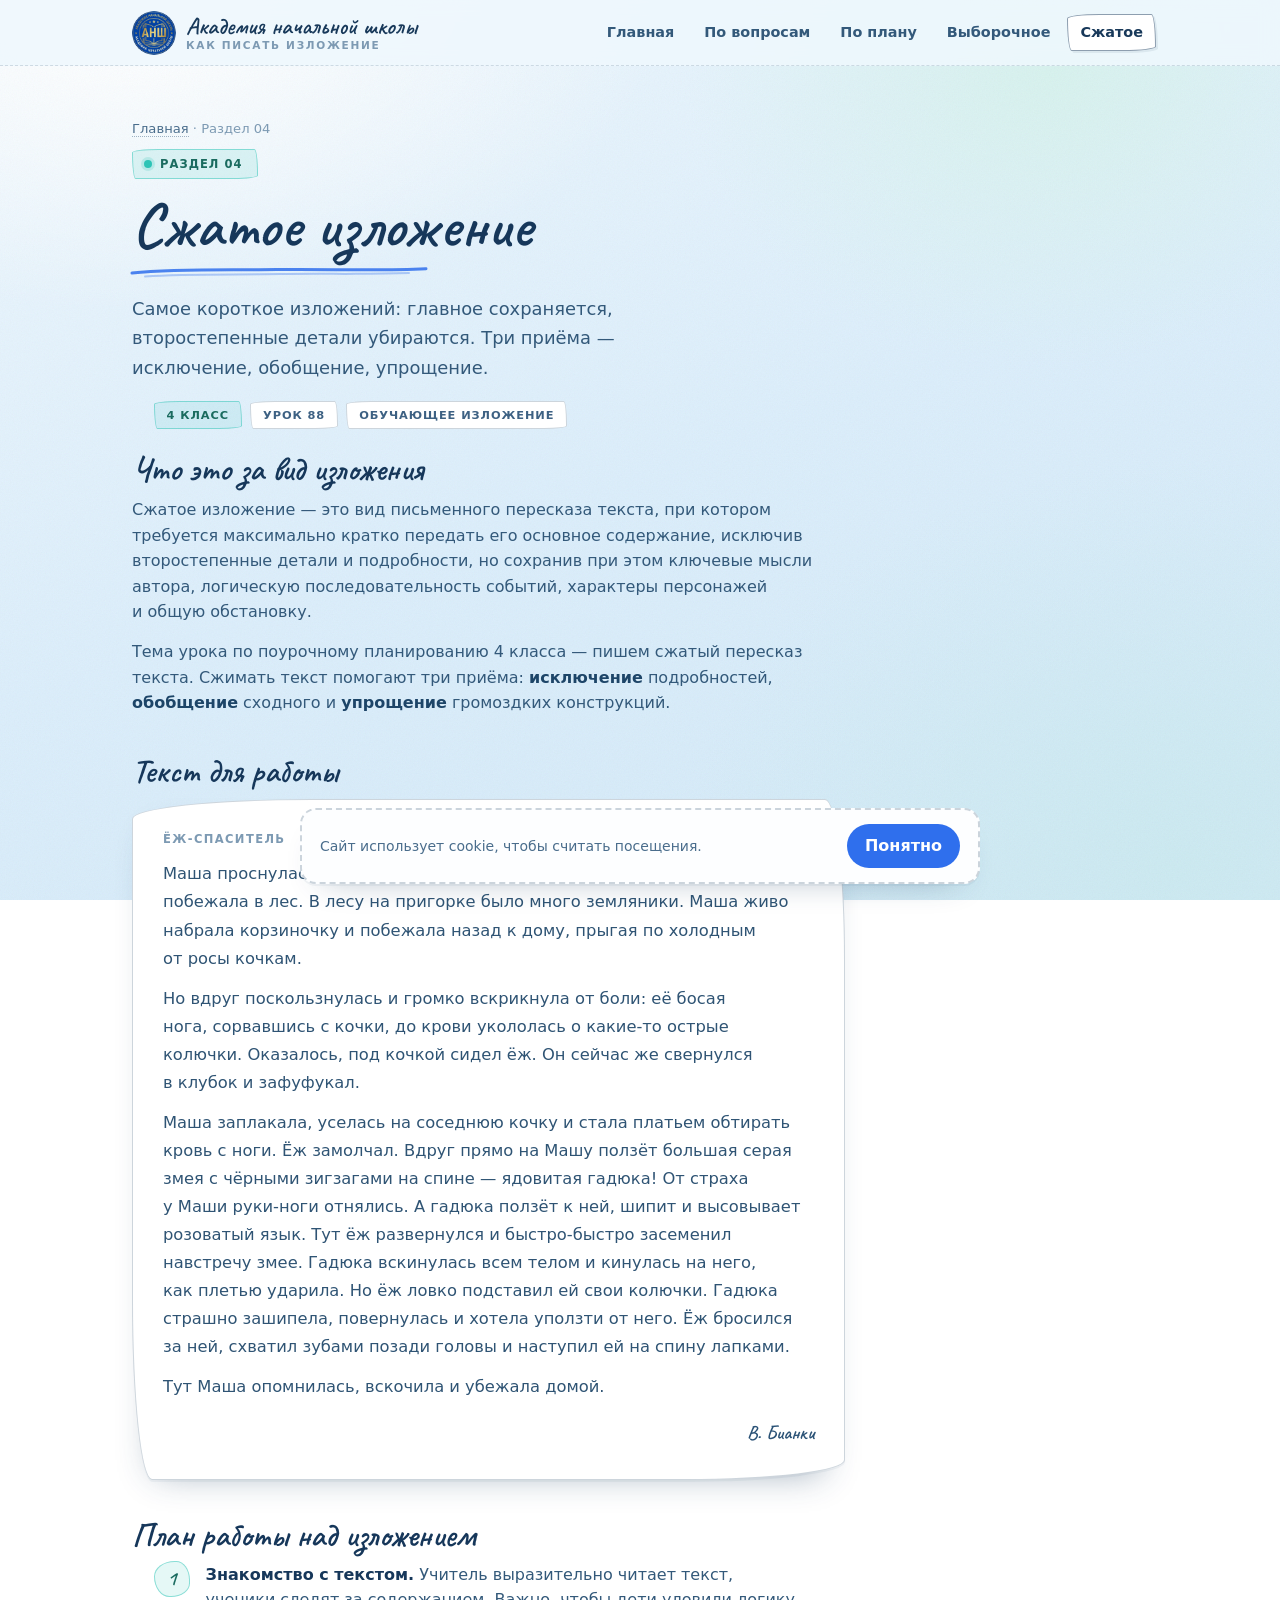
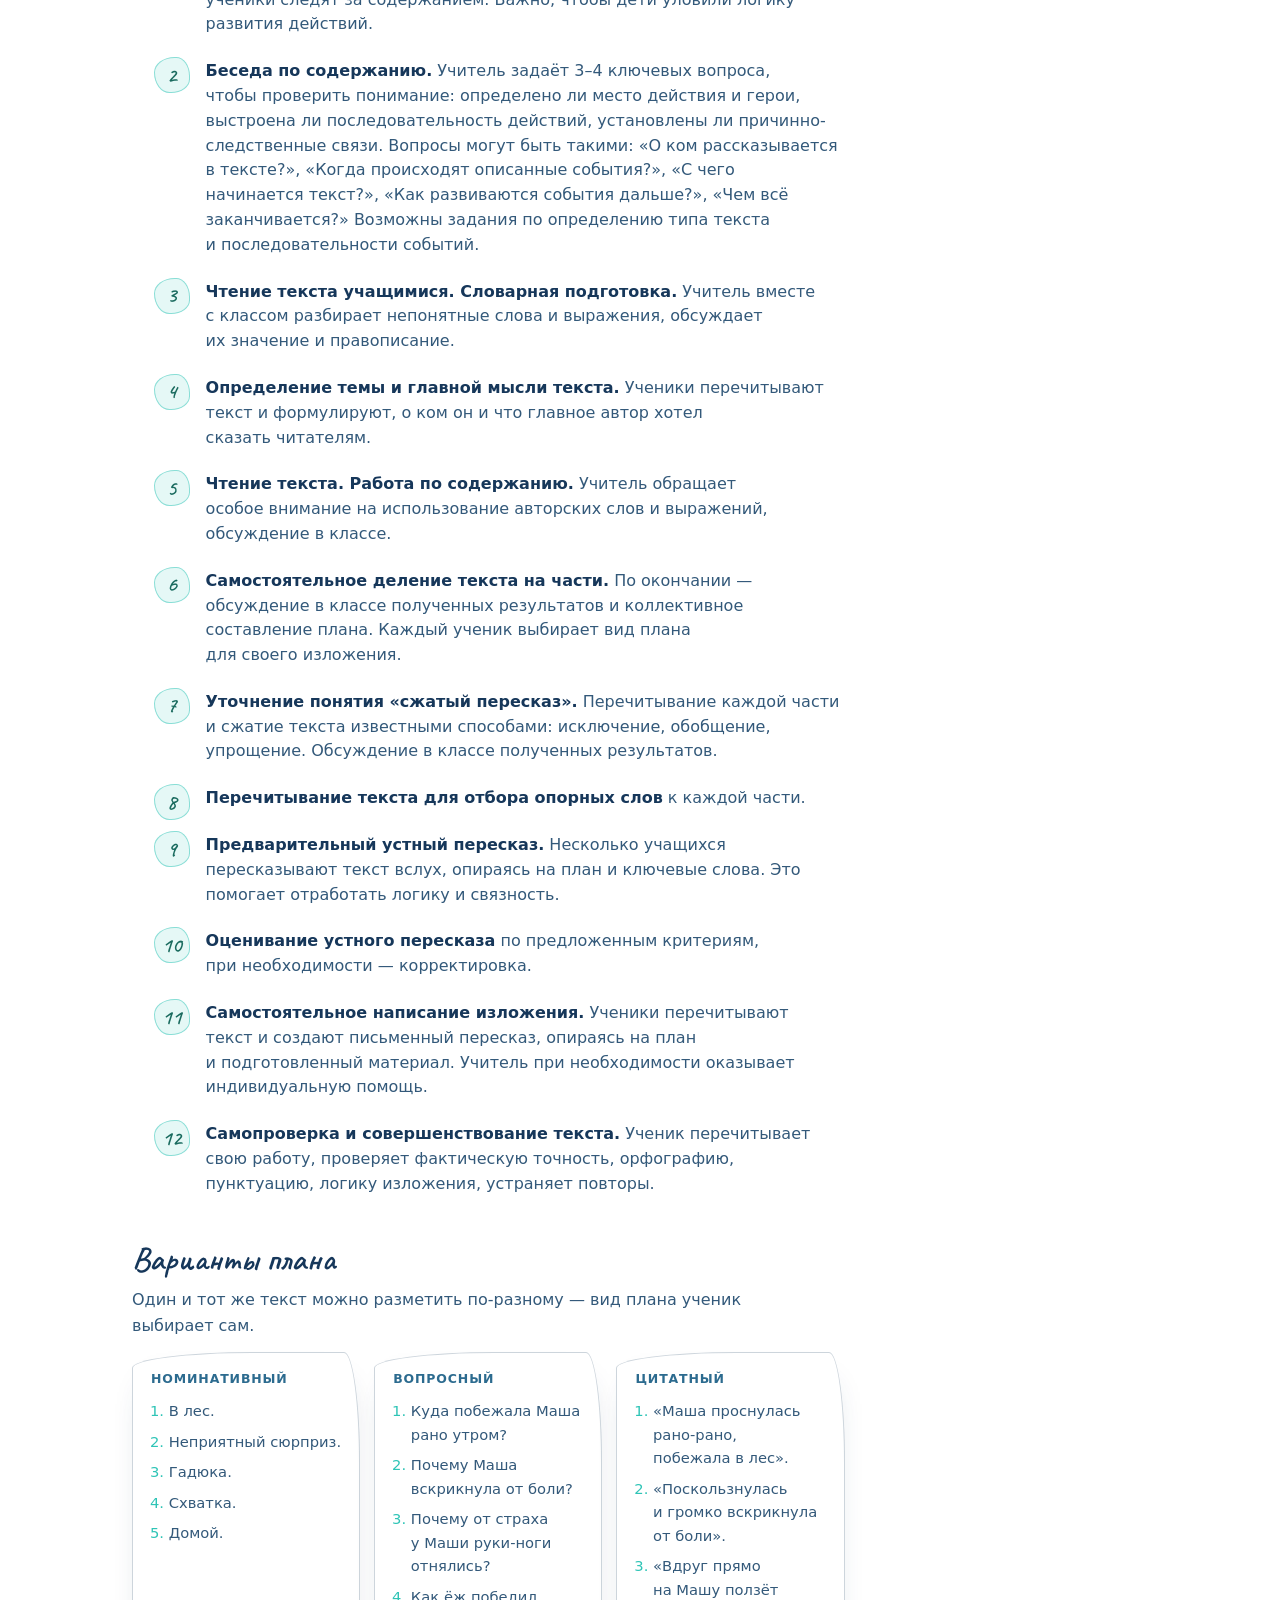
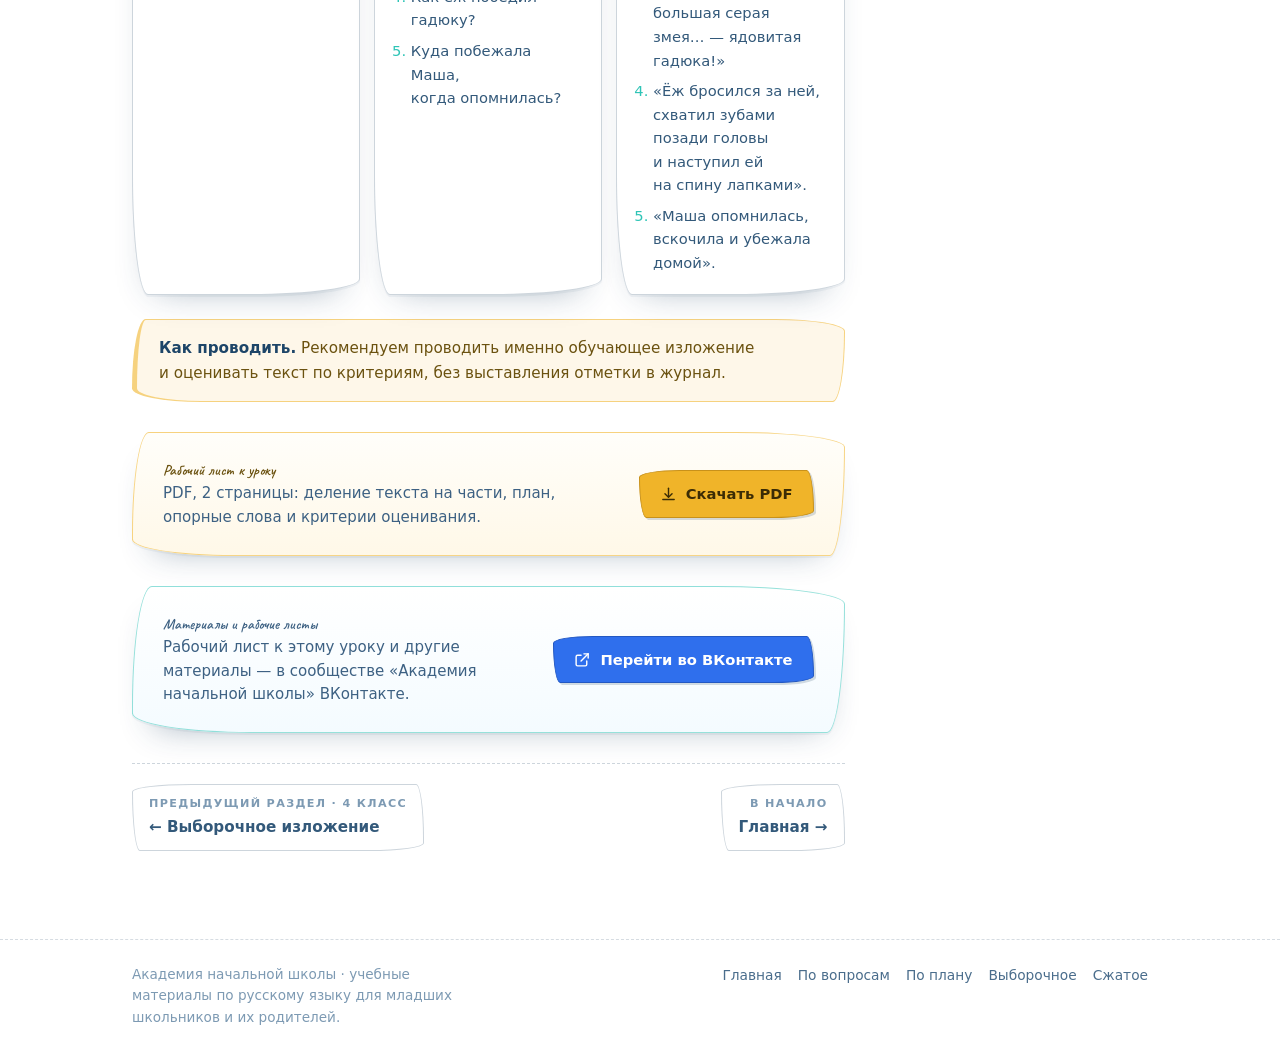
<file: izlozhenie/szhatoe-izlozhenie.html>
<!doctype html>
<html lang="ru">
<head>
<meta charset="utf-8">
<meta name="viewport" content="width=device-width, initial-scale=1">
<title>Сжатое изложение, 4 класс — Академия начальной школы</title>
<meta name="description" content="Сжатое изложение: как кратко передать главное. Рассказ В. Бианки «Ёж-спаситель», план работы и три варианта плана — номинативный, вопросный, цитатный.">
<link rel="icon" type="image/png" href="./logo.png">
<link rel="stylesheet" href="./fonts.css">
<link rel="stylesheet" href="./style.css">
  <!-- Yandex.Metrika counter -->
  <script>
    (function (m, e, t, r, i, k, a) {
      m[i] = m[i] || function () { (m[i].a = m[i].a || []).push(arguments); };
      m[i].l = 1 * new Date();
      for (var j = 0; j < document.scripts.length; j++) {
        if (document.scripts[j].src === r) { return; }
      }
      k = e.createElement(t);
      a = e.getElementsByTagName(t)[0];
      k.async = 1;
      k.src = r;
      a.parentNode.insertBefore(k, a);
    })(window, document, "script", "https://mc.yandex.ru/metrika/tag.js", "ym");

    ym(114129764, "init", {
      clickmap: true,
      trackLinks: true,
      accurateTrackBounce: true,
      webvisor: true
    });
  </script>
  <noscript>
    <div><img src="https://mc.yandex.ru/watch/114129764" style="position:absolute; left:-9999px;" alt=""></div>
  </noscript>
  <!-- /Yandex.Metrika counter -->
</head>
<body>

<a class="skip" href="#main">Перейти к содержанию</a>

<header class="site-header">
  <div class="wrap header-inner">
    <a class="brand" href="./index.html">
      <img class="brand-mark" src="./logo.png" alt="" width="44" height="44" decoding="async">
      <span class="brand-text">
        <span class="brand-title">Академия начальной школы</span>
        <span class="brand-sub">как писать изложение</span>
      </span>
    </a>

    <nav class="nav" aria-label="Разделы">
      <a href="./index.html">Главная</a>
      <a href="./izlozhenie-po-voprosam.html">По вопросам</a>
      <a href="./izlozhenie-po-planu.html">По плану</a>
      <a href="./vyborochnoe-izlozhenie.html">Выборочное</a>
      <a href="./szhatoe-izlozhenie.html" aria-current="page">Сжатое</a>
    </nav>
  </div>
</header>

<main id="main">
  <div class="wrap">

    <div class="page-head">
      <p class="crumbs"><a href="./index.html">Главная</a> · Раздел 04</p>
      <span class="badge">Раздел 04</span>
      <h1>Сжатое изложение</h1>
      <svg class="uline" viewBox="0 0 300 14" fill="none" stroke="#2f6fed" stroke-width="3" stroke-linecap="round" preserveAspectRatio="none" aria-hidden="true">
        <path d="M3 9C50 4.5 99 6.4 148 5.6c49-.8 99 1.6 149-.9" opacity=".85"/>
        <path d="M16 12.5c43-3 90-1.6 135-2.4 45-.8 84 .6 129-1.1" stroke="rgba(47,111,237,.32)" stroke-width="2"/>
      </svg>
      <p class="lead">Самое короткое изложений: главное сохраняется, второстепенные детали убираются. Три приёма — исключение, обобщение, упрощение.</p>
    </div>

    <div class="content">

      <ul class="meta">
        <li class="accent">4 класс</li>
        <li>Урок 88</li>
        <li>Обучающее изложение</li>
      </ul>

      <h2>Что это за вид изложения</h2>
      <p>Сжатое изложение — это вид письменного пересказа текста, при котором требуется максимально кратко передать его основное содержание, исключив второстепенные детали и подробности, но сохранив при этом ключевые мысли автора, логическую последовательность событий, характеры персонажей и общую обстановку.</p>
      <p>Тема урока по поурочному планированию 4 класса — пишем сжатый пересказ текста. Сжимать текст помогают три приёма: <strong>исключение</strong> подробностей, <strong>обобщение</strong> сходного и <strong>упрощение</strong> громоздких конструкций.</p>

      <h2>Текст для работы</h2>
      <figure class="excerpt">
        <span class="excerpt-label">Ёж-спаситель</span>
        <p>Маша проснулась рано-рано, накинула на себя платье, как была босиком, побежала в лес. В лесу на пригорке было много земляники. Маша живо набрала корзиночку и побежала назад к дому, прыгая по холодным от росы кочкам.</p>
        <p>Но вдруг поскользнулась и громко вскрикнула от боли: её босая нога, сорвавшись с кочки, до крови укололась о какие-то острые колючки. Оказалось, под кочкой сидел ёж. Он сейчас же свернулся в клубок и зафуфукал.</p>
        <p>Маша заплакала, уселась на соседнюю кочку и стала платьем обтирать кровь с ноги. Ёж замолчал. Вдруг прямо на Машу ползёт большая серая змея с чёрными зигзагами на спине — ядовитая гадюка! От страха у Маши руки-ноги отнялись. А гадюка ползёт к ней, шипит и высовывает розоватый язык. Тут ёж развернулся и быстро-быстро засеменил навстречу змее. Гадюка вскинулась всем телом и кинулась на него, как плетью ударила. Но ёж ловко подставил ей свои колючки. Гадюка страшно зашипела, повернулась и хотела уползти от него. Ёж бросился за ней, схватил зубами позади головы и наступил ей на спину лапками.</p>
        <p>Тут Маша опомнилась, вскочила и убежала домой.</p>
        <cite>В. Бианки</cite>
      </figure>

      <h2>План работы над изложением</h2>
      <ol class="steps">
        <li><strong>Знакомство с текстом.</strong> Учитель выразительно читает текст, ученики следят за содержанием. Важно, чтобы дети уловили логику развития действий.</li>
        <li><strong>Беседа по содержанию.</strong> Учитель задаёт 3–4 ключевых вопроса, чтобы проверить понимание: определено ли место действия и герои, выстроена ли последовательность действий, установлены ли причинно-следственные связи. Вопросы могут быть такими: «О ком рассказывается в тексте?», «Когда происходят описанные события?», «С чего начинается текст?», «Как развиваются события дальше?», «Чем всё заканчивается?» Возможны задания по определению типа текста и последовательности событий.</li>
        <li><strong>Чтение текста учащимися. Словарная подготовка.</strong> Учитель вместе с классом разбирает непонятные слова и выражения, обсуждает их значение и правописание.</li>
        <li><strong>Определение темы и главной мысли текста.</strong> Ученики перечитывают текст и формулируют, о ком он и что главное автор хотел сказать читателям.</li>
        <li><strong>Чтение текста. Работа по содержанию.</strong> Учитель обращает особое внимание на использование авторских слов и выражений, обсуждение в классе.</li>
        <li><strong>Самостоятельное деление текста на части.</strong> По окончании — обсуждение в классе полученных результатов и коллективное составление плана. Каждый ученик выбирает вид плана для своего изложения.</li>
        <li><strong>Уточнение понятия «сжатый пересказ».</strong> Перечитывание каждой части и сжатие текста известными способами: исключение, обобщение, упрощение. Обсуждение в классе полученных результатов.</li>
        <li><strong>Перечитывание текста для отбора опорных слов</strong> к каждой части.</li>
        <li><strong>Предварительный устный пересказ.</strong> Несколько учащихся пересказывают текст вслух, опираясь на план и ключевые слова. Это помогает отработать логику и связность.</li>
        <li><strong>Оценивание устного пересказа</strong> по предложенным критериям, при необходимости — корректировка.</li>
        <li><strong>Самостоятельное написание изложения.</strong> Ученики перечитывают текст и создают письменный пересказ, опираясь на план и подготовленный материал. Учитель при необходимости оказывает индивидуальную помощь.</li>
        <li><strong>Самопроверка и совершенствование текста.</strong> Ученик перечитывает свою работу, проверяет фактическую точность, орфографию, пунктуацию, логику изложения, устраняет повторы.</li>
      </ol>

      <h2>Варианты плана</h2>
      <p>Один и тот же текст можно разметить по-разному — вид плана ученик выбирает сам.</p>

      <div class="plan-grid">
        <div class="plan-col">
          <h3>Номинативный</h3>
          <ol>
            <li>В лес.</li>
            <li>Неприятный сюрприз.</li>
            <li>Гадюка.</li>
            <li>Схватка.</li>
            <li>Домой.</li>
          </ol>
        </div>

        <div class="plan-col">
          <h3>Вопросный</h3>
          <ol>
            <li>Куда побежала Маша рано утром?</li>
            <li>Почему Маша вскрикнула от боли?</li>
            <li>Почему от страха у Маши руки-ноги отнялись?</li>
            <li>Как ёж победил гадюку?</li>
            <li>Куда побежала Маша, когда опомнилась?</li>
          </ol>
        </div>

        <div class="plan-col">
          <h3>Цитатный</h3>
          <ol>
            <li>«Маша проснулась рано-рано, побежала в лес».</li>
            <li>«Поскользнулась и громко вскрикнула от боли».</li>
            <li>«Вдруг прямо на Машу ползёт большая серая змея… — ядовитая гадюка!»</li>
            <li>«Ёж бросился за ней, схватил зубами позади головы и наступил ей на спину лапками».</li>
            <li>«Маша опомнилась, вскочила и убежала домой».</li>
          </ol>
        </div>
      </div>

      <div class="note">
        <p><strong>Как проводить.</strong> Рекомендуем проводить именно обучающее изложение и оценивать текст по критериям, без выставления отметки в журнал.</p>
      </div>

      <div class="cta cta--file">
        <div class="cta-text">
          <p class="cta-title">Рабочий лист к уроку</p>
          <p>PDF, 2 страницы: деление текста на части, план, опорные слова и критерии оценивания.</p>
        </div>
        <a class="cta-btn" href="./rabochiy-list-4-klass-szhatoe.pdf" download>
          <svg viewBox="0 0 24 24" fill="none" stroke="currentColor" stroke-width="2" stroke-linecap="round" stroke-linejoin="round" aria-hidden="true">
            <path d="M12 3v12"/>
            <path d="M7 11l5 5 5-5"/>
            <path d="M4 19h16"/>
          </svg>
          Скачать PDF
        </a>
      </div>

      <div class="cta">
        <div class="cta-text">
          <p class="cta-title">Материалы и рабочие листы</p>
          <p>Рабочий лист к этому уроку и другие материалы — в сообществе «Академия начальной школы» ВКонтакте.</p>
        </div>
        <a class="cta-btn" href="https://vk.ru/academia_nsh" target="_blank" rel="noopener">
          <svg viewBox="0 0 24 24" fill="none" stroke="currentColor" stroke-width="2" stroke-linecap="round" stroke-linejoin="round" aria-hidden="true">
            <path d="M14 4h6v6"/>
            <path d="M20 4 10 14"/>
            <path d="M18 14v5a2 2 0 0 1-2 2H5a2 2 0 0 1-2-2V8a2 2 0 0 1 2-2h5"/>
          </svg>
          Перейти во ВКонтакте
        </a>
      </div>

      <div class="pager">
        <a class="prev" href="./vyborochnoe-izlozhenie.html">
          <span class="pager-label">Предыдущий раздел · 4 класс</span>
          <span class="pager-title">← Выборочное изложение</span>
        </a>
        <a class="next" href="./index.html">
          <span class="pager-label">В начало</span>
          <span class="pager-title">Главная →</span>
        </a>
      </div>

    </div>
  </div>
</main>

<footer class="site-footer">
  <div class="wrap footer-inner">
    <p class="footer-note">Академия начальной школы · учебные материалы по русскому языку для младших школьников и их родителей.</p>
    <nav class="footer-nav" aria-label="Навигация в подвале">
      <a href="./index.html">Главная</a>
      <a href="./izlozhenie-po-voprosam.html">По вопросам</a>
      <a href="./izlozhenie-po-planu.html">По плану</a>
      <a href="./vyborochnoe-izlozhenie.html">Выборочное</a>
      <a href="./szhatoe-izlozhenie.html">Сжатое</a>
    </nav>
  </div>
</footer>

<div class="cookie-note" data-cookie-note>
  <p>Сайт использует cookie, чтобы считать посещения.</p>
  <button type="button" data-cookie-accept>Понятно</button>
</div>
<script>
(function () {
  var note = document.querySelector("[data-cookie-note]");
  if (!note) return;
  var accepted = null;
  try { accepted = localStorage.getItem("cookie-ok"); } catch (error) { accepted = null; }
  if (!accepted) note.classList.add("is-visible");
  var button = note.querySelector("[data-cookie-accept]");
  if (button) {
    button.addEventListener("click", function () {
      note.classList.remove("is-visible");
      try { localStorage.setItem("cookie-ok", "1"); } catch (error) {}
    });
  }
})();
</script>
</body>
</html>
</file>
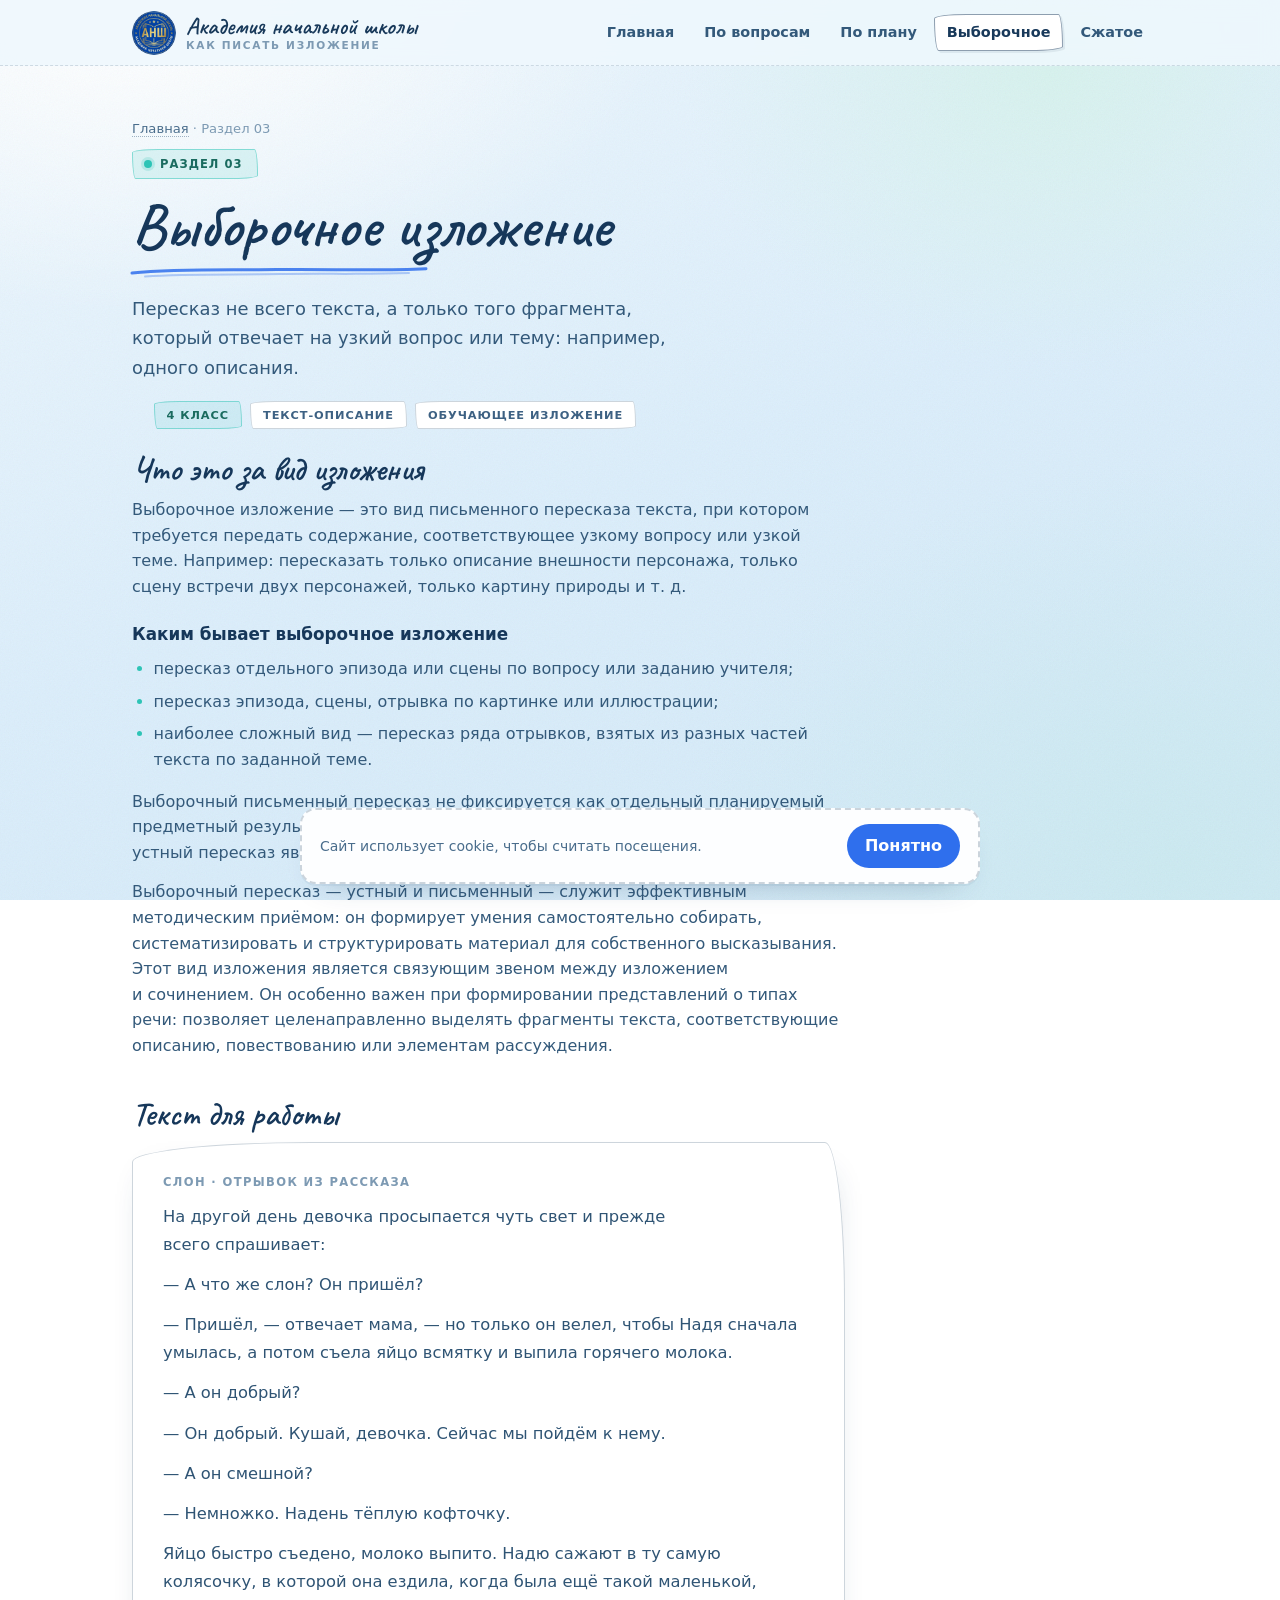
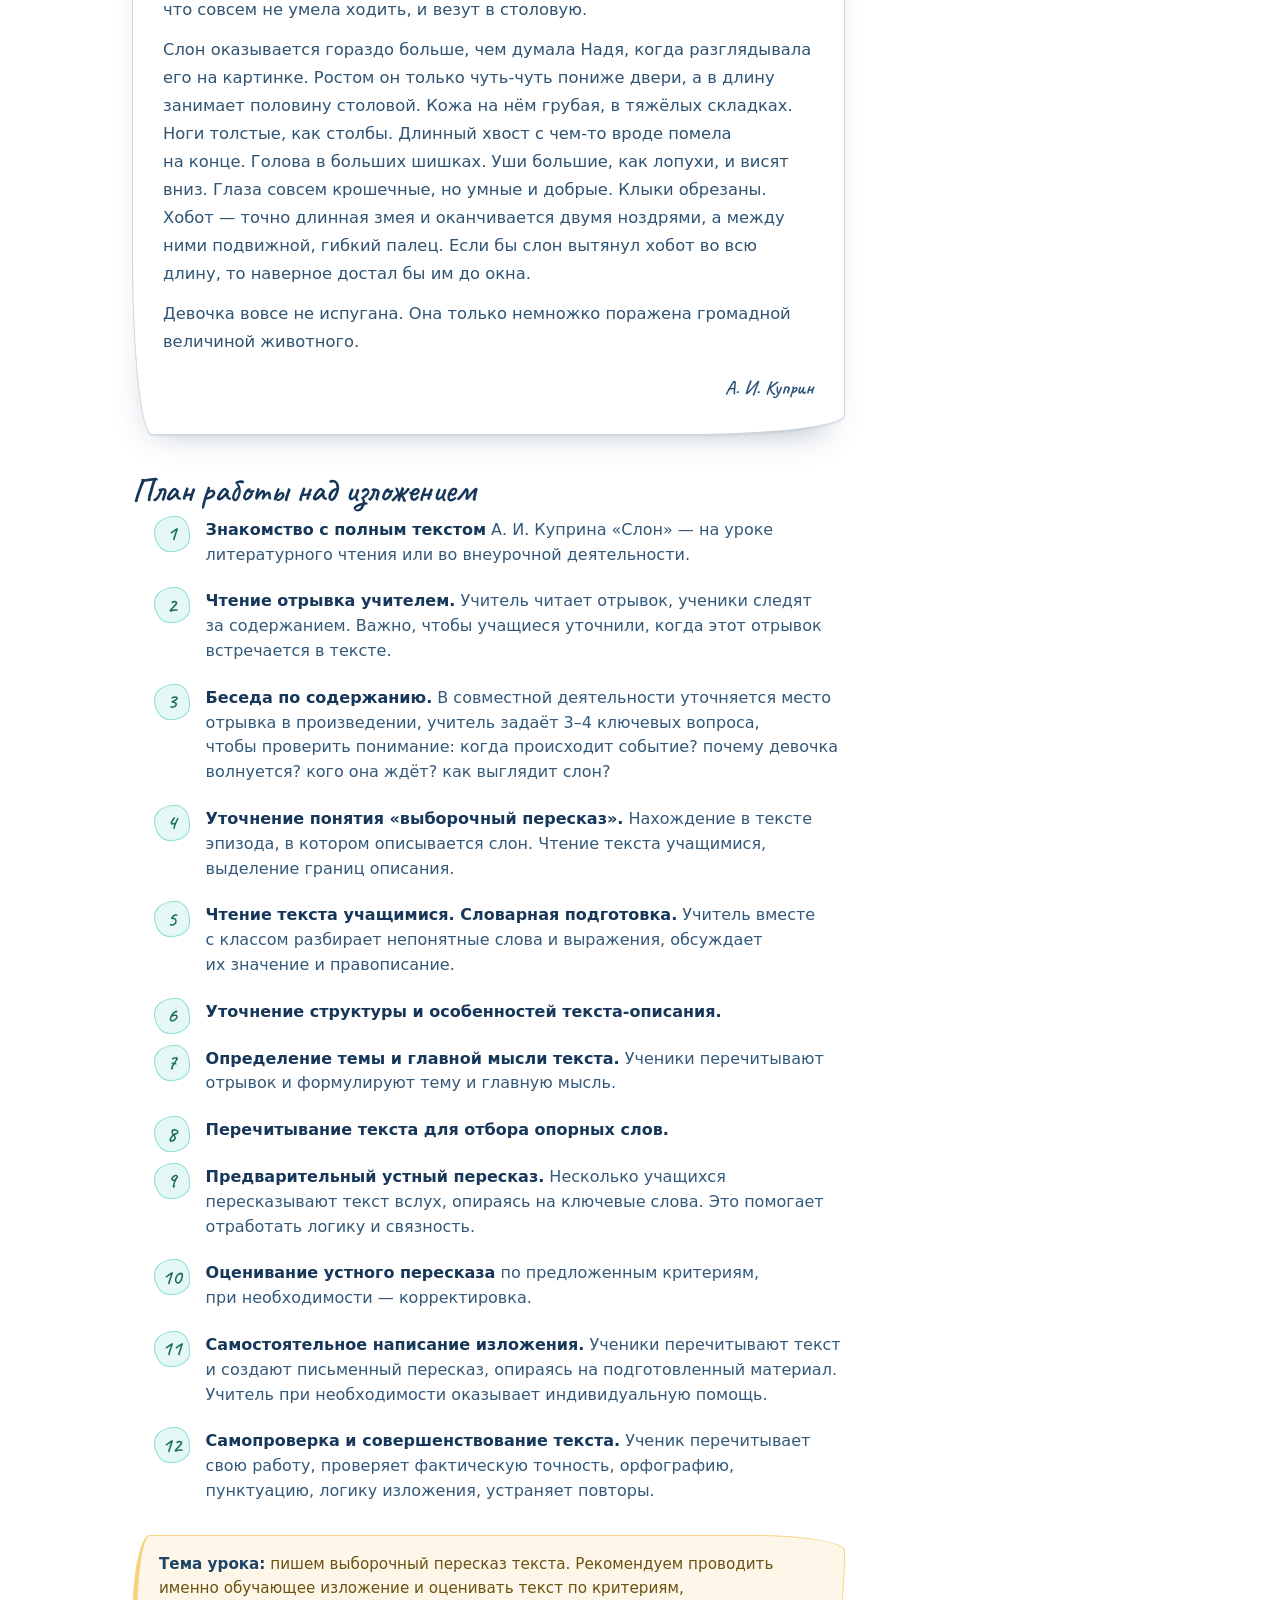
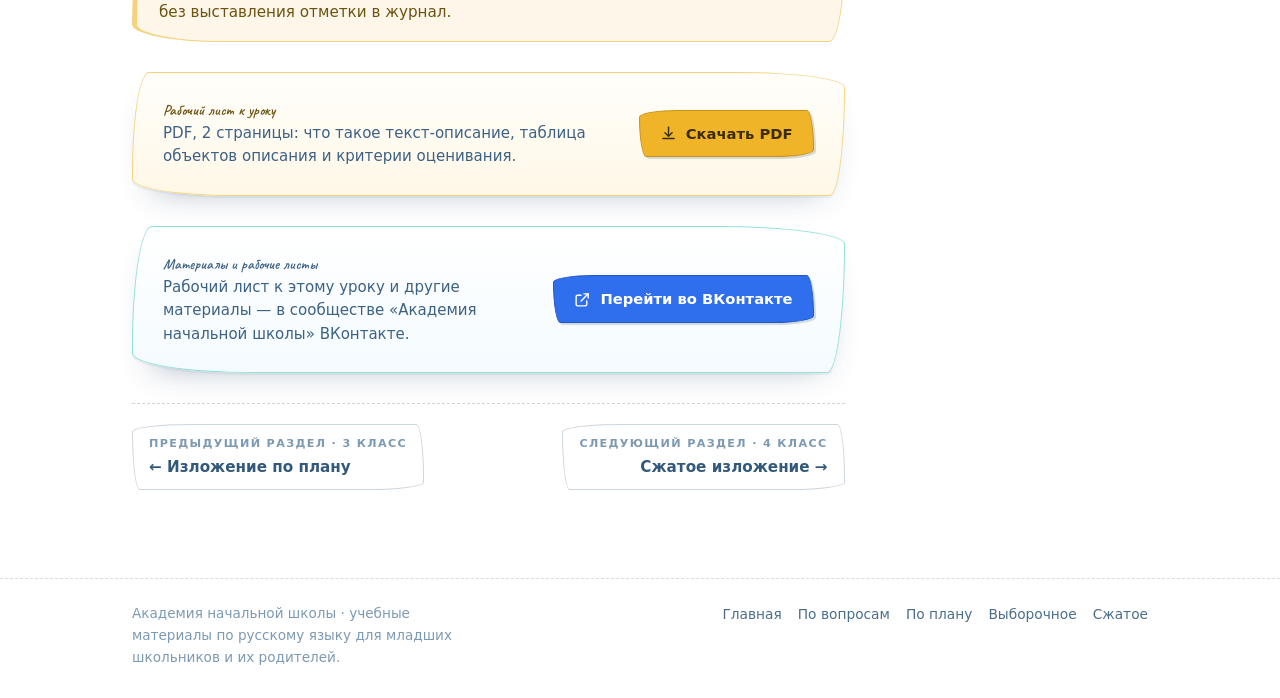
<file: izlozhenie/vyborochnoe-izlozhenie.html>
<!doctype html>
<html lang="ru">
<head>
<meta charset="utf-8">
<meta name="viewport" content="width=device-width, initial-scale=1">
<title>Выборочное изложение, 4 класс — Академия начальной школы</title>
<meta name="description" content="Выборочное изложение: пересказ одного эпизода по узкой теме. Отрывок из рассказа А. И. Куприна «Слон» и пошаговый план работы в 4 классе.">
<link rel="icon" type="image/png" href="./logo.png">
<link rel="stylesheet" href="./fonts.css">
<link rel="stylesheet" href="./style.css">
  <!-- Yandex.Metrika counter -->
  <script>
    (function (m, e, t, r, i, k, a) {
      m[i] = m[i] || function () { (m[i].a = m[i].a || []).push(arguments); };
      m[i].l = 1 * new Date();
      for (var j = 0; j < document.scripts.length; j++) {
        if (document.scripts[j].src === r) { return; }
      }
      k = e.createElement(t);
      a = e.getElementsByTagName(t)[0];
      k.async = 1;
      k.src = r;
      a.parentNode.insertBefore(k, a);
    })(window, document, "script", "https://mc.yandex.ru/metrika/tag.js", "ym");

    ym(114129764, "init", {
      clickmap: true,
      trackLinks: true,
      accurateTrackBounce: true,
      webvisor: true
    });
  </script>
  <noscript>
    <div><img src="https://mc.yandex.ru/watch/114129764" style="position:absolute; left:-9999px;" alt=""></div>
  </noscript>
  <!-- /Yandex.Metrika counter -->
</head>
<body>

<a class="skip" href="#main">Перейти к содержанию</a>

<header class="site-header">
  <div class="wrap header-inner">
    <a class="brand" href="./index.html">
      <img class="brand-mark" src="./logo.png" alt="" width="44" height="44" decoding="async">
      <span class="brand-text">
        <span class="brand-title">Академия начальной школы</span>
        <span class="brand-sub">как писать изложение</span>
      </span>
    </a>

    <nav class="nav" aria-label="Разделы">
      <a href="./index.html">Главная</a>
      <a href="./izlozhenie-po-voprosam.html">По вопросам</a>
      <a href="./izlozhenie-po-planu.html">По плану</a>
      <a href="./vyborochnoe-izlozhenie.html" aria-current="page">Выборочное</a>
      <a href="./szhatoe-izlozhenie.html">Сжатое</a>
    </nav>
  </div>
</header>

<main id="main">
  <div class="wrap">

    <div class="page-head">
      <p class="crumbs"><a href="./index.html">Главная</a> · Раздел 03</p>
      <span class="badge">Раздел 03</span>
      <h1>Выборочное изложение</h1>
      <svg class="uline" viewBox="0 0 300 14" fill="none" stroke="#2f6fed" stroke-width="3" stroke-linecap="round" preserveAspectRatio="none" aria-hidden="true">
        <path d="M3 9C50 4.5 99 6.4 148 5.6c49-.8 99 1.6 149-.9" opacity=".85"/>
        <path d="M16 12.5c43-3 90-1.6 135-2.4 45-.8 84 .6 129-1.1" stroke="rgba(47,111,237,.32)" stroke-width="2"/>
      </svg>
      <p class="lead">Пересказ не всего текста, а только того фрагмента, который отвечает на узкий вопрос или тему: например, одного описания.</p>
    </div>

    <div class="content">

      <ul class="meta">
        <li class="accent">4 класс</li>
        <li>Текст-описание</li>
        <li>Обучающее изложение</li>
      </ul>

      <h2>Что это за вид изложения</h2>
      <p>Выборочное изложение — это вид письменного пересказа текста, при котором требуется передать содержание, соответствующее узкому вопросу или узкой теме. Например: пересказать только описание внешности персонажа, только сцену встречи двух персонажей, только картину природы и т. д.</p>

      <h3>Каким бывает выборочное изложение</h3>
      <ul>
        <li>пересказ отдельного эпизода или сцены по вопросу или заданию учителя;</li>
        <li>пересказ эпизода, сцены, отрывка по картинке или иллюстрации;</li>
        <li>наиболее сложный вид — пересказ ряда отрывков, взятых из разных частей текста по заданной теме.</li>
      </ul>

      <p>Выборочный письменный пересказ не фиксируется как отдельный планируемый предметный результат по русскому языку в начальной школе, однако выборочный устный пересказ является планируемым результатом по литературному чтению.</p>
      <p>Выборочный пересказ — устный и письменный — служит эффективным методическим приёмом: он формирует умения самостоятельно собирать, систематизировать и структурировать материал для собственного высказывания. Этот вид изложения является связующим звеном между изложением и сочинением. Он особенно важен при формировании представлений о типах речи: позволяет целенаправленно выделять фрагменты текста, соответствующие описанию, повествованию или элементам рассуждения.</p>

      <h2>Текст для работы</h2>
      <figure class="excerpt">
        <span class="excerpt-label">Слон · отрывок из рассказа</span>
        <p>На другой день девочка просыпается чуть свет и прежде всего спрашивает:</p>
        <p>— А что же слон? Он пришёл?</p>
        <p>— Пришёл, — отвечает мама, — но только он велел, чтобы Надя сначала умылась, а потом съела яйцо всмятку и выпила горячего молока.</p>
        <p>— А он добрый?</p>
        <p>— Он добрый. Кушай, девочка. Сейчас мы пойдём к нему.</p>
        <p>— А он смешной?</p>
        <p>— Немножко. Надень тёплую кофточку.</p>
        <p>Яйцо быстро съедено, молоко выпито. Надю сажают в ту самую колясочку, в которой она ездила, когда была ещё такой маленькой, что совсем не умела ходить, и везут в столовую.</p>
        <p>Слон оказывается гораздо больше, чем думала Надя, когда разглядывала его на картинке. Ростом он только чуть-чуть пониже двери, а в длину занимает половину столовой. Кожа на нём грубая, в тяжёлых складках. Ноги толстые, как столбы. Длинный хвост с чем-то вроде помела на конце. Голова в больших шишках. Уши большие, как лопухи, и висят вниз. Глаза совсем крошечные, но умные и добрые. Клыки обрезаны. Хобот — точно длинная змея и оканчивается двумя ноздрями, а между ними подвижной, гибкий палец. Если бы слон вытянул хобот во всю длину, то наверное достал бы им до окна.</p>
        <p>Девочка вовсе не испугана. Она только немножко поражена громадной величиной животного.</p>
        <cite>А. И. Куприн</cite>
      </figure>

      <h2>План работы над изложением</h2>
      <ol class="steps">
        <li><strong>Знакомство с полным текстом</strong> А. И. Куприна «Слон» — на уроке литературного чтения или во внеурочной деятельности.</li>
        <li><strong>Чтение отрывка учителем.</strong> Учитель читает отрывок, ученики следят за содержанием. Важно, чтобы учащиеся уточнили, когда этот отрывок встречается в тексте.</li>
        <li><strong>Беседа по содержанию.</strong> В совместной деятельности уточняется место отрывка в произведении, учитель задаёт 3–4 ключевых вопроса, чтобы проверить понимание: когда происходит событие? почему девочка волнуется? кого она ждёт? как выглядит слон?</li>
        <li><strong>Уточнение понятия «выборочный пересказ».</strong> Нахождение в тексте эпизода, в котором описывается слон. Чтение текста учащимися, выделение границ описания.</li>
        <li><strong>Чтение текста учащимися. Словарная подготовка.</strong> Учитель вместе с классом разбирает непонятные слова и выражения, обсуждает их значение и правописание.</li>
        <li><strong>Уточнение структуры и особенностей текста-описания.</strong></li>
        <li><strong>Определение темы и главной мысли текста.</strong> Ученики перечитывают отрывок и формулируют тему и главную мысль.</li>
        <li><strong>Перечитывание текста для отбора опорных слов.</strong></li>
        <li><strong>Предварительный устный пересказ.</strong> Несколько учащихся пересказывают текст вслух, опираясь на ключевые слова. Это помогает отработать логику и связность.</li>
        <li><strong>Оценивание устного пересказа</strong> по предложенным критериям, при необходимости — корректировка.</li>
        <li><strong>Самостоятельное написание изложения.</strong> Ученики перечитывают текст и создают письменный пересказ, опираясь на подготовленный материал. Учитель при необходимости оказывает индивидуальную помощь.</li>
        <li><strong>Самопроверка и совершенствование текста.</strong> Ученик перечитывает свою работу, проверяет фактическую точность, орфографию, пунктуацию, логику изложения, устраняет повторы.</li>
      </ol>

      <div class="note">
        <p><strong>Тема урока:</strong> пишем выборочный пересказ текста. Рекомендуем проводить именно обучающее изложение и оценивать текст по критериям, без выставления отметки в журнал.</p>
      </div>

      <div class="cta cta--file">
        <div class="cta-text">
          <p class="cta-title">Рабочий лист к уроку</p>
          <p>PDF, 2 страницы: что такое текст-описание, таблица объектов описания и критерии оценивания.</p>
        </div>
        <a class="cta-btn" href="./rabochiy-list-4-klass-vyborochnoe.pdf" download>
          <svg viewBox="0 0 24 24" fill="none" stroke="currentColor" stroke-width="2" stroke-linecap="round" stroke-linejoin="round" aria-hidden="true">
            <path d="M12 3v12"/>
            <path d="M7 11l5 5 5-5"/>
            <path d="M4 19h16"/>
          </svg>
          Скачать PDF
        </a>
      </div>

      <div class="cta">
        <div class="cta-text">
          <p class="cta-title">Материалы и рабочие листы</p>
          <p>Рабочий лист к этому уроку и другие материалы — в сообществе «Академия начальной школы» ВКонтакте.</p>
        </div>
        <a class="cta-btn" href="https://vk.ru/academia_nsh" target="_blank" rel="noopener">
          <svg viewBox="0 0 24 24" fill="none" stroke="currentColor" stroke-width="2" stroke-linecap="round" stroke-linejoin="round" aria-hidden="true">
            <path d="M14 4h6v6"/>
            <path d="M20 4 10 14"/>
            <path d="M18 14v5a2 2 0 0 1-2 2H5a2 2 0 0 1-2-2V8a2 2 0 0 1 2-2h5"/>
          </svg>
          Перейти во ВКонтакте
        </a>
      </div>

      <div class="pager">
        <a class="prev" href="./izlozhenie-po-planu.html">
          <span class="pager-label">Предыдущий раздел · 3 класс</span>
          <span class="pager-title">← Изложение по плану</span>
        </a>
        <a class="next" href="./szhatoe-izlozhenie.html">
          <span class="pager-label">Следующий раздел · 4 класс</span>
          <span class="pager-title">Сжатое изложение →</span>
        </a>
      </div>

    </div>
  </div>
</main>

<footer class="site-footer">
  <div class="wrap footer-inner">
    <p class="footer-note">Академия начальной школы · учебные материалы по русскому языку для младших школьников и их родителей.</p>
    <nav class="footer-nav" aria-label="Навигация в подвале">
      <a href="./index.html">Главная</a>
      <a href="./izlozhenie-po-voprosam.html">По вопросам</a>
      <a href="./izlozhenie-po-planu.html">По плану</a>
      <a href="./vyborochnoe-izlozhenie.html">Выборочное</a>
      <a href="./szhatoe-izlozhenie.html">Сжатое</a>
    </nav>
  </div>
</footer>

<div class="cookie-note" data-cookie-note>
  <p>Сайт использует cookie, чтобы считать посещения.</p>
  <button type="button" data-cookie-accept>Понятно</button>
</div>
<script>
(function () {
  var note = document.querySelector("[data-cookie-note]");
  if (!note) return;
  var accepted = null;
  try { accepted = localStorage.getItem("cookie-ok"); } catch (error) { accepted = null; }
  if (!accepted) note.classList.add("is-visible");
  var button = note.querySelector("[data-cookie-accept]");
  if (button) {
    button.addEventListener("click", function () {
      note.classList.remove("is-visible");
      try { localStorage.setItem("cookie-ok", "1"); } catch (error) {}
    });
  }
})();
</script>
</body>
</html>
</file>
<file: izlozhenie/fonts.css>
/* Caveat, weight 600 — рукописный шрифт для заголовков.
   Источник: Google Fonts, лицензия SIL Open Font License 1.1
   (https://openfontlicense.org). Кириллица и латиница встроены,
   чтобы сайт открывался без внешних запросов. */
@font-face{font-family:'Caveat';font-style:normal;font-weight:600;font-display:swap;src:url([data-uri]) format('woff2');unicode-range:U+0301,U+0400-045F,U+0490-0491,U+04B0-04B1,U+2116}
@font-face{font-family:'Caveat';font-style:normal;font-weight:600;font-display:swap;src:url([data-uri]) format('woff2');unicode-range:U+0000-00FF,U+0131,U+0152-0153,U+02BB-02BC,U+02C6,U+02DA,U+02DC,U+2000-206F,U+20AC,U+2122,U+2191,U+2193,U+2212,U+2215,U+FEFF,U+FFFD}
</file>
<file: izlozhenie/style.css>
:root{
  --ink:#1c3f60;
  --ink-soft:#4a6d8c;
  --ink-faint:#7d9ab3;
  --blue:#2f6fed;
  --sky:#8ecae6;
  --turq:#2ec4b6;
  --gold:#f0b429;
  --paper:#eef7fd;
  --card:#fdfeff;
  --line:rgba(28,63,96,.5);
  --line-soft:rgba(28,63,96,.22);
  --radius-a:180px 20px 160px 20px / 20px 160px 20px 180px;
  --radius-b:120px 16px 110px 16px / 16px 110px 16px 120px;
  --shadow:0 2px 0 rgba(28,63,96,.05), 0 16px 34px -24px rgba(28,63,96,.45);
}

*{box-sizing:border-box}

html{scroll-behavior:smooth}

/* типографика: без висячих строк и разрывов в неудобных местах */

p,
li,
.lead,
.card p,
.content p,
.excerpt p,
.author-block p{
  text-wrap:pretty;
  hyphens:none;
  -webkit-hyphens:none;
}

h1,
h2,
h3,
.card h3,
.cta-title,
.promo-title,
.books-name{
  text-wrap:balance;
  hyphens:none;
}

body{
  margin:0;
  min-height:100%;
  -webkit-text-size-adjust:100%;
  text-size-adjust:100%;
  font-family:"Trebuchet MS","Segoe UI",system-ui,-apple-system,Roboto,sans-serif;
  font-size:1rem;
  line-height:1.6;
  color:var(--ink);
  background:
    radial-gradient(900px 520px at 10% 0%, #ffffff 0%, rgba(255,255,255,0) 60%),
    radial-gradient(760px 620px at 92% 96%, #cdeaf1 0%, rgba(205,234,241,0) 65%),
    radial-gradient(520px 420px at 82% 8%, #d8f2ee 0%, rgba(216,242,238,0) 70%),
    linear-gradient(160deg, #eef7fd 0%, #dceefb 52%, #d3e9f7 100%);
  background-attachment:fixed;
  -webkit-font-smoothing:antialiased;
}

body::before{
  content:"";
  position:fixed;
  inset:0;
  z-index:0;
  pointer-events:none;
  opacity:.45;
  background-image:url("data:image/svg+xml,%3Csvg xmlns='http://www.w3.org/2000/svg' width='160' height='160'%3E%3Cfilter id='n'%3E%3CfeTurbulence type='fractalNoise' baseFrequency='0.75' numOctaves='3' stitchTiles='stitch'/%3E%3C/filter%3E%3Crect width='160' height='160' filter='url(%23n)' opacity='0.13'/%3E%3C/svg%3E");
  mix-blend-mode:multiply;
}

img{max-width:100%}

a{color:var(--blue)}

.wrap{
  width:min(1080px,100%);
  margin-inline:auto;
  padding-inline:clamp(16px,4vw,32px);
  position:relative;
  z-index:1;
}

.skip{
  position:absolute;
  left:-9999px;
  top:0;
  background:#fff;
  padding:10px 16px;
  border:1.5px solid var(--line);
  border-radius:12px;
}
.skip:focus{left:16px;top:8px;z-index:50}

:focus-visible{
  outline:2.5px solid var(--blue);
  outline-offset:3px;
  border-radius:6px;
}

/* ---------- шапка ---------- */

.site-header{
  position:sticky;
  top:0;
  z-index:10;
  background:rgba(238,247,253,.88);
  backdrop-filter:blur(9px);
  border-bottom:1.5px dashed rgba(28,63,96,.16);
}

.header-inner{
  display:flex;
  align-items:center;
  justify-content:space-between;
  gap:10px 18px;
  flex-wrap:wrap;
  padding-block:10px;
}

.brand{
  display:flex;
  align-items:center;
  gap:10px;
  text-decoration:none;
  color:inherit;
}

.brand-mark{
  width:44px;
  height:44px;
  flex:0 0 auto;
  display:block;
  border-radius:50%;
}

.brand-text{
  display:flex;
  flex-direction:column;
  line-height:1.05;
}

.brand-title{
  font-family:"Caveat","Segoe Script",cursive;
  font-size:1.5rem;
  font-weight:600;
  color:#18395a;
}

.brand-sub{
  font-size:.66rem;
  letter-spacing:.16em;
  text-transform:uppercase;
  font-weight:700;
  color:var(--ink-faint);
}

.nav{
  display:flex;
  flex-wrap:wrap;
  gap:4px;
  margin-inline:-8px;
  padding:4px 0;
}

.nav a{
  font-size:.9rem;
  font-weight:600;
  color:#33597a;
  text-decoration:none;
  padding:6px 12px;
  border:1.4px solid transparent;
  border-radius:100px 14px 100px 14px / 14px 100px 14px 100px;
  transition:background .15s ease, border-color .15s ease;
}

.nav a:hover{
  background:rgba(46,196,182,.12);
  border-color:rgba(46,196,182,.45);
}

.nav a[aria-current="page"]{
  background:#fff;
  color:#18395a;
  border-color:var(--line);
  box-shadow:2px 2px 0 rgba(28,63,96,.08);
}

/* ---------- общие блоки ---------- */

main{display:block}

.hero{
  display:grid;
  grid-template-columns:1.45fr .95fr;
  gap:clamp(24px,5vw,56px);
  align-items:center;
  padding-block:clamp(28px,6vw,64px) clamp(20px,4vw,36px);
}

.badge{
  display:inline-flex;
  align-items:center;
  gap:8px;
  margin-bottom:16px;
  padding:5px 14px 5px 11px;
  font-size:.72rem;
  font-weight:700;
  letter-spacing:.09em;
  text-transform:uppercase;
  color:#1a6b5f;
  background:rgba(46,196,182,.12);
  border:1.4px solid rgba(46,196,182,.5);
  border-radius:var(--radius-b);
}

.badge::before{
  content:"";
  width:8px;height:8px;
  border-radius:50%;
  background:var(--turq);
  box-shadow:0 0 0 3px rgba(46,196,182,.2);
}

h1{
  margin:0 0 6px;
  font-family:"Caveat","Segoe Script",cursive;
  font-size:clamp(2.4rem,7vw,3.9rem);
  font-weight:600;
  line-height:1;
  letter-spacing:.005em;
  color:#16375a;
}

.uline{
  display:block;
  width:min(300px,78%);
  height:14px;
  margin:4px 0 16px -3px;
  overflow:visible;
}

.lead{
  margin:0;
  font-size:clamp(1rem,2.2vw,1.12rem);
  line-height:1.65;
  color:#33597a;
  max-width:52ch;
}

.lead strong{color:#1d4568}

/* ---------- портрет автора ---------- */

.portrait{
  position:relative;
  margin:0;
  padding:12px 12px 48px;
  background:#fff;
  border:1.5px solid var(--line);
  border-radius:var(--radius-a);
  box-shadow:0 20px 40px -28px rgba(28,63,96,.55);
  transform:rotate(1.4deg);
}

.portrait img{
  display:block;
  width:100%;
  height:auto;
  aspect-ratio:4/5;
  object-fit:cover;
  object-position:center;
  border-radius:26px 14px 22px 14px / 14px 22px 14px 26px;
  filter:saturate(1.02);
}

.portrait-ph{
  display:none;
  aspect-ratio:4/5;
  place-items:center;
  gap:10px;
  text-align:center;
  padding:16px;
  border:1.6px dashed rgba(47,111,237,.4);
  border-radius:26px 14px 22px 14px / 14px 22px 14px 26px;
  background:linear-gradient(170deg,#f3fbff,#e6f6f4);
  color:var(--ink-soft);
  font-size:.82rem;
}

.portrait-ph svg{width:52px;height:52px}

.portrait.is-empty .portrait-ph{display:grid}

.portrait figcaption{
  position:absolute;
  left:16px;
  right:16px;
  bottom:11px;
  text-align:center;
  font-family:"Caveat","Segoe Script",cursive;
  font-size:1.22rem;
  line-height:1.1;
  color:#2a5276;
}

.portrait figcaption span{
  display:block;
  font-family:"Trebuchet MS","Segoe UI",system-ui,sans-serif;
  font-size:.68rem;
  letter-spacing:.13em;
  text-transform:uppercase;
  color:var(--ink-faint);
  margin-top:3px;
}

/* ---------- разделы и карточки ---------- */

.section{padding-block:clamp(18px,4vw,36px)}

.section-head{
  display:flex;
  align-items:baseline;
  gap:14px;
  flex-wrap:wrap;
  margin-bottom:20px;
}

h2{
  margin:0;
  font-family:"Caveat","Segoe Script",cursive;
  font-size:clamp(1.9rem,4.6vw,2.6rem);
  font-weight:600;
  line-height:1.05;
  color:#16375a;
}

.section-note{
  font-size:.86rem;
  letter-spacing:.05em;
  text-transform:uppercase;
  font-weight:700;
  color:var(--ink-faint);
}

.cards{
  display:grid;
  grid-template-columns:repeat(2,minmax(0,1fr));
  gap:clamp(14px,2.6vw,22px);
  list-style:none;
  margin:0;
  padding:0;
}

.card{
  position:relative;
  display:flex;
  flex-direction:column;
  gap:10px;
  padding:clamp(18px,3vw,26px);
  background:var(--card);
  border:1.5px solid var(--line-soft);
  border-radius:var(--radius-a);
  box-shadow:var(--shadow);
  transition:transform .18s ease, box-shadow .18s ease, border-color .18s ease;
}

.card:nth-child(even){border-radius:24px 150px 22px 140px / 140px 22px 150px 24px}

.card:hover,
.card:focus-within{
  transform:translateY(-3px) rotate(-.2deg);
  border-color:rgba(28,63,96,.45);
  box-shadow:0 3px 0 rgba(28,63,96,.06), 0 22px 40px -26px rgba(28,63,96,.5);
}

.card-top{
  display:flex;
  align-items:center;
  gap:12px;
}

.card-icon{
  width:44px;height:44px;
  flex:0 0 auto;
}

.card-num{
  margin-left:auto;
  font-family:"Caveat",cursive;
  font-size:1.5rem;
  color:var(--ink-faint);
}

.card h3{
  margin:0;
  font-size:1.14rem;
  line-height:1.3;
  font-weight:700;
  color:#16375a;
}

.card p{
  margin:0;
  font-size:.95rem;
  line-height:1.55;
  color:#3d6183;
}

.card-link{
  margin-top:auto;
  align-self:flex-start;
  font-size:.9rem;
  font-weight:700;
  color:var(--blue);
  text-decoration:none;
  border-bottom:2px solid rgba(47,111,237,.35);
  padding-bottom:1px;
}

.card-link::after{content:"";position:absolute;inset:0;border-radius:inherit}

.card-link:hover{border-bottom-color:var(--blue)}

/* ---------- страница раздела ---------- */

.page-head{
  padding-block:clamp(26px,5vw,52px) clamp(10px,2vw,18px);
  max-width:62ch;
}

.crumbs{
  margin:0 0 10px;
  font-size:.82rem;
  color:var(--ink-faint);
}

.crumbs a{color:var(--ink-soft);text-decoration:none;border-bottom:1px dotted rgba(74,109,140,.5)}

.crumbs a:hover{color:var(--blue);border-bottom-color:var(--blue)}

.content{
  max-width:70ch;
  padding-bottom:clamp(20px,4vw,40px);
}

.content h2{
  margin-top:clamp(26px,4vw,38px);
  margin-bottom:10px;
  font-size:clamp(1.6rem,3.6vw,2.1rem);
}

.content h3{
  margin:22px 0 8px;
  font-size:1.05rem;
  font-weight:700;
  color:#16375a;
}

.content p{margin:0 0 14px;color:#33597a}

.content ul,
.content ol{
  margin:0 0 16px;
  padding-left:1.35em;
  color:#33597a;
}

.content li{margin-bottom:7px}

.content li::marker{color:var(--turq)}

.content strong{color:#1d4568}

/* место под текст */

.placeholder{
  position:relative;
  margin:0 0 18px;
  padding:20px 22px;
  border:1.6px dashed rgba(47,111,237,.42);
  border-radius:var(--radius-b);
  background:linear-gradient(175deg, rgba(243,251,255,.9), rgba(230,246,244,.75));
  color:#4c7a99;
}

.placeholder .ph-label{
  display:block;
  font-family:"Caveat","Segoe Script",cursive;
  font-size:1.28rem;
  line-height:1.15;
  color:#2c6b8f;
  margin-bottom:4px;
}

.placeholder p{margin:0;font-size:.9rem;line-height:1.55;color:#5b86a3}

.note{
  margin:24px 0;
  padding:16px 20px 16px 22px;
  background:rgba(240,180,41,.1);
  border:1.5px solid rgba(240,180,41,.55);
  border-left-width:5px;
  border-radius:18px 90px 16px 90px / 90px 16px 90px 18px;
  font-size:.95rem;
  color:#6b5210;
}

.note p{margin:0;color:#6b5210}
.note p + p{margin-top:8px}

/* следующий раздел */

.pager{
  display:flex;
  justify-content:space-between;
  gap:14px;
  flex-wrap:wrap;
  margin-top:clamp(18px,3vw,30px);
  padding-top:20px;
  border-top:1.5px dashed var(--line-soft);
}

.pager a{
  display:inline-flex;
  flex-direction:column;
  gap:2px;
  text-decoration:none;
  color:#33597a;
  padding:10px 16px;
  border:1.4px solid var(--line-soft);
  border-radius:var(--radius-b);
  background:rgba(255,255,255,.7);
  max-width:46%;
}

.pager a:hover{border-color:var(--line);color:#16375a}

.pager .pager-label{
  font-size:.7rem;
  letter-spacing:.12em;
  text-transform:uppercase;
  color:var(--ink-faint);
  font-weight:700;
}

.pager .pager-title{font-weight:700;font-size:.95rem}
.pager .next{margin-left:auto;text-align:right;align-items:flex-end}

/* ---------- подвал ---------- */

.site-footer{
  margin-top:clamp(24px,5vw,48px);
  border-top:1.5px dashed rgba(28,63,96,.18);
  padding-block:24px 30px;
}

.footer-inner{
  display:flex;
  justify-content:space-between;
  align-items:flex-start;
  gap:16px 28px;
  flex-wrap:wrap;
}

.footer-note{
  margin:0;
  font-size:.85rem;
  color:var(--ink-faint);
  max-width:38ch;
}

.footer-nav{
  display:flex;
  gap:6px 16px;
  flex-wrap:wrap;
  font-size:.86rem;
}

.footer-nav a{color:var(--ink-soft);text-decoration:none}
.footer-nav a:hover{color:var(--blue);text-decoration:underline}

/* ---------- адаптив ---------- */

@media (max-width:860px){
  .hero{grid-template-columns:1fr}
  .portrait{max-width:340px;justify-self:center;transform:rotate(-1deg)}
  .cards{grid-template-columns:1fr}
}

@media (max-width:560px){
  .nav{width:100%;margin-inline:0}
  .nav a{font-size:.84rem;padding:5px 10px}
  .pager a{max-width:100%;width:100%}
  .pager .next{text-align:left;align-items:flex-start}
}

@media (prefers-reduced-motion:reduce){
  .card{transition:none}
  html{scroll-behavior:auto}
}

/* ---------- страницы видов изложения ---------- */

.meta{
  display:flex;
  flex-wrap:wrap;
  gap:8px;
  margin:0 0 20px;
  padding:0;
  list-style:none;
}

.meta li{
  font-size:.71rem;
  font-weight:700;
  letter-spacing:.08em;
  text-transform:uppercase;
  color:#3d6183;
  background:#fff;
  border:1.4px solid var(--line-soft);
  border-radius:var(--radius-b);
  padding:4px 12px;
}

.meta li.accent{
  color:#1a6b5f;
  background:rgba(46,196,182,.1);
  border-color:rgba(46,196,182,.5);
}

.content h2:first-of-type{margin-top:0}

/* текст произведения */

.excerpt{
  margin:0 0 22px;
  padding:clamp(18px,3vw,30px);
  background:#fff;
  border:1.5px solid var(--line-soft);
  border-radius:var(--radius-a);
  box-shadow:var(--shadow);
}

.excerpt-label{
  display:block;
  margin-bottom:12px;
  font-size:.72rem;
  font-weight:700;
  letter-spacing:.12em;
  text-transform:uppercase;
  color:var(--ink-faint);
}

.excerpt p{
  margin:0 0 12px;
  font-size:1.02rem;
  line-height:1.72;
  color:#2f5474;
}

.excerpt p:last-of-type{margin-bottom:0}

.excerpt cite{
  display:block;
  margin-top:16px;
  font-style:normal;
  font-family:"Caveat","Segoe Script",cursive;
  font-size:1.22rem;
  color:#2a5276;
  text-align:right;
}

/* шаги урока */

.steps{
  list-style:none;
  counter-reset:step;
  margin:0 0 22px;
  padding:0;
  display:grid;
  gap:15px;
}

.steps > li{
  counter-increment:step;
  position:relative;
  padding-left:52px;
  color:#33597a;
  line-height:1.55;
}

.steps > li::before{
  content:counter(step);
  position:absolute;
  left:0;
  top:-2px;
  width:34px;
  height:34px;
  display:grid;
  place-items:center;
  font-family:"Caveat","Segoe Script",cursive;
  font-size:1.32rem;
  line-height:1;
  color:#1a6b5f;
  background:rgba(46,196,182,.12);
  border:1.4px solid rgba(46,196,182,.5);
  border-radius:60% 40% 55% 45% / 45% 55% 40% 60%;
}

.steps > li strong{color:#16375a}

.steps > li em{
  font-style:normal;
  color:#6b8ba6;
}

/* варианты плана */

.plan-grid{
  display:grid;
  grid-template-columns:repeat(3,minmax(0,1fr));
  gap:14px;
  margin:0 0 22px;
}

.plan-col{
  background:#fff;
  border:1.5px solid var(--line-soft);
  border-radius:var(--radius-b);
  padding:16px 18px 8px;
  box-shadow:var(--shadow);
}

.plan-col h3{
  margin:0 0 10px;
  font-size:.78rem;
  font-weight:700;
  letter-spacing:.07em;
  text-transform:uppercase;
  color:#2c6b8f;
}

.plan-col ol{
  margin:0 0 12px;
  padding-left:1.2em;
  font-size:.92rem;
  color:#33597a;
}

.plan-col li{margin-bottom:7px}
.plan-col li::marker{color:var(--turq)}

.plan-col p{
  margin:0 0 12px;
  font-size:.92rem;
  color:#33597a;
}

@media (max-width:820px){
  .plan-grid{grid-template-columns:1fr}
  .steps > li{padding-left:46px}
}

/* ---------- об авторе ---------- */

.author-block{
  display:grid;
  grid-template-columns:auto minmax(0,1fr);
  gap:clamp(14px,3vw,24px);
  align-items:start;
  margin:0 0 clamp(18px,3vw,28px);
  padding:clamp(18px,3vw,26px) clamp(20px,3vw,30px);
  background:#fff;
  border:1.5px solid var(--line-soft);
  border-left:5px solid rgba(240,180,41,.65);
  border-radius:18px 120px 16px 110px / 110px 16px 120px 18px;
  box-shadow:var(--shadow);
}

.author-block .author-mark{
  width:52px;
  height:52px;
  flex:0 0 auto;
}

.author-block h2{
  margin:0 0 6px;
  font-size:clamp(1.5rem,3.4vw,1.9rem);
}

.author-block p{
  margin:0;
  color:#33597a;
  font-size:.96rem;
  line-height:1.6;
}

.author-block .author-role{
  margin-top:4px;
  font-size:.88rem;
  color:var(--ink-soft);
}

@media (max-width:560px){
  .author-block{grid-template-columns:1fr}
  .author-block .author-mark{width:44px;height:44px}
}

/* ---------- ссылка на сообщество ---------- */

.cta{
  display:flex;
  align-items:center;
  justify-content:space-between;
  gap:clamp(16px,3vw,32px);
  flex-wrap:wrap;
  margin:clamp(20px,3vw,30px) 0 24px;
  padding:clamp(18px,3vw,26px) clamp(20px,3vw,30px);
  background:linear-gradient(180deg,#ffffff,#f4fbff);
  border:1.5px solid rgba(46,196,182,.5);
  border-radius:20px 130px 18px 120px / 120px 18px 130px 20px;
  box-shadow:var(--shadow);
}

.cta-text{
  flex:1 1 320px;
  min-width:min(100%,260px);
}

.cta-title{
  margin:0 0 6px;
  font-family:"Caveat","Segoe Script",cursive;
  font-size:clamp(1.45rem,3.2vw,1.7rem);
  font-weight:600;
  line-height:1.1;
  color:#16375a;
}

.cta p{
  margin:0;
  font-size:.94rem;
  line-height:1.55;
  color:#3d6183;
}

.cta-btn{
  display:inline-flex;
  align-items:center;
  gap:9px;
  flex:0 0 auto;
  padding:11px 20px;
  font-size:.92rem;
  font-weight:700;
  color:#fff;
  text-decoration:none;
  background:var(--blue);
  border:1.5px solid #2358c2;
  border-radius:100px 18px 100px 18px / 18px 100px 18px 100px;
  box-shadow:2px 2px 0 rgba(28,63,96,.18);
  transition:background .15s ease, transform .15s ease;
}

.cta-btn:hover{
  background:#2456bd;
  transform:translateY(-1px);
}

.cta-btn svg{
  width:17px;
  height:17px;
  flex:0 0 auto;
}

@media (max-width:560px){
  .cta-btn{width:100%;justify-content:center}
}

/* ---------- баннер над контентом ---------- */

.promo{
  display:flex;
  align-items:center;
  justify-content:space-between;
  flex-wrap:wrap;
  gap:clamp(12px,2.4vw,20px);
  margin:clamp(14px,2.4vw,22px) 0 0;
  padding:clamp(14px,2.2vw,18px) clamp(16px,3vw,24px);
  background:linear-gradient(120deg,#ffffff 0%,#f1f9ff 55%,#eaf7f5 100%);
  border:1.5px solid rgba(47,111,237,.32);
  border-radius:20px 120px 18px 110px / 110px 18px 120px 20px;
  box-shadow:var(--shadow);
}

.promo-lead{
  display:flex;
  align-items:center;
  gap:12px;
  flex:1 1 320px;
  min-width:0;
}

.promo-img{
  display:block;
  width:112px;
  height:112px;
  flex:0 0 auto;
  object-fit:cover;
  object-position:center;
  border-radius:26px 60px 24px 54px / 54px 24px 60px 26px;
  border:1.5px solid rgba(28,63,96,.22);
  background:#fff;
  filter:saturate(1.85) contrast(1.12) brightness(1.02);
}

.promo-label{
  margin:0 0 2px;
  font-size:.66rem;
  letter-spacing:.15em;
  text-transform:uppercase;
  font-weight:700;
  color:#2c6b8f;
}

.promo-title{
  margin:0;
  font-family:"Caveat","Segoe Script",cursive;
  font-size:clamp(1.3rem,3vw,1.62rem);
  font-weight:600;
  line-height:1.1;
  color:#16375a;
}

.promo-text p{
  margin:3px 0 0;
  font-size:.88rem;
  line-height:1.45;
  color:#3d6183;
}

@media (max-width:560px){
  .promo-img{width:88px;height:88px}
  .promo .cta-btn{width:100%;justify-content:center}
}

/* файл для скачивания */

.cta--blue{
  border-color:rgba(47,111,237,.38);
  background:linear-gradient(180deg,#ffffff,#f2f8ff);
}

.cta--blue .cta-title{color:#1d4568}

.cta--file{
  border-color:rgba(240,180,41,.55);
  background:linear-gradient(180deg,#fffefa,#fff8e8);
}

.cta--file .cta-title{color:#6b5210}

.cta--file .cta-btn{
  color:#3b2c05;
  background:var(--gold);
  border-color:#c8911a;
}

.cta--file .cta-btn:hover{
  background:#e2a61c;
}

/* ---------- пособие ---------- */

.books{
  display:grid;
  grid-template-columns:minmax(0,1.06fr) minmax(0,.94fr);
  align-items:center;
  gap:clamp(20px,4vw,40px);
  padding:clamp(16px,3vw,28px);
  background:#fff;
  border:1.5px solid var(--line-soft);
  border-radius:22px 150px 20px 140px / 140px 20px 150px 22px;
  box-shadow:var(--shadow);
}

.books-media{margin:0}

.books-media img{
  display:block;
  width:100%;
  height:auto;
  border-radius:16px 90px 14px 80px / 80px 14px 90px 16px;
}

.books h2{
  margin:0 0 8px;
  font-size:clamp(1.55rem,3.4vw,2.05rem);
  line-height:1.05;
}

.books-name{
  margin:0 0 12px;
  font-size:1.02rem;
  font-weight:700;
  line-height:1.45;
  color:#16375a;
}

.books p{
  margin:0 0 10px;
  font-size:.95rem;
  line-height:1.6;
  color:#3d6183;
}

.books .books-meta{
  margin:0 0 18px;
  font-size:.9rem;
  color:var(--ink-soft);
}

@media (max-width:820px){
  .books{grid-template-columns:1fr}
}



/* уведомление о cookie */
.cookie-note{position:fixed;left:50%;bottom:16px;z-index:9999;display:none;align-items:center;gap:16px;width:min(680px,calc(100% - 24px));padding:14px 18px;border-radius:16px;border:2px dashed var(--line-soft);background:var(--card);box-shadow:var(--shadow);transform:translateX(-50%)}
.cookie-note.is-visible{display:flex}
.cookie-note p{margin:0;flex:1;font-size:14px;color:var(--ink-soft)}
.cookie-note button{flex:none;padding:9px 18px;border:0;border-radius:999px;background:var(--blue);color:#fff;font:inherit;font-weight:700;cursor:pointer}
@media(max-width:560px){.cookie-note{flex-direction:column;align-items:stretch;gap:10px}}
</file>
<file: vebinary/style.css>
/* Страница вебинаров Академии начальной школы */

.page-head {
  max-width: none;
  padding-block: clamp(8px, 3vw, 22px) clamp(4px, 2vw, 10px);
}

.crumbs {
  display: inline-flex;
  align-items: center;
  gap: 8px;
  margin-bottom: 14px;
  font-size: 0.9rem;
  color: var(--ink-soft);
  text-decoration: none;
}

.crumbs:hover {
  color: var(--blue);
}

.page-head h1 {
  margin: 0 0 10px;
  font-size: clamp(2rem, 5vw, 3rem);
  line-height: 1.05;
  letter-spacing: -0.02em;
  color: var(--ink);
}

.page-head .lead {
  max-width: 60ch;
}

.head-row {
  display: flex;
  align-items: flex-start;
  justify-content: space-between;
  gap: clamp(16px, 3vw, 32px);
}

.head-text {
  flex: 1 1 auto;
  min-width: 0;
  max-width: 58ch;
}

.head-badge {
  flex: none;
  width: 380px;
  height: 380px;
  border-radius: 24px;
  object-fit: cover;
  box-shadow: var(--shadow);
  transform: rotate(2deg);
}

@media (max-width: 1024px) {
  .head-row {
    flex-direction: column;
    align-items: stretch;
  }

  .head-badge {
    width: 100vw;
    height: auto;
    aspect-ratio: 1 / 1;
    margin-left: calc(50% - 50vw);
    border-radius: 0;
    transform: none;
    box-shadow: none;
  }
}

.count {
  display: inline-flex;
  align-items: center;
  gap: 8px;
  margin-top: 14px;
  padding: 6px 14px;
  border-radius: 999px;
  border: 1.5px dashed var(--line-soft);
  background: var(--card);
  font-size: 0.85rem;
  font-weight: 700;
  color: var(--ink-soft);
}

/* Две колонки: ВКонтакте и МетаШкола */
.webinar-columns {
  display: grid;
  grid-template-columns: repeat(2, minmax(0, 1fr));
  gap: clamp(18px, 3vw, 30px);
  margin-top: clamp(18px, 3vw, 28px);
  align-items: start;
}

.webinar-column {
  min-width: 0;
}

.group-head {
  display: flex;
  flex-wrap: wrap;
  align-items: baseline;
  justify-content: space-between;
  gap: 8px 16px;
  margin-bottom: 12px;
}

.group-head h2 {
  margin: 0;
  font-family: "Trebuchet MS", "Segoe UI", system-ui, sans-serif;
  font-size: clamp(1.25rem, 1.8vw, 1.5rem);
  font-weight: 700;
  line-height: 1.1;
  letter-spacing: -0.01em;
  color: var(--ink);
}

.group-head .count {
  margin-top: 0;
}

.webinar-list {
  display: grid;
  gap: clamp(12px, 2vw, 18px);
  margin: 0;
  padding: 0;
  list-style: none;
}

.webinar {
  padding: clamp(16px, 2.4vw, 22px);
}

.webinar-body {
  display: flex;
  flex-direction: column;
  gap: 10px;
  height: 100%;
}

.webinar-tag {
  display: inline-flex;
  align-items: center;
  width: fit-content;
  padding: 4px 10px;
  border-radius: 999px;
  font-size: 0.68rem;
  font-weight: 700;
  letter-spacing: 0.06em;
  text-transform: uppercase;
}

.webinar-tag--vk {
  background: #e8f0fe;
  color: #2f6fed;
}

.webinar-tag--ms {
  background: #fdf3dd;
  color: #946300;
}

.webinar h3 {
  margin: 0;
  font-size: 1.02rem;
  line-height: 1.35;
  color: var(--ink);
}

.webinar p {
  margin: 0;
  font-size: 0.9rem;
  line-height: 1.55;
  color: var(--ink-soft);
}

.speakers {
  display: flex;
  flex-wrap: wrap;
  gap: 8px;
  margin: 2px 0 0;
  padding: 0;
  list-style: none;
}

.speaker {
  display: inline-flex;
  align-items: center;
  gap: 8px;
  padding: 4px 11px 4px 4px;
  border-radius: 999px;
  background: #edf5fd;
  font-size: 0.8rem;
  font-weight: 600;
  color: var(--ink);
}

.avatar {
  display: grid;
  place-items: center;
  flex: 0 0 auto;
  width: 26px;
  height: 26px;
  border-radius: 50%;
  background: var(--blue);
  color: #fff;
  font-size: 0.55rem;
  font-weight: 700;
  letter-spacing: 0.02em;
}

.btn-webinar {
  display: inline-flex;
  align-items: center;
  gap: 8px;
  margin-top: auto;
  padding: 10px 18px;
  border-radius: 999px;
  background: var(--blue);
  color: #fff;
  font-size: 0.9rem;
  font-weight: 700;
  text-decoration: none;
  width: fit-content;
  transition: background-color 0.25s ease;
}

.btn-webinar:hover {
  background: #245fd0;
}

/* Уведомление о cookie */
.cookie-note {
  position: fixed;
  left: 50%;
  bottom: 16px;
  z-index: 9999;
  display: none;
  align-items: center;
  gap: 16px;
  width: min(680px, calc(100% - 24px));
  padding: 14px 18px;
  border-radius: 16px;
  border: 2px dashed var(--line-soft);
  background: var(--card);
  box-shadow: var(--shadow);
  transform: translateX(-50%);
}

.cookie-note.is-visible {
  display: flex;
}

.cookie-note p {
  margin: 0;
  flex: 1;
  font-size: 14px;
  color: var(--ink-soft);
}

.cookie-note button {
  flex: none;
  padding: 9px 18px;
  border: 0;
  border-radius: 999px;
  background: var(--blue);
  color: #fff;
  font: inherit;
  font-weight: 700;
  cursor: pointer;
}

@media (max-width: 820px) {
  .webinar-columns {
    grid-template-columns: 1fr;
  }

  .cookie-note {
    flex-direction: column;
    align-items: stretch;
    gap: 10px;
  }
}
</file>
<file: fonts.css>
/* Caveat, weight 600 — рукописный шрифт для заголовков.
   Источник: Google Fonts, лицензия SIL Open Font License 1.1
   (https://openfontlicense.org). Кириллица и латиница встроены,
   чтобы сайт открывался без внешних запросов. */
@font-face{font-family:'Caveat';font-style:normal;font-weight:600;font-display:swap;src:url([data-uri]) format('woff2');unicode-range:U+0301,U+0400-045F,U+0490-0491,U+04B0-04B1,U+2116}
@font-face{font-family:'Caveat';font-style:normal;font-weight:600;font-display:swap;src:url([data-uri]) format('woff2');unicode-range:U+0000-00FF,U+0131,U+0152-0153,U+02BB-02BC,U+02C6,U+02DA,U+02DC,U+2000-206F,U+20AC,U+2122,U+2191,U+2193,U+2212,U+2215,U+FEFF,U+FFFD}
</file>
<file: style.css>
:root{
  --ink:#1c3f60;
  --ink-soft:#4a6d8c;
  --ink-faint:#7d9ab3;
  --blue:#2f6fed;
  --sky:#8ecae6;
  --turq:#2ec4b6;
  --gold:#f0b429;
  --paper:#eef7fd;
  --card:#fdfeff;
  --line:rgba(28,63,96,.5);
  --line-soft:rgba(28,63,96,.22);
  --radius-a:180px 20px 160px 20px / 20px 160px 20px 180px;
  --radius-b:120px 16px 110px 16px / 16px 110px 16px 120px;
  --shadow:0 2px 0 rgba(28,63,96,.05), 0 16px 34px -24px rgba(28,63,96,.45);
}

*{box-sizing:border-box}

html{scroll-behavior:smooth}

body{
  margin:0;
  min-height:100%;
  font-family:"Trebuchet MS","Segoe UI",system-ui,-apple-system,Roboto,sans-serif;
  font-size:1rem;
  line-height:1.6;
  color:var(--ink);
  background:
    radial-gradient(900px 520px at 10% 0%, #ffffff 0%, rgba(255,255,255,0) 60%),
    radial-gradient(760px 620px at 92% 96%, #cdeaf1 0%, rgba(205,234,241,0) 65%),
    radial-gradient(520px 420px at 82% 8%, #d8f2ee 0%, rgba(216,242,238,0) 70%),
    linear-gradient(160deg, #eef7fd 0%, #dceefb 52%, #d3e9f7 100%);
  background-attachment:fixed;
  -webkit-font-smoothing:antialiased;
}

body::before{
  content:"";
  position:fixed;
  inset:0;
  z-index:0;
  pointer-events:none;
  opacity:.45;
  background-image:url("data:image/svg+xml,%3Csvg xmlns='http://www.w3.org/2000/svg' width='160' height='160'%3E%3Cfilter id='n'%3E%3CfeTurbulence type='fractalNoise' baseFrequency='0.75' numOctaves='3' stitchTiles='stitch'/%3E%3C/filter%3E%3Crect width='160' height='160' filter='url(%23n)' opacity='0.13'/%3E%3C/svg%3E");
  mix-blend-mode:multiply;
}

img{max-width:100%}

a{color:var(--blue)}

.wrap{
  width:min(1080px,100%);
  margin-inline:auto;
  padding-inline:clamp(16px,4vw,32px);
  position:relative;
  z-index:1;
}

.skip{
  position:absolute;
  left:-9999px;
  top:0;
  background:#fff;
  padding:10px 16px;
  border:1.5px solid var(--line);
  border-radius:12px;
}
.skip:focus{left:16px;top:8px;z-index:50}

:focus-visible{
  outline:2.5px solid var(--blue);
  outline-offset:3px;
  border-radius:6px;
}

/* ---------- шапка ---------- */

.site-header{
  position:sticky;
  top:0;
  z-index:10;
  background:rgba(238,247,253,.88);
  backdrop-filter:blur(9px);
  border-bottom:1.5px dashed rgba(28,63,96,.16);
}

.header-inner{
  display:flex;
  align-items:center;
  justify-content:space-between;
  gap:10px 18px;
  flex-wrap:wrap;
  padding-block:10px;
}

.brand{
  display:flex;
  align-items:center;
  gap:10px;
  text-decoration:none;
  color:inherit;
}

.brand-mark{
  width:44px;
  height:44px;
  flex:0 0 auto;
  display:block;
  border-radius:50%;
}

.brand-text{
  display:flex;
  flex-direction:column;
  line-height:1.05;
}

.brand-title{
  font-family:"Caveat","Segoe Script",cursive;
  font-size:1.5rem;
  font-weight:600;
  color:#18395a;
}

.brand-sub{
  font-size:.66rem;
  letter-spacing:.16em;
  text-transform:uppercase;
  font-weight:700;
  color:var(--ink-faint);
}

.nav{
  display:flex;
  flex-wrap:wrap;
  gap:4px;
  margin-inline:-8px;
  padding:4px 0;
}

.nav a{
  font-size:.9rem;
  font-weight:600;
  color:#33597a;
  text-decoration:none;
  padding:6px 12px;
  border:1.4px solid transparent;
  border-radius:100px 14px 100px 14px / 14px 100px 14px 100px;
  transition:background .15s ease, border-color .15s ease;
}

.nav a:hover{
  background:rgba(46,196,182,.12);
  border-color:rgba(46,196,182,.45);
}

.nav a[aria-current="page"]{
  background:#fff;
  color:#18395a;
  border-color:var(--line);
  box-shadow:2px 2px 0 rgba(28,63,96,.08);
}

/* ---------- общие блоки ---------- */

main{display:block}

.hero{
  display:grid;
  grid-template-columns:1.45fr .95fr;
  gap:clamp(24px,5vw,56px);
  align-items:center;
  padding-block:clamp(28px,6vw,64px) clamp(20px,4vw,36px);
}

.badge{
  display:inline-flex;
  align-items:center;
  gap:8px;
  margin-bottom:16px;
  padding:5px 14px 5px 11px;
  font-size:.72rem;
  font-weight:700;
  letter-spacing:.09em;
  text-transform:uppercase;
  color:#1a6b5f;
  background:rgba(46,196,182,.12);
  border:1.4px solid rgba(46,196,182,.5);
  border-radius:var(--radius-b);
}

.badge::before{
  content:"";
  width:8px;height:8px;
  border-radius:50%;
  background:var(--turq);
  box-shadow:0 0 0 3px rgba(46,196,182,.2);
}

h1{
  margin:0 0 6px;
  font-family:"Caveat","Segoe Script",cursive;
  font-size:clamp(2.4rem,7vw,3.9rem);
  font-weight:600;
  line-height:1;
  letter-spacing:.005em;
  color:#16375a;
}

.uline{
  display:block;
  width:min(300px,78%);
  height:14px;
  margin:4px 0 16px -3px;
  overflow:visible;
}

.lead{
  margin:0;
  font-size:clamp(1rem,2.2vw,1.12rem);
  line-height:1.65;
  color:#33597a;
  max-width:52ch;
}

.lead strong{color:#1d4568}

/* ---------- портрет автора ---------- */

.portrait{
  position:relative;
  margin:0;
  padding:12px 12px 48px;
  background:#fff;
  border:1.5px solid var(--line);
  border-radius:var(--radius-a);
  box-shadow:0 20px 40px -28px rgba(28,63,96,.55);
  transform:rotate(1.4deg);
}

.portrait img{
  display:block;
  width:100%;
  height:auto;
  aspect-ratio:4/5;
  object-fit:cover;
  object-position:center;
  border-radius:26px 14px 22px 14px / 14px 22px 14px 26px;
  filter:saturate(1.02);
}

.portrait-ph{
  display:none;
  aspect-ratio:4/5;
  place-items:center;
  gap:10px;
  text-align:center;
  padding:16px;
  border:1.6px dashed rgba(47,111,237,.4);
  border-radius:26px 14px 22px 14px / 14px 22px 14px 26px;
  background:linear-gradient(170deg,#f3fbff,#e6f6f4);
  color:var(--ink-soft);
  font-size:.82rem;
}

.portrait-ph svg{width:52px;height:52px}

.portrait.is-empty .portrait-ph{display:grid}

.portrait figcaption{
  position:absolute;
  left:16px;
  right:16px;
  bottom:11px;
  text-align:center;
  font-family:"Caveat","Segoe Script",cursive;
  font-size:1.22rem;
  line-height:1.1;
  color:#2a5276;
}

.portrait figcaption span{
  display:block;
  font-family:"Trebuchet MS","Segoe UI",system-ui,sans-serif;
  font-size:.68rem;
  letter-spacing:.13em;
  text-transform:uppercase;
  color:var(--ink-faint);
  margin-top:3px;
}

/* ---------- разделы и карточки ---------- */

.section{padding-block:clamp(18px,4vw,36px)}

.section-head{
  display:flex;
  align-items:baseline;
  gap:14px;
  flex-wrap:wrap;
  margin-bottom:20px;
}

h2{
  margin:0;
  font-family:"Caveat","Segoe Script",cursive;
  font-size:clamp(1.9rem,4.6vw,2.6rem);
  font-weight:600;
  line-height:1.05;
  color:#16375a;
}

.section-note{
  font-size:.86rem;
  letter-spacing:.05em;
  text-transform:uppercase;
  font-weight:700;
  color:var(--ink-faint);
}

.cards{
  display:grid;
  grid-template-columns:repeat(2,minmax(0,1fr));
  gap:clamp(14px,2.6vw,22px);
  list-style:none;
  margin:0;
  padding:0;
}

.card{
  position:relative;
  display:flex;
  flex-direction:column;
  gap:10px;
  padding:clamp(18px,3vw,26px);
  background:var(--card);
  border:1.5px solid var(--line-soft);
  border-radius:var(--radius-a);
  box-shadow:var(--shadow);
  transition:transform .18s ease, box-shadow .18s ease, border-color .18s ease;
}

.card:nth-child(even){border-radius:24px 150px 22px 140px / 140px 22px 150px 24px}

.card:hover,
.card:focus-within{
  transform:translateY(-3px) rotate(-.2deg);
  border-color:rgba(28,63,96,.45);
  box-shadow:0 3px 0 rgba(28,63,96,.06), 0 22px 40px -26px rgba(28,63,96,.5);
}

.card-top{
  display:flex;
  align-items:center;
  gap:12px;
}

.card-icon{
  width:44px;height:44px;
  flex:0 0 auto;
}

.card-num{
  margin-left:auto;
  font-family:"Caveat",cursive;
  font-size:1.5rem;
  color:var(--ink-faint);
}

.card h3{
  margin:0;
  font-size:1.14rem;
  line-height:1.3;
  font-weight:700;
  color:#16375a;
}

.card p{
  margin:0;
  font-size:.95rem;
  line-height:1.55;
  color:#3d6183;
}

.card-link{
  margin-top:auto;
  align-self:flex-start;
  font-size:.9rem;
  font-weight:700;
  color:var(--blue);
  text-decoration:none;
  border-bottom:2px solid rgba(47,111,237,.35);
  padding-bottom:1px;
}

.card-link::after{content:"";position:absolute;inset:0;border-radius:inherit}

.card-link:hover{border-bottom-color:var(--blue)}

/* ---------- страница раздела ---------- */

.page-head{
  padding-block:clamp(26px,5vw,52px) clamp(10px,2vw,18px);
  max-width:62ch;
}

.crumbs{
  margin:0 0 10px;
  font-size:.82rem;
  color:var(--ink-faint);
}

.crumbs a{color:var(--ink-soft);text-decoration:none;border-bottom:1px dotted rgba(74,109,140,.5)}

.crumbs a:hover{color:var(--blue);border-bottom-color:var(--blue)}

.content{
  max-width:70ch;
  padding-bottom:clamp(20px,4vw,40px);
}

.content h2{
  margin-top:clamp(26px,4vw,38px);
  margin-bottom:10px;
  font-size:clamp(1.6rem,3.6vw,2.1rem);
}

.content h3{
  margin:22px 0 8px;
  font-size:1.05rem;
  font-weight:700;
  color:#16375a;
}

.content p{margin:0 0 14px;color:#33597a}

.content ul,
.content ol{
  margin:0 0 16px;
  padding-left:1.35em;
  color:#33597a;
}

.content li{margin-bottom:7px}

.content li::marker{color:var(--turq)}

.content strong{color:#1d4568}

/* место под текст */

.placeholder{
  position:relative;
  margin:0 0 18px;
  padding:20px 22px;
  border:1.6px dashed rgba(47,111,237,.42);
  border-radius:var(--radius-b);
  background:linear-gradient(175deg, rgba(243,251,255,.9), rgba(230,246,244,.75));
  color:#4c7a99;
}

.placeholder .ph-label{
  display:block;
  font-family:"Caveat","Segoe Script",cursive;
  font-size:1.28rem;
  line-height:1.15;
  color:#2c6b8f;
  margin-bottom:4px;
}

.placeholder p{margin:0;font-size:.9rem;line-height:1.55;color:#5b86a3}

.note{
  margin:24px 0;
  padding:16px 20px 16px 22px;
  background:rgba(240,180,41,.1);
  border:1.5px solid rgba(240,180,41,.55);
  border-left-width:5px;
  border-radius:18px 90px 16px 90px / 90px 16px 90px 18px;
  font-size:.95rem;
  color:#6b5210;
}

.note p{margin:0;color:#6b5210}
.note p + p{margin-top:8px}

/* следующий раздел */

.pager{
  display:flex;
  justify-content:space-between;
  gap:14px;
  flex-wrap:wrap;
  margin-top:clamp(18px,3vw,30px);
  padding-top:20px;
  border-top:1.5px dashed var(--line-soft);
}

.pager a{
  display:inline-flex;
  flex-direction:column;
  gap:2px;
  text-decoration:none;
  color:#33597a;
  padding:10px 16px;
  border:1.4px solid var(--line-soft);
  border-radius:var(--radius-b);
  background:rgba(255,255,255,.7);
  max-width:46%;
}

.pager a:hover{border-color:var(--line);color:#16375a}

.pager .pager-label{
  font-size:.7rem;
  letter-spacing:.12em;
  text-transform:uppercase;
  color:var(--ink-faint);
  font-weight:700;
}

.pager .pager-title{font-weight:700;font-size:.95rem}
.pager .next{margin-left:auto;text-align:right;align-items:flex-end}

/* ---------- подвал ---------- */

.site-footer{
  margin-top:clamp(24px,5vw,48px);
  border-top:1.5px dashed rgba(28,63,96,.18);
  padding-block:24px 30px;
}

.footer-inner{
  display:flex;
  justify-content:space-between;
  align-items:flex-start;
  gap:16px 28px;
  flex-wrap:wrap;
}

.footer-note{
  margin:0;
  font-size:.85rem;
  color:var(--ink-faint);
  max-width:38ch;
}

.footer-nav{
  display:flex;
  gap:6px 16px;
  flex-wrap:wrap;
  font-size:.86rem;
}

.footer-nav a{color:var(--ink-soft);text-decoration:none}
.footer-nav a:hover{color:var(--blue);text-decoration:underline}

/* ---------- адаптив ---------- */

@media (max-width:860px){
  .hero{grid-template-columns:1fr}
  .portrait{max-width:340px;justify-self:center;transform:rotate(-1deg)}
  .cards{grid-template-columns:1fr}
}

@media (max-width:560px){
  .nav{width:100%;margin-inline:0}
  .nav a{font-size:.84rem;padding:5px 10px}
  .pager a{max-width:100%;width:100%}
  .pager .next{text-align:left;align-items:flex-start}
}

@media (prefers-reduced-motion:reduce){
  .card{transition:none}
  html{scroll-behavior:auto}
}

/* ---------- страницы видов изложения ---------- */

.meta{
  display:flex;
  flex-wrap:wrap;
  gap:8px;
  margin:0 0 20px;
  padding:0;
  list-style:none;
}

.meta li{
  font-size:.71rem;
  font-weight:700;
  letter-spacing:.08em;
  text-transform:uppercase;
  color:#3d6183;
  background:#fff;
  border:1.4px solid var(--line-soft);
  border-radius:var(--radius-b);
  padding:4px 12px;
}

.meta li.accent{
  color:#1a6b5f;
  background:rgba(46,196,182,.1);
  border-color:rgba(46,196,182,.5);
}

.content h2:first-of-type{margin-top:0}

/* текст произведения */

.excerpt{
  margin:0 0 22px;
  padding:clamp(18px,3vw,30px);
  background:#fff;
  border:1.5px solid var(--line-soft);
  border-radius:var(--radius-a);
  box-shadow:var(--shadow);
}

.excerpt-label{
  display:block;
  margin-bottom:12px;
  font-size:.72rem;
  font-weight:700;
  letter-spacing:.12em;
  text-transform:uppercase;
  color:var(--ink-faint);
}

.excerpt p{
  margin:0 0 12px;
  font-size:1.02rem;
  line-height:1.72;
  color:#2f5474;
}

.excerpt p:last-of-type{margin-bottom:0}

.excerpt cite{
  display:block;
  margin-top:16px;
  font-style:normal;
  font-family:"Caveat","Segoe Script",cursive;
  font-size:1.22rem;
  color:#2a5276;
  text-align:right;
}

/* шаги урока */

.steps{
  list-style:none;
  counter-reset:step;
  margin:0 0 22px;
  padding:0;
  display:grid;
  gap:15px;
}

.steps > li{
  counter-increment:step;
  position:relative;
  padding-left:52px;
  color:#33597a;
  line-height:1.55;
}

.steps > li::before{
  content:counter(step);
  position:absolute;
  left:0;
  top:-2px;
  width:34px;
  height:34px;
  display:grid;
  place-items:center;
  font-family:"Caveat","Segoe Script",cursive;
  font-size:1.32rem;
  line-height:1;
  color:#1a6b5f;
  background:rgba(46,196,182,.12);
  border:1.4px solid rgba(46,196,182,.5);
  border-radius:60% 40% 55% 45% / 45% 55% 40% 60%;
}

.steps > li strong{color:#16375a}

.steps > li em{
  font-style:normal;
  color:#6b8ba6;
}

/* варианты плана */

.plan-grid{
  display:grid;
  grid-template-columns:repeat(3,minmax(0,1fr));
  gap:14px;
  margin:0 0 22px;
}

.plan-col{
  background:#fff;
  border:1.5px solid var(--line-soft);
  border-radius:var(--radius-b);
  padding:16px 18px 8px;
  box-shadow:var(--shadow);
}

.plan-col h3{
  margin:0 0 10px;
  font-size:.78rem;
  font-weight:700;
  letter-spacing:.07em;
  text-transform:uppercase;
  color:#2c6b8f;
}

.plan-col ol{
  margin:0 0 12px;
  padding-left:1.2em;
  font-size:.92rem;
  color:#33597a;
}

.plan-col li{margin-bottom:7px}
.plan-col li::marker{color:var(--turq)}

.plan-col p{
  margin:0 0 12px;
  font-size:.92rem;
  color:#33597a;
}

@media (max-width:820px){
  .plan-grid{grid-template-columns:1fr}
  .steps > li{padding-left:46px}
}

/* ---------- об авторе ---------- */

.author-block{
  display:grid;
  grid-template-columns:auto minmax(0,1fr);
  gap:clamp(14px,3vw,24px);
  align-items:start;
  margin:0 0 clamp(18px,3vw,28px);
  padding:clamp(18px,3vw,26px) clamp(20px,3vw,30px);
  background:#fff;
  border:1.5px solid var(--line-soft);
  border-left:5px solid rgba(240,180,41,.65);
  border-radius:18px 120px 16px 110px / 110px 16px 120px 18px;
  box-shadow:var(--shadow);
}

.author-block .author-mark{
  width:52px;
  height:52px;
  flex:0 0 auto;
}

.author-block h2{
  margin:0 0 6px;
  font-size:clamp(1.5rem,3.4vw,1.9rem);
}

.author-block p{
  margin:0;
  color:#33597a;
  font-size:.96rem;
  line-height:1.6;
}

.author-block .author-role{
  margin-top:4px;
  font-size:.88rem;
  color:var(--ink-soft);
}

@media (max-width:560px){
  .author-block{grid-template-columns:1fr}
  .author-block .author-mark{width:44px;height:44px}
}

/* ---------- ссылка на сообщество ---------- */

.cta{
  display:flex;
  align-items:center;
  justify-content:space-between;
  gap:clamp(16px,3vw,32px);
  flex-wrap:wrap;
  margin:clamp(20px,3vw,30px) 0 24px;
  padding:clamp(18px,3vw,26px) clamp(20px,3vw,30px);
  background:linear-gradient(180deg,#ffffff,#f4fbff);
  border:1.5px solid rgba(46,196,182,.5);
  border-radius:20px 130px 18px 120px / 120px 18px 130px 20px;
  box-shadow:var(--shadow);
}

.cta-text{
  flex:1 1 320px;
  min-width:min(100%,260px);
}

.cta-title{
  margin:0 0 6px;
  font-family:"Caveat","Segoe Script",cursive;
  font-size:clamp(1.45rem,3.2vw,1.7rem);
  font-weight:600;
  line-height:1.1;
  color:#16375a;
}

.cta p{
  margin:0;
  font-size:.94rem;
  line-height:1.55;
  color:#3d6183;
}

.cta-btn{
  display:inline-flex;
  align-items:center;
  gap:9px;
  flex:0 0 auto;
  padding:11px 20px;
  font-size:.92rem;
  font-weight:700;
  color:#fff;
  text-decoration:none;
  background:var(--blue);
  border:1.5px solid #2358c2;
  border-radius:100px 18px 100px 18px / 18px 100px 18px 100px;
  box-shadow:2px 2px 0 rgba(28,63,96,.18);
  transition:background .15s ease, transform .15s ease;
}

.cta-btn:hover{
  background:#2456bd;
  transform:translateY(-1px);
}

.cta-btn svg{
  width:17px;
  height:17px;
  flex:0 0 auto;
}

@media (max-width:560px){
  .cta-btn{width:100%;justify-content:center}
}

/* ---------- баннер над контентом ---------- */

.promo{
  display:flex;
  align-items:center;
  justify-content:space-between;
  flex-wrap:wrap;
  gap:clamp(12px,2.4vw,20px);
  margin:clamp(14px,2.4vw,22px) 0 0;
  padding:clamp(14px,2.2vw,18px) clamp(16px,3vw,24px);
  background:linear-gradient(120deg,#ffffff 0%,#f1f9ff 55%,#eaf7f5 100%);
  border:1.5px solid rgba(47,111,237,.32);
  border-radius:20px 120px 18px 110px / 110px 18px 120px 20px;
  box-shadow:var(--shadow);
}

.promo-lead{
  display:flex;
  align-items:center;
  gap:12px;
  flex:1 1 320px;
  min-width:0;
}

.promo-img{
  display:block;
  width:112px;
  height:112px;
  flex:0 0 auto;
  object-fit:cover;
  object-position:center;
  border-radius:26px 60px 24px 54px / 54px 24px 60px 26px;
  border:1.5px solid rgba(28,63,96,.22);
  background:#fff;
  filter:saturate(1.85) contrast(1.12) brightness(1.02);
}

.promo-label{
  margin:0 0 2px;
  font-size:.66rem;
  letter-spacing:.15em;
  text-transform:uppercase;
  font-weight:700;
  color:#2c6b8f;
}

.promo-title{
  margin:0;
  font-family:"Caveat","Segoe Script",cursive;
  font-size:clamp(1.3rem,3vw,1.62rem);
  font-weight:600;
  line-height:1.1;
  color:#16375a;
}

.promo-text p{
  margin:3px 0 0;
  font-size:.88rem;
  line-height:1.45;
  color:#3d6183;
}

@media (max-width:560px){
  .promo-img{width:88px;height:88px}
  .promo .cta-btn{width:100%;justify-content:center}
}

/* файл для скачивания */

.cta--blue{
  border-color:rgba(47,111,237,.38);
  background:linear-gradient(180deg,#ffffff,#f2f8ff);
}

.cta--blue .cta-title{color:#1d4568}

.cta--file{
  border-color:rgba(240,180,41,.55);
  background:linear-gradient(180deg,#fffefa,#fff8e8);
}

.cta--file .cta-title{color:#6b5210}

.cta--file .cta-btn{
  color:#3b2c05;
  background:var(--gold);
  border-color:#c8911a;
}

.cta--file .cta-btn:hover{
  background:#e2a61c;
}

/* ---------- пособие ---------- */

.books{
  display:grid;
  grid-template-columns:minmax(0,1.06fr) minmax(0,.94fr);
  align-items:center;
  gap:clamp(20px,4vw,40px);
  padding:clamp(16px,3vw,28px);
  background:#fff;
  border:1.5px solid var(--line-soft);
  border-radius:22px 150px 20px 140px / 140px 20px 150px 22px;
  box-shadow:var(--shadow);
}

.books-media{margin:0}

.books-media img{
  display:block;
  width:100%;
  height:auto;
  border-radius:16px 90px 14px 80px / 80px 14px 90px 16px;
}

.books h2{
  margin:0 0 8px;
  font-size:clamp(1.55rem,3.4vw,2.05rem);
  line-height:1.05;
}

.books-name{
  margin:0 0 12px;
  font-size:1.02rem;
  font-weight:700;
  line-height:1.45;
  color:#16375a;
}

.books p{
  margin:0 0 10px;
  font-size:.95rem;
  line-height:1.6;
  color:#3d6183;
}

.books .books-meta{
  margin:0 0 18px;
  font-size:.9rem;
  color:var(--ink-soft);
}

@media (max-width:820px){
  .books{grid-template-columns:1fr}
}
</file>
